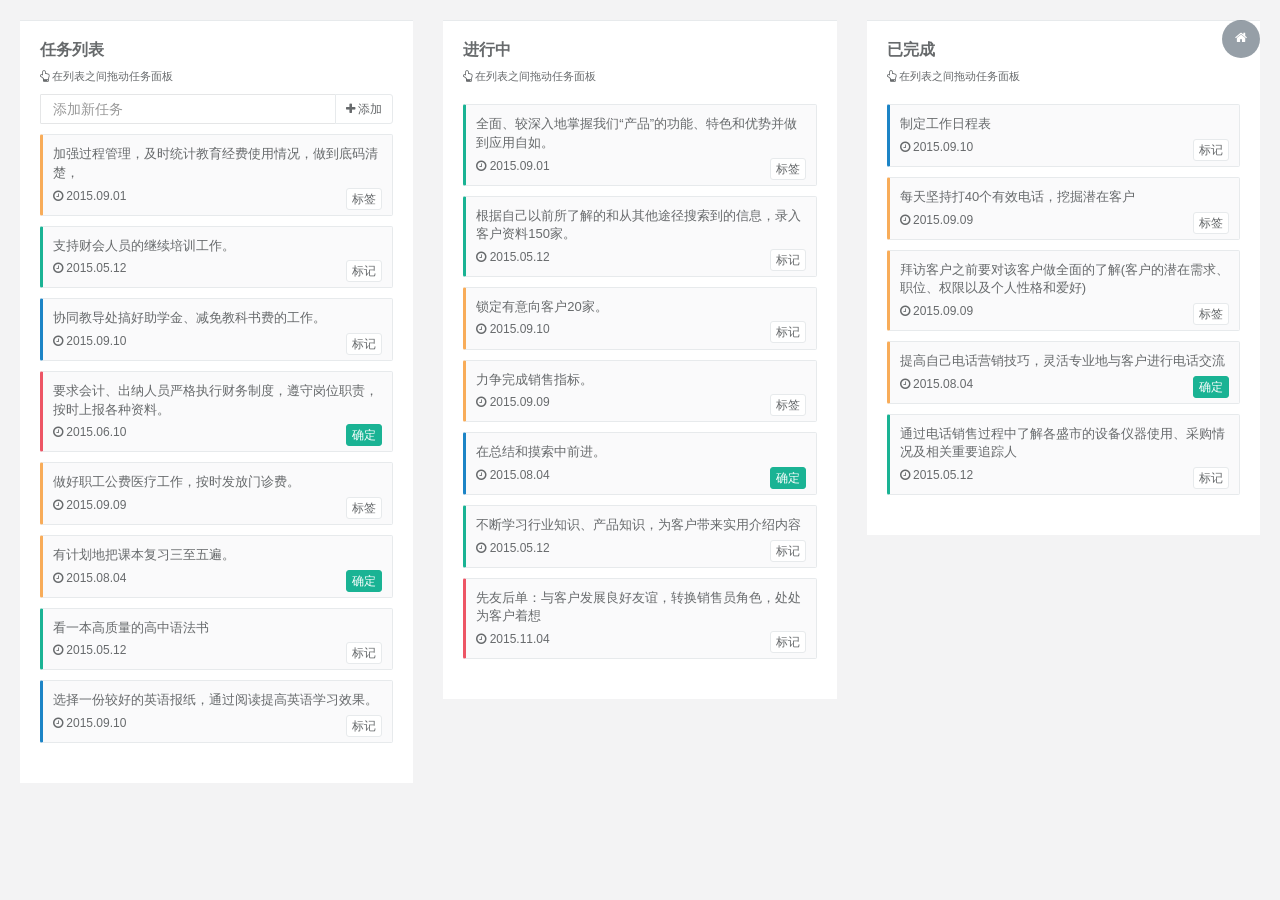
<file: agile_board.html>
<!DOCTYPE html>
<html>

<head>

    <meta charset="utf-8">
    <meta name="viewport" content="width=device-width, initial-scale=1.0">
    

    <title>H+ 后台主题UI框架 - 任务清单</title>
    <meta name="keywords" content="H+后台主题,后台bootstrap框架,会员中心主题,后台HTML,响应式后台">
    <meta name="description" content="H+是一个完全响应式，基于Bootstrap3最新版本开发的扁平化主题，她采用了主流的左右两栏式布局，使用了Html5+CSS3等现代技术">

    <link rel="shortcut icon" href="favicon.ico"> <link href="css/bootstrap.min.css?v=3.3.5" rel="stylesheet">
    <link href="css/font-awesome.min.css?v=4.4.0" rel="stylesheet">

    <link href="css/animate.min.css" rel="stylesheet">
    <link href="css/style.min.css?v=4.0.0" rel="stylesheet"><base target="_blank">

</head>

<body class="gray-bg">
    <div class="wrapper wrapper-content  animated fadeInRight">
        <div class="row">
            <div class="col-sm-4">
                <div class="ibox">
                    <div class="ibox-content">
                        <h3>任务列表</h3>
                        <p class="small"><i class="fa fa-hand-o-up"></i> 在列表之间拖动任务面板</p>

                        <div class="input-group">
                            <input type="text" placeholder="添加新任务" class="input input-sm form-control">
                            <span class="input-group-btn">
                                        <button type="button" class="btn btn-sm btn-white"> <i class="fa fa-plus"></i> 添加</button>
                                </span>
                        </div>

                        <ul class="sortable-list connectList agile-list">
                            <li class="warning-element">
                                加强过程管理，及时统计教育经费使用情况，做到底码清楚，
                                <div class="agile-detail">
                                    <a href="#" class="pull-right btn btn-xs btn-white">标签</a>
                                    <i class="fa fa-clock-o"></i> 2015.09.01
                                </div>
                            </li>
                            <li class="success-element">
                                支持财会人员的继续培训工作。
                                <div class="agile-detail">
                                    <a href="#" class="pull-right btn btn-xs btn-white">标记</a>
                                    <i class="fa fa-clock-o"></i> 2015.05.12
                                </div>
                            </li>
                            <li class="info-element">
                                协同教导处搞好助学金、减免教科书费的工作。
                                <div class="agile-detail">
                                    <a href="#" class="pull-right btn btn-xs btn-white">标记</a>
                                    <i class="fa fa-clock-o"></i> 2015.09.10
                                </div>
                            </li>
                            <li class="danger-element">
                                要求会计、出纳人员严格执行财务制度，遵守岗位职责，按时上报各种资料。
                                <div class="agile-detail">
                                    <a href="#" class="pull-right btn btn-xs btn-primary">确定</a>
                                    <i class="fa fa-clock-o"></i> 2015.06.10
                                </div>
                            </li>
                            <li class="warning-element">
                                做好职工公费医疗工作，按时发放门诊费。
                                <div class="agile-detail">
                                    <a href="#" class="pull-right btn btn-xs btn-white">标签</a>
                                    <i class="fa fa-clock-o"></i> 2015.09.09
                                </div>
                            </li>
                            <li class="warning-element">
                                有计划地把课本复习三至五遍。
                                <div class="agile-detail">
                                    <a href="#" class="pull-right btn btn-xs btn-primary">确定</a>
                                    <i class="fa fa-clock-o"></i> 2015.08.04
                                </div>
                            </li>
                            <li class="success-element">
                                看一本高质量的高中语法书
                                <div class="agile-detail">
                                    <a href="#" class="pull-right btn btn-xs btn-white">标记</a>
                                    <i class="fa fa-clock-o"></i> 2015.05.12
                                </div>
                            </li>
                            <li class="info-element">
                                选择一份较好的英语报纸，通过阅读提高英语学习效果。
                                <div class="agile-detail">
                                    <a href="#" class="pull-right btn btn-xs btn-white">标记</a>
                                    <i class="fa fa-clock-o"></i> 2015.09.10
                                </div>
                            </li>
                        </ul>
                    </div>
                </div>
            </div>
            <div class="col-sm-4">
                <div class="ibox">
                    <div class="ibox-content">
                        <h3>进行中</h3>
                        <p class="small"><i class="fa fa-hand-o-up"></i> 在列表之间拖动任务面板</p>
                        <ul class="sortable-list connectList agile-list">
                            <li class="success-element">
                                全面、较深入地掌握我们“产品”的功能、特色和优势并做到应用自如。
                                <div class="agile-detail">
                                    <a href="#" class="pull-right btn btn-xs btn-white">标签</a>
                                    <i class="fa fa-clock-o"></i> 2015.09.01
                                </div>
                            </li>
                            <li class="success-element">
                                根据自己以前所了解的和从其他途径搜索到的信息，录入客户资料150家。
                                <div class="agile-detail">
                                    <a href="#" class="pull-right btn btn-xs btn-white">标记</a>
                                    <i class="fa fa-clock-o"></i> 2015.05.12
                                </div>
                            </li>
                            <li class="warning-element">
                                锁定有意向客户20家。
                                <div class="agile-detail">
                                    <a href="#" class="pull-right btn btn-xs btn-white">标记</a>
                                    <i class="fa fa-clock-o"></i> 2015.09.10
                                </div>
                            </li>
                            <li class="warning-element">
                                力争完成销售指标。
                                <div class="agile-detail">
                                    <a href="#" class="pull-right btn btn-xs btn-white">标签</a>
                                    <i class="fa fa-clock-o"></i> 2015.09.09
                                </div>
                            </li>
                            <li class="info-element">
                                在总结和摸索中前进。
                                <div class="agile-detail">
                                    <a href="#" class="pull-right btn btn-xs btn-primary">确定</a>
                                    <i class="fa fa-clock-o"></i> 2015.08.04
                                </div>
                            </li>
                            <li class="success-element">
                                不断学习行业知识、产品知识，为客户带来实用介绍内容
                                <div class="agile-detail">
                                    <a href="#" class="pull-right btn btn-xs btn-white">标记</a>
                                    <i class="fa fa-clock-o"></i> 2015.05.12
                                </div>
                            </li>
                            <li class="danger-element">
                                先友后单：与客户发展良好友谊，转换销售员角色，处处为客户着想
                                <div class="agile-detail">
                                    <a href="#" class="pull-right btn btn-xs btn-white">标记</a>
                                    <i class="fa fa-clock-o"></i> 2015.11.04
                                </div>
                            </li>
                        </ul>
                    </div>
                </div>
            </div>
            <div class="col-sm-4">
                <div class="ibox">
                    <div class="ibox-content">
                        <h3>已完成</h3>
                        <p class="small"><i class="fa fa-hand-o-up"></i> 在列表之间拖动任务面板</p>
                        <ul class="sortable-list connectList agile-list">
                            <li class="info-element">
                                制定工作日程表
                                <div class="agile-detail">
                                    <a href="#" class="pull-right btn btn-xs btn-white">标记</a>
                                    <i class="fa fa-clock-o"></i> 2015.09.10
                                </div>
                            </li>
                            <li class="warning-element">
                                每天坚持打40个有效电话，挖掘潜在客户
                                <div class="agile-detail">
                                    <a href="#" class="pull-right btn btn-xs btn-white">标签</a>
                                    <i class="fa fa-clock-o"></i> 2015.09.09
                                </div>
                            </li>
                            <li class="warning-element">
                                拜访客户之前要对该客户做全面的了解(客户的潜在需求、职位、权限以及个人性格和爱好)
                                <div class="agile-detail">
                                    <a href="#" class="pull-right btn btn-xs btn-white">标签</a>
                                    <i class="fa fa-clock-o"></i> 2015.09.09
                                </div>
                            </li>
                            <li class="warning-element">
                                提高自己电话营销技巧，灵活专业地与客户进行电话交流
                                <div class="agile-detail">
                                    <a href="#" class="pull-right btn btn-xs btn-primary">确定</a>
                                    <i class="fa fa-clock-o"></i> 2015.08.04
                                </div>
                            </li>
                            <li class="success-element">
                                通过电话销售过程中了解各盛市的设备仪器使用、采购情况及相关重要追踪人
                                <div class="agile-detail">
                                    <a href="#" class="pull-right btn btn-xs btn-white">标记</a>
                                    <i class="fa fa-clock-o"></i> 2015.05.12
                                </div>
                            </li>

                        </ul>
                    </div>
                </div>
            </div>

        </div>


    </div>
    <script src="js/jquery.min.js?v=2.1.4"></script>
    <script src="js/bootstrap.min.js?v=3.3.5"></script>
    <script src="js/jquery-ui-1.10.4.min.js"></script>
    <script src="js/content.min.js?v=1.0.0"></script>
    <script>
        $(document).ready(function(){$(".sortable-list").sortable({connectWith:".connectList"}).disableSelection()});
    </script>

    <script type="text/javascript" src="http://tajs.qq.com/stats?sId=9051096" charset="UTF-8"></script>
</body>

</html>
</file>
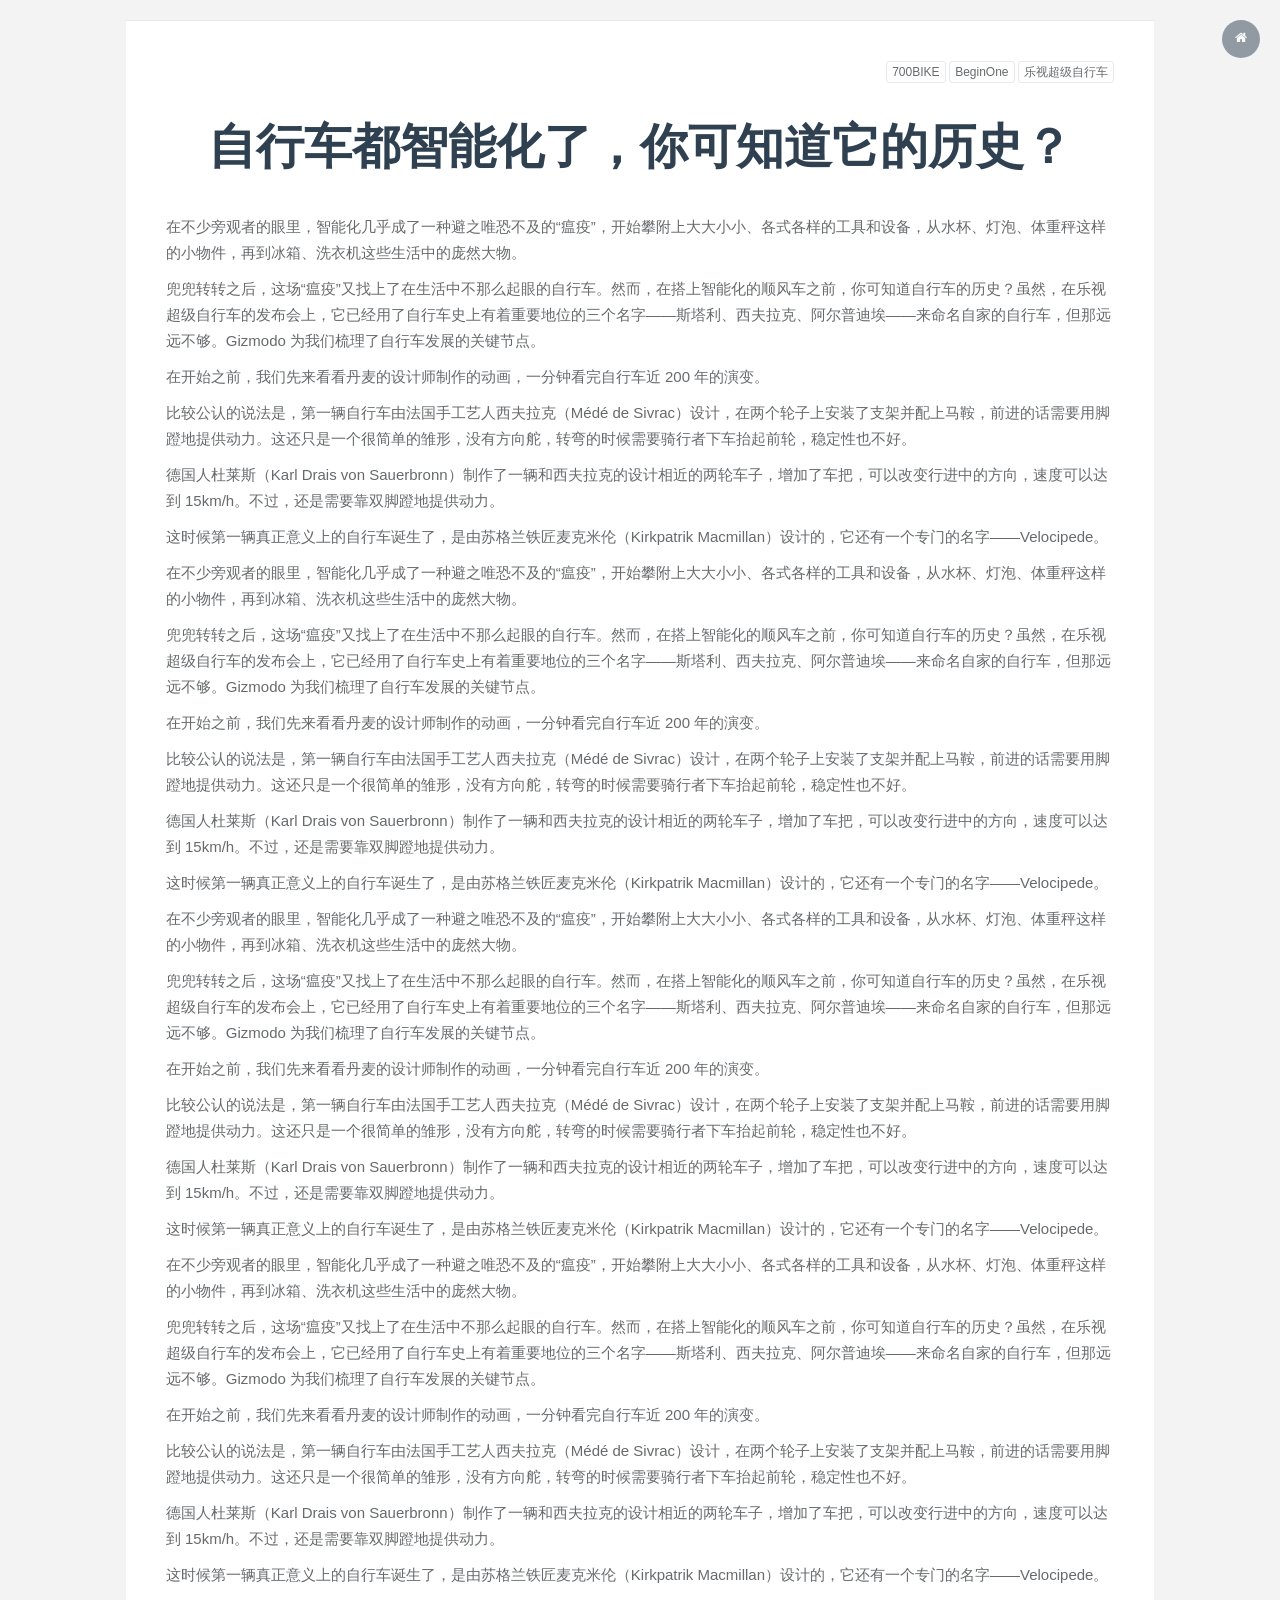
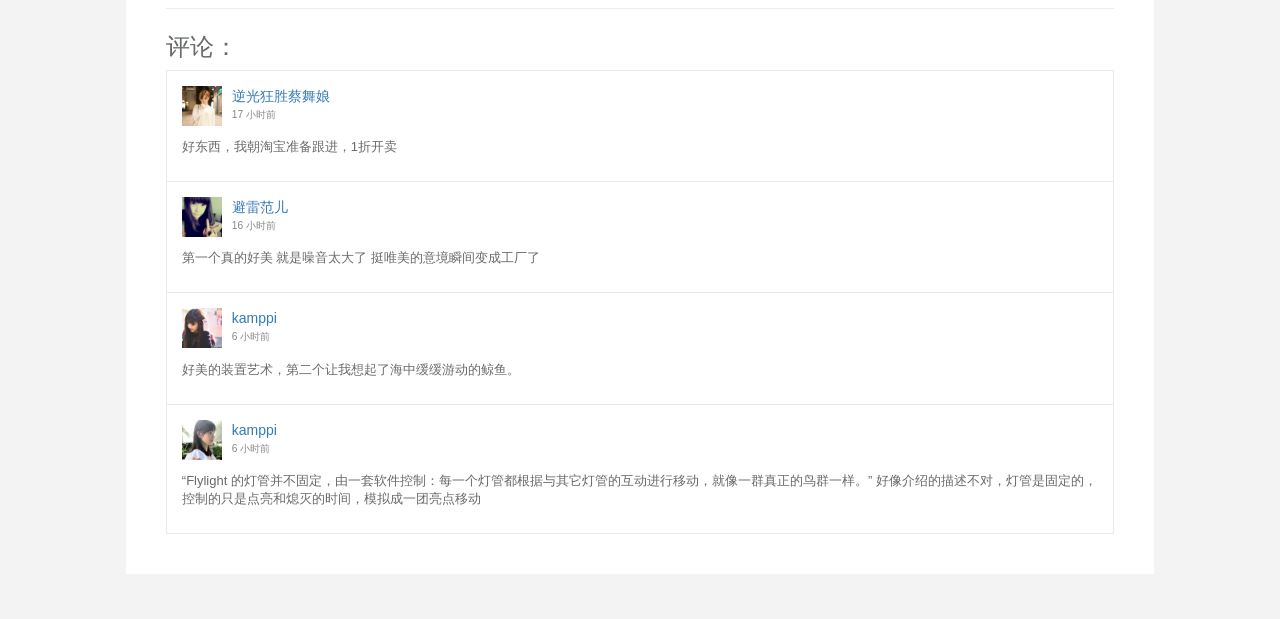
<file: article.html>
<!DOCTYPE html>
<html>

<head>

    <meta charset="utf-8">
    <meta name="viewport" content="width=device-width, initial-scale=1.0">
    

    <title>H+ 后台主题UI框架 - 文章页面</title>
    <meta name="keywords" content="H+后台主题,后台bootstrap框架,会员中心主题,后台HTML,响应式后台">
    <meta name="description" content="H+是一个完全响应式，基于Bootstrap3最新版本开发的扁平化主题，她采用了主流的左右两栏式布局，使用了Html5+CSS3等现代技术">

    <link rel="shortcut icon" href="favicon.ico"> <link href="css/bootstrap.min.css?v=3.3.5" rel="stylesheet">
    <link href="css/font-awesome.min.css?v=4.4.0" rel="stylesheet">

    <link href="css/animate.min.css" rel="stylesheet">
    <link href="css/style.min.css?v=4.0.0" rel="stylesheet"><base target="_blank">

</head>

<body class="gray-bg">
    <div class="wrapper wrapper-content  animated fadeInRight article">
        <div class="row">
            <div class="col-lg-10 col-lg-offset-1">
                <div class="ibox">
                    <div class="ibox-content">
                        <div class="pull-right">
                            <button class="btn btn-white btn-xs" type="button">700BIKE</button>
                            <button class="btn btn-white btn-xs" type="button">BeginOne</button>
                            <button class="btn btn-white btn-xs" type="button">乐视超级自行车</button>
                        </div>
                        <div class="text-center article-title">
                            <h1>
                                    自行车都智能化了，你可知道它的历史？
                                </h1>
                        </div>
                        <p>
                            在不少旁观者的眼里，智能化几乎成了一种避之唯恐不及的“瘟疫”，开始攀附上大大小小、各式各样的工具和设备，从水杯、灯泡、体重秤这样的小物件，再到冰箱、洗衣机这些生活中的庞然大物。
                        </p>
                        <p>
                            兜兜转转之后，这场“瘟疫”又找上了在生活中不那么起眼的自行车。然而，在搭上智能化的顺风车之前，你可知道自行车的历史？虽然，在乐视超级自行车的发布会上，它已经用了自行车史上有着重要地位的三个名字——斯塔利、西夫拉克、阿尔普迪埃——来命名自家的自行车，但那远远不够。Gizmodo 为我们梳理了自行车发展的关键节点。
                        </p>
                        <p>
                            在开始之前，我们先来看看丹麦的设计师制作的动画，一分钟看完自行车近 200 年的演变。
                        </p>
                        <p>
                            比较公认的说法是，第一辆自行车由法国手工艺人西夫拉克（Médé de Sivrac）设计，在两个轮子上安装了支架并配上马鞍，前进的话需要用脚蹬地提供动力。这还只是一个很简单的雏形，没有方向舵，转弯的时候需要骑行者下车抬起前轮，稳定性也不好。
                        </p>
                        <p>
                            德国人杜莱斯（Karl Drais von Sauerbronn）制作了一辆和西夫拉克的设计相近的两轮车子，增加了车把，可以改变行进中的方向，速度可以达到 15km/h。不过，还是需要靠双脚蹬地提供动力。
                        </p>
                        <p>
                            这时候第一辆真正意义上的自行车诞生了，是由苏格兰铁匠麦克米伦（Kirkpatrik Macmillan）设计的，它还有一个专门的名字——Velocipede。
                        </p>
                        <p>
                            在不少旁观者的眼里，智能化几乎成了一种避之唯恐不及的“瘟疫”，开始攀附上大大小小、各式各样的工具和设备，从水杯、灯泡、体重秤这样的小物件，再到冰箱、洗衣机这些生活中的庞然大物。
                        </p>
                        <p>
                            兜兜转转之后，这场“瘟疫”又找上了在生活中不那么起眼的自行车。然而，在搭上智能化的顺风车之前，你可知道自行车的历史？虽然，在乐视超级自行车的发布会上，它已经用了自行车史上有着重要地位的三个名字——斯塔利、西夫拉克、阿尔普迪埃——来命名自家的自行车，但那远远不够。Gizmodo 为我们梳理了自行车发展的关键节点。
                        </p>
                        <p>
                            在开始之前，我们先来看看丹麦的设计师制作的动画，一分钟看完自行车近 200 年的演变。
                        </p>
                        <p>
                            比较公认的说法是，第一辆自行车由法国手工艺人西夫拉克（Médé de Sivrac）设计，在两个轮子上安装了支架并配上马鞍，前进的话需要用脚蹬地提供动力。这还只是一个很简单的雏形，没有方向舵，转弯的时候需要骑行者下车抬起前轮，稳定性也不好。
                        </p>
                        <p>
                            德国人杜莱斯（Karl Drais von Sauerbronn）制作了一辆和西夫拉克的设计相近的两轮车子，增加了车把，可以改变行进中的方向，速度可以达到 15km/h。不过，还是需要靠双脚蹬地提供动力。
                        </p>
                        <p>
                            这时候第一辆真正意义上的自行车诞生了，是由苏格兰铁匠麦克米伦（Kirkpatrik Macmillan）设计的，它还有一个专门的名字——Velocipede。
                        </p>
                        <p>
                            在不少旁观者的眼里，智能化几乎成了一种避之唯恐不及的“瘟疫”，开始攀附上大大小小、各式各样的工具和设备，从水杯、灯泡、体重秤这样的小物件，再到冰箱、洗衣机这些生活中的庞然大物。
                        </p>
                        <p>
                            兜兜转转之后，这场“瘟疫”又找上了在生活中不那么起眼的自行车。然而，在搭上智能化的顺风车之前，你可知道自行车的历史？虽然，在乐视超级自行车的发布会上，它已经用了自行车史上有着重要地位的三个名字——斯塔利、西夫拉克、阿尔普迪埃——来命名自家的自行车，但那远远不够。Gizmodo 为我们梳理了自行车发展的关键节点。
                        </p>
                        <p>
                            在开始之前，我们先来看看丹麦的设计师制作的动画，一分钟看完自行车近 200 年的演变。
                        </p>
                        <p>
                            比较公认的说法是，第一辆自行车由法国手工艺人西夫拉克（Médé de Sivrac）设计，在两个轮子上安装了支架并配上马鞍，前进的话需要用脚蹬地提供动力。这还只是一个很简单的雏形，没有方向舵，转弯的时候需要骑行者下车抬起前轮，稳定性也不好。
                        </p>
                        <p>
                            德国人杜莱斯（Karl Drais von Sauerbronn）制作了一辆和西夫拉克的设计相近的两轮车子，增加了车把，可以改变行进中的方向，速度可以达到 15km/h。不过，还是需要靠双脚蹬地提供动力。
                        </p>
                        <p>
                            这时候第一辆真正意义上的自行车诞生了，是由苏格兰铁匠麦克米伦（Kirkpatrik Macmillan）设计的，它还有一个专门的名字——Velocipede。
                        </p>
                        <p>
                            在不少旁观者的眼里，智能化几乎成了一种避之唯恐不及的“瘟疫”，开始攀附上大大小小、各式各样的工具和设备，从水杯、灯泡、体重秤这样的小物件，再到冰箱、洗衣机这些生活中的庞然大物。
                        </p>
                        <p>
                            兜兜转转之后，这场“瘟疫”又找上了在生活中不那么起眼的自行车。然而，在搭上智能化的顺风车之前，你可知道自行车的历史？虽然，在乐视超级自行车的发布会上，它已经用了自行车史上有着重要地位的三个名字——斯塔利、西夫拉克、阿尔普迪埃——来命名自家的自行车，但那远远不够。Gizmodo 为我们梳理了自行车发展的关键节点。
                        </p>
                        <p>
                            在开始之前，我们先来看看丹麦的设计师制作的动画，一分钟看完自行车近 200 年的演变。
                        </p>
                        <p>
                            比较公认的说法是，第一辆自行车由法国手工艺人西夫拉克（Médé de Sivrac）设计，在两个轮子上安装了支架并配上马鞍，前进的话需要用脚蹬地提供动力。这还只是一个很简单的雏形，没有方向舵，转弯的时候需要骑行者下车抬起前轮，稳定性也不好。
                        </p>
                        <p>
                            德国人杜莱斯（Karl Drais von Sauerbronn）制作了一辆和西夫拉克的设计相近的两轮车子，增加了车把，可以改变行进中的方向，速度可以达到 15km/h。不过，还是需要靠双脚蹬地提供动力。
                        </p>
                        <p>
                            这时候第一辆真正意义上的自行车诞生了，是由苏格兰铁匠麦克米伦（Kirkpatrik Macmillan）设计的，它还有一个专门的名字——Velocipede。
                        </p>
                        <hr>

                        <div class="row">
                            <div class="col-lg-12">

                                <h2>评论：</h2>
                                <div class="social-feed-box">
                                    <div class="social-avatar">
                                        <a href="" class="pull-left">
                                            <img alt="image" src="img/a1.jpg">
                                        </a>
                                        <div class="media-body">
                                            <a href="#">
                                                    逆光狂胜蔡舞娘
                                                </a>
                                            <small class="text-muted">17 小时前</small>
                                        </div>
                                    </div>
                                    <div class="social-body">
                                        <p>
                                            好东西，我朝淘宝准备跟进，1折开卖
                                        </p>
                                    </div>
                                </div>
                                <div class="social-feed-box">
                                    <div class="social-avatar">
                                        <a href="" class="pull-left">
                                            <img alt="image" src="img/a2.jpg">
                                        </a>
                                        <div class="media-body">
                                            <a href="#">
                                                    避雷范儿
                                                </a>
                                            <small class="text-muted"> 16 小时前</small>
                                        </div>
                                    </div>
                                    <div class="social-body">
                                        <p>
                                            第一个真的好美 就是噪音太大了 挺唯美的意境瞬间变成工厂了
                                        </p>
                                    </div>
                                </div>
                                <div class="social-feed-box">
                                    <div class="social-avatar">
                                        <a href="" class="pull-left">
                                            <img alt="image" src="img/a3.jpg">
                                        </a>
                                        <div class="media-body">
                                            <a href="#">
                                                    kamppi
                                                </a>
                                            <small class="text-muted"> 6 小时前</small>
                                        </div>
                                    </div>
                                    <div class="social-body">
                                        <p>
                                            好美的装置艺术，第二个让我想起了海中缓缓游动的鲸鱼。
                                        </p>
                                    </div>
                                </div>
                                <div class="social-feed-box">
                                    <div class="social-avatar">
                                        <a href="" class="pull-left">
                                            <img alt="image" src="img/a5.jpg">
                                        </a>
                                        <div class="media-body">
                                            <a href="#">
                                                    kamppi
                                                </a>
                                            <small class="text-muted">6 小时前</small>
                                        </div>
                                    </div>
                                    <div class="social-body">
                                        <p>
                                            “Flylight 的灯管并不固定，由一套软件控制：每一个灯管都根据与其它灯管的互动进行移动，就像一群真正的鸟群一样。” 好像介绍的描述不对，灯管是固定的，控制的只是点亮和熄灭的时间，模拟成一团亮点移动
                                        </p>
                                    </div>
                                </div>


                            </div>
                        </div>


                    </div>
                </div>
            </div>
        </div>

    </div>
    <script src="js/jquery.min.js?v=2.1.4"></script>
    <script src="js/bootstrap.min.js?v=3.3.5"></script>
    <script src="js/content.min.js?v=1.0.0"></script>
    <script type="text/javascript" src="http://tajs.qq.com/stats?sId=9051096" charset="UTF-8"></script>
</body>

</html>
</file>
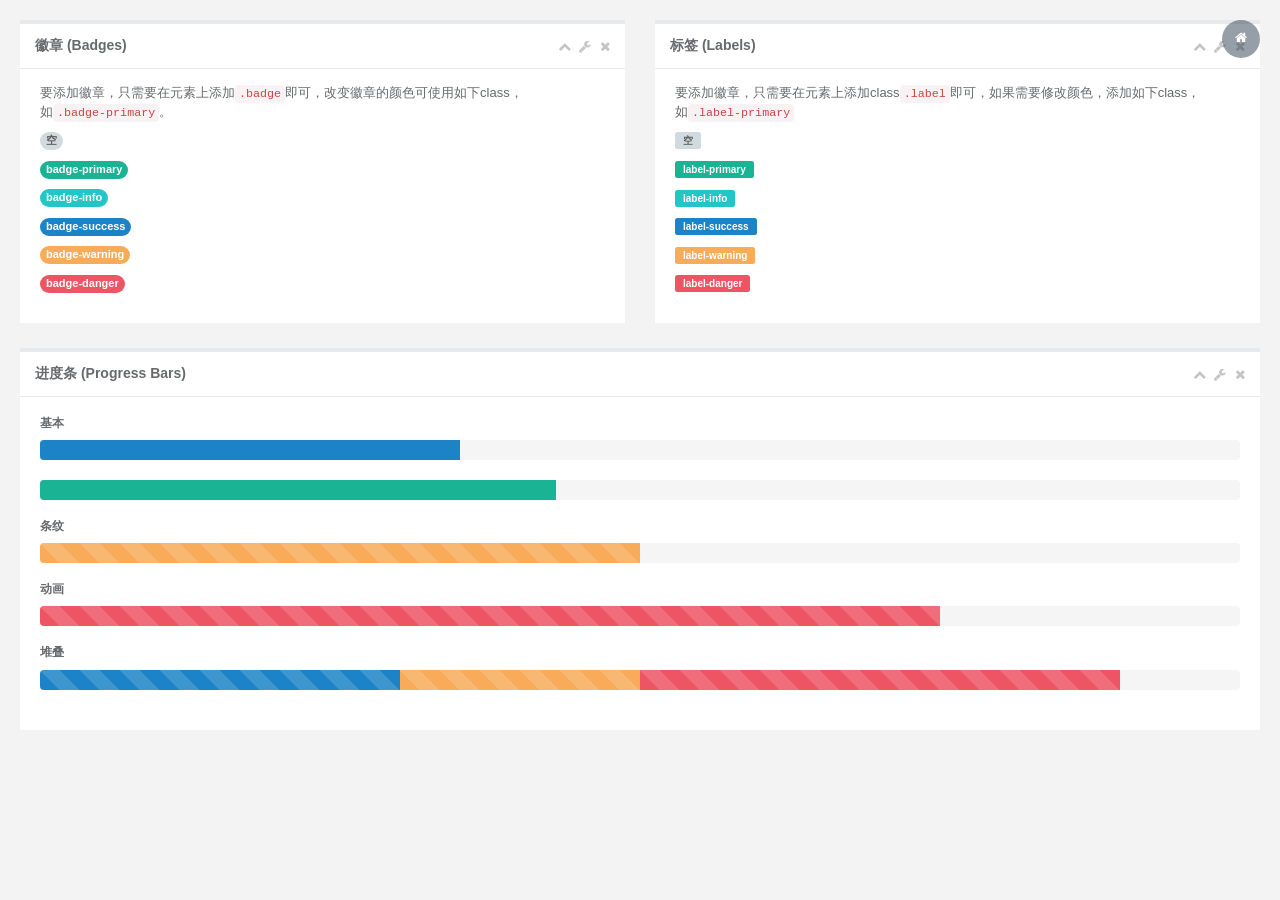
<file: badges_labels.html>
<!DOCTYPE html>
<html>

<head>

    <meta charset="utf-8">
    <meta name="viewport" content="width=device-width, initial-scale=1.0">
    

    <title>H+ 后台主题UI框架 - 徽章，标签，进度条</title>
    <meta name="keywords" content="H+后台主题,后台bootstrap框架,会员中心主题,后台HTML,响应式后台">
    <meta name="description" content="H+是一个完全响应式，基于Bootstrap3最新版本开发的扁平化主题，她采用了主流的左右两栏式布局，使用了Html5+CSS3等现代技术">

    <link rel="shortcut icon" href="favicon.ico"> <link href="css/bootstrap.min.css?v=3.3.5" rel="stylesheet">
    <link href="css/font-awesome.min.css?v=4.4.0" rel="stylesheet">

    <link href="css/animate.min.css" rel="stylesheet">
    <link href="css/style.min.css?v=4.0.0" rel="stylesheet"><base target="_blank">

</head>

<body class="gray-bg">
    <div class="wrapper wrapper-content animated fadeInRight">
        <div class="row">
            <div class="col-sm-6">
                <div class="ibox float-e-margins">
                    <div class="ibox-title">
                        <h5>徽章 (Badges)</h5>
                        <div class="ibox-tools">
                            <a class="collapse-link">
                                <i class="fa fa-chevron-up"></i>
                            </a>
                            <a class="dropdown-toggle" data-toggle="dropdown" href="badges_labels.html#">
                                <i class="fa fa-wrench"></i>
                            </a>
                            <ul class="dropdown-menu dropdown-user">
                                <li><a href="badges_labels.html#">选项1</a>
                                </li>
                                <li><a href="badges_labels.html#">选项2</a>
                                </li>
                            </ul>
                            <a class="close-link">
                                <i class="fa fa-times"></i>
                            </a>
                        </div>
                    </div>
                    <div class="ibox-content">
                        <p>
                            要添加徽章，只需要在元素上添加<code>.badge</code>即可，改变徽章的颜色可使用如下class，如<code>.badge-primary</code>。
                        </p>
                        <p><span class="badge">空</span>
                        </p>
                        <p><span class="badge badge-primary">badge-primary</span>
                        </p>
                        <p><span class="badge badge-info">badge-info</span>
                        </p>
                        <p><span class="badge badge-success">badge-success</span>
                        </p>
                        <p><span class="badge badge-warning">badge-warning</span>
                        </p>
                        <p><span class="badge badge-danger">badge-danger</span>
                        </p>
                    </div>
                </div>
            </div>

            <div class="col-sm-6">
                <div class="ibox float-e-margins">
                    <div class="ibox-title">
                        <h5>标签 (Labels)</h5>
                        <div class="ibox-tools">
                            <a class="collapse-link">
                                <i class="fa fa-chevron-up"></i>
                            </a>
                            <a class="dropdown-toggle" data-toggle="dropdown" href="badges_labels.html#">
                                <i class="fa fa-wrench"></i>
                            </a>
                            <ul class="dropdown-menu dropdown-user">
                                <li><a href="badges_labels.html#">选项1</a>
                                </li>
                                <li><a href="badges_labels.html#">选项2</a>
                                </li>
                            </ul>
                            <a class="close-link">
                                <i class="fa fa-times"></i>
                            </a>
                        </div>
                    </div>
                    <div class="ibox-content">
                        <p>
                            要添加徽章，只需要在元素上添加class<code>.label</code>即可，如果需要修改颜色，添加如下class，如<code>.label-primary</code>
                        </p>
                        <p><span class="label">空</span>
                        </p>
                        <p><span class="label label-primary">label-primary</span>
                        </p>
                        <p><span class="label label-info">label-info</span>
                        </p>
                        <p><span class="label label-success">label-success</span>
                        </p>
                        <p><span class="label label-warning">label-warning</span>
                        </p>
                        <p><span class="label label-danger">label-danger</span>
                        </p>
                    </div>
                </div>
            </div>

        </div>
        <div class="row">
            <div class="col-sm-12">
                <div class="ibox float-e-margins">
                    <div class="ibox-title">
                        <h5>进度条 (Progress Bars)</h5>
                        <div class="ibox-tools">
                            <a class="collapse-link">
                                <i class="fa fa-chevron-up"></i>
                            </a>
                            <a class="dropdown-toggle" data-toggle="dropdown" href="badges_labels.html#">
                                <i class="fa fa-wrench"></i>
                            </a>
                            <ul class="dropdown-menu dropdown-user">
                                <li><a href="badges_labels.html#">选项1</a>
                                </li>
                                <li><a href="badges_labels.html#">选项2</a>
                                </li>
                            </ul>
                            <a class="close-link">
                                <i class="fa fa-times"></i>
                            </a>
                        </div>
                    </div>
                    <div class="ibox-content">
                        <h5>基本</h5>
                        <div class="progress">
                            <div style="width: 35%" aria-valuemax="100" aria-valuemin="0" aria-valuenow="35" role="progressbar" class="progress-bar progress-bar-success">
                                <span class="sr-only">35% Complete (success)</span>
                            </div>
                        </div>

                        <div class="progress progress-bar-default">
                            <div style="width: 43%" aria-valuemax="100" aria-valuemin="0" aria-valuenow="43" role="progressbar" class="progress-bar">
                                <span class="sr-only">43% Complete (success)</span>
                            </div>
                        </div>

                        <h5>条纹</h5>

                        <div class="progress progress-striped">
                            <div style="width: 50%" aria-valuemax="100" aria-valuemin="0" aria-valuenow="50" role="progressbar" class="progress-bar progress-bar-warning">
                                <span class="sr-only">40% Complete (success)</span>
                            </div>
                        </div>

                        <h5>动画</h5>

                        <div class="progress progress-striped active">
                            <div style="width: 75%" aria-valuemax="100" aria-valuemin="0" aria-valuenow="75" role="progressbar" class="progress-bar progress-bar-danger">
                                <span class="sr-only">40% Complete (success)</span>
                            </div>
                        </div>

                        <h5>堆叠</h5>

                        <div class="progress progress-striped active">
                            <div style="width: 30%" class="progress-bar progress-bar-success">
                                <span class="sr-only">30% Complete (success)</span>
                            </div>
                            <div style="width: 20%" class="progress-bar progress-bar-warning">
                                <span class="sr-only">15% Complete (warning)</span>
                            </div>
                            <div style="width: 40%" class="progress-bar progress-bar-danger">
                                <span class="sr-only">40% Complete (danger)</span>
                            </div>
                        </div>

                    </div>
                </div>
            </div>
        </div>
    </div>
    <script src="js/jquery.min.js?v=2.1.4"></script>
    <script src="js/bootstrap.min.js?v=3.3.5"></script>
    <script src="js/content.min.js?v=1.0.0"></script>
    <script type="text/javascript" src="http://tajs.qq.com/stats?sId=9051096" charset="UTF-8"></script>

</body>

</html>
</file>
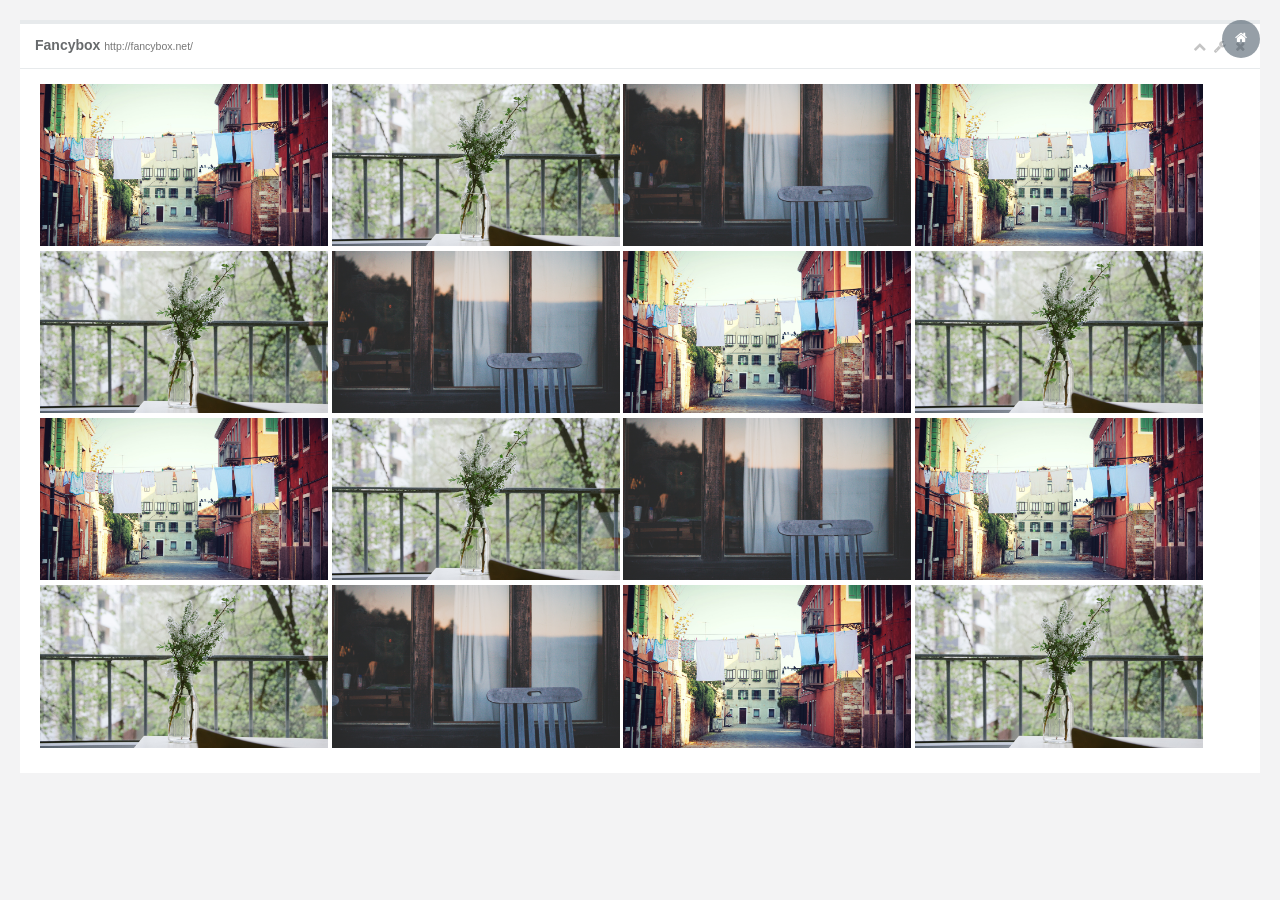
<file: basic_gallery.html>
<!DOCTYPE html>
<html>

<head>

    <meta charset="utf-8">
    <meta name="viewport" content="width=device-width, initial-scale=1.0">
    

    <title>H+ 后台主题UI框架 - 基本图库</title>
    <meta name="keywords" content="H+后台主题,后台bootstrap框架,会员中心主题,后台HTML,响应式后台">
    <meta name="description" content="H+是一个完全响应式，基于Bootstrap3最新版本开发的扁平化主题，她采用了主流的左右两栏式布局，使用了Html5+CSS3等现代技术">

    <link rel="shortcut icon" href="favicon.ico"> <link href="css/bootstrap.min.css?v=3.3.5" rel="stylesheet">
    <link href="css/font-awesome.min.css?v=4.4.0" rel="stylesheet">
    <link href="js/plugins/fancybox/jquery.fancybox.css" rel="stylesheet">
    <link href="css/animate.min.css" rel="stylesheet">
    <link href="css/style.min.css?v=4.0.0" rel="stylesheet"><base target="_blank">

</head>

<body class="gray-bg">
    <div class="wrapper wrapper-content">
        <div class="row">
            <div class="col-sm-12">
                <div class="ibox float-e-margins">
                    <div class="ibox-title">
                        <h5>Fancybox <small>http://fancybox.net/</small></h5>
                        <div class="ibox-tools">
                            <a class="collapse-link">
                                <i class="fa fa-chevron-up"></i>
                            </a>
                            <a class="dropdown-toggle" data-toggle="dropdown" href="basic_gallery.html#">
                                <i class="fa fa-wrench"></i>
                            </a>
                            <ul class="dropdown-menu dropdown-user">
                                <li><a href="basic_gallery.html#">选项1</a>
                                </li>
                                <li><a href="basic_gallery.html#">选项2</a>
                                </li>
                            </ul>
                            <a class="close-link">
                                <i class="fa fa-times"></i>
                            </a>
                        </div>
                    </div>
                    <div class="ibox-content">

                        <a class="fancybox" href="img/p1.jpg" title="图片1">
                            <img alt="image" src="img/p_big1.jpg" />
                        </a>
                        <a class="fancybox" href="img/p2.jpg" title="图片2">
                            <img alt="image" src="img/p_big2.jpg" />
                        </a>
                        <a class="fancybox" href="img/p3.jpg" title="图片3">
                            <img alt="image" src="img/p_big3.jpg" />
                        </a>
                        <a class="fancybox" href="img/p1.jpg" title="图片4">
                            <img alt="image" src="img/p_big1.jpg" />
                        </a>
                        <a class="fancybox" href="img/p2.jpg" title="图片5">
                            <img alt="image" src="img/p_big2.jpg" />
                        </a>
                        <a class="fancybox" href="img/p3.jpg" title="图片6">
                            <img alt="image" src="img/p_big3.jpg" />
                        </a>
                        <a class="fancybox" href="img/p1.jpg" title="图片7">
                            <img alt="image" src="img/p_big1.jpg" />
                        </a>
                        <a class="fancybox" href="img/p2.jpg" title="图片8">
                            <img alt="image" src="img/p_big2.jpg" />
                        </a>
                        <a class="fancybox" href="img/p1.jpg" title="图片9">
                            <img alt="image" src="img/p_big1.jpg" />
                        </a>
                        <a class="fancybox" href="img/p2.jpg" title="图片10">
                            <img alt="image" src="img/p_big2.jpg" />
                        </a>
                        <a class="fancybox" href="img/p3.jpg" title="图片11">
                            <img alt="image" src="img/p_big3.jpg" />
                        </a>
                        <a class="fancybox" href="img/p1.jpg" title="图片12">
                            <img alt="image" src="img/p_big1.jpg" />
                        </a>
                        <a class="fancybox" href="img/p2.jpg" title="图片13">
                            <img alt="image" src="img/p_big2.jpg" />
                        </a>
                        <a class="fancybox" href="img/p3.jpg" title="图片14">
                            <img alt="image" src="img/p_big3.jpg" />
                        </a>
                        <a class="fancybox" href="img/p1.jpg" title="图片15">
                            <img alt="image" src="img/p_big1.jpg" />
                        </a>
                        <a class="fancybox" href="img/p2.jpg" title="图片16">
                            <img alt="image" src="img/p_big2.jpg" />
                        </a>


                    </div>
                </div>
            </div>

        </div>
    </div>
    <script src="js/jquery.min.js?v=2.1.4"></script>
    <script src="js/bootstrap.min.js?v=3.3.5"></script>
    <script src="js/plugins/peity/jquery.peity.min.js"></script>
    <script src="js/content.min.js?v=1.0.0"></script>
    <script src="js/plugins/fancybox/jquery.fancybox.js"></script>
    <script>
        $(document).ready(function(){$(".fancybox").fancybox({openEffect:"none",closeEffect:"none"})});
    </script>

    <script type="text/javascript" src="http://tajs.qq.com/stats?sId=9051096" charset="UTF-8"></script>
</body>

</html>
</file>
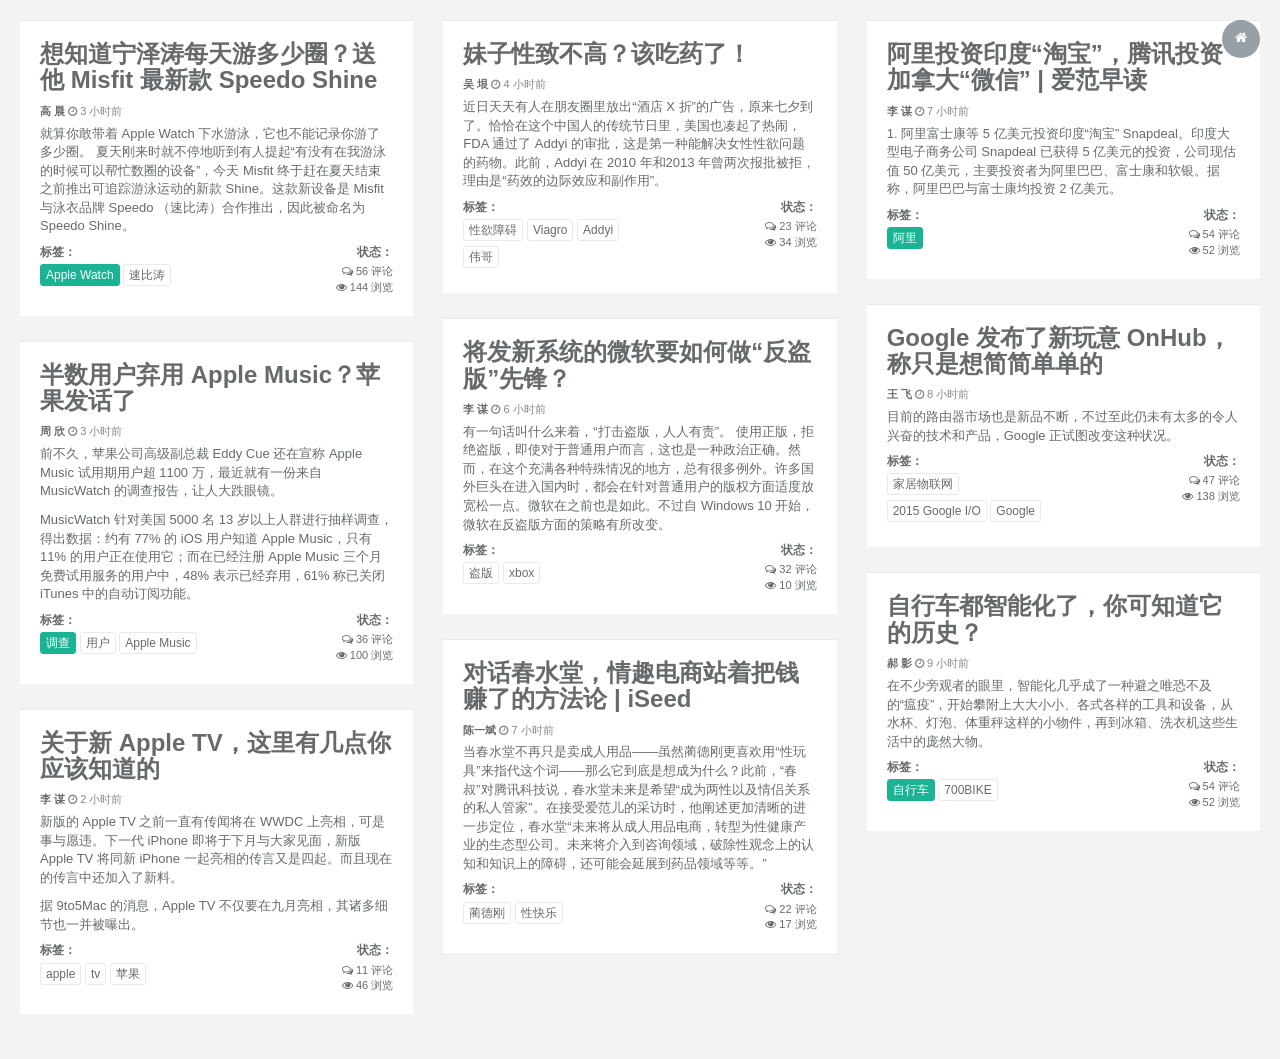
<file: blog.html>
<!DOCTYPE html>
<html>

<head>

    <meta charset="utf-8">
    <meta name="viewport" content="width=device-width, initial-scale=1.0">
    

    <title>H+ 后台主题UI框架 - 文章列表</title>
    <meta name="keywords" content="H+后台主题,后台bootstrap框架,会员中心主题,后台HTML,响应式后台">
    <meta name="description" content="H+是一个完全响应式，基于Bootstrap3最新版本开发的扁平化主题，她采用了主流的左右两栏式布局，使用了Html5+CSS3等现代技术">

    <link rel="shortcut icon" href="favicon.ico"> <link href="css/bootstrap.min.css?v=3.3.5" rel="stylesheet">
    <link href="css/font-awesome.min.css?v=4.4.0" rel="stylesheet">

    <link href="css/animate.min.css" rel="stylesheet">
    <link href="css/style.min.css?v=4.0.0" rel="stylesheet"><base target="_blank">

</head>

<body class="gray-bg">
    <div class="wrapper wrapper-content  animated fadeInRight blog">
        <div class="row">
            <div class="col-lg-4">
                <div class="ibox">
                    <div class="ibox-content">
                        <a href="article.html" class="btn-link">
                            <h2>
                                    想知道宁泽涛每天游多少圈？送他 Misfit 最新款 Speedo Shine
                                </h2>
                        </a>
                        <div class="small m-b-xs">
                            <strong>高 晨</strong> <span class="text-muted"><i class="fa fa-clock-o"></i> 3 小时前</span>
                        </div>
                        <p>
                            就算你敢带着 Apple Watch 下水游泳，它也不能记录你游了多少圈。 夏天刚来时就不停地听到有人提起“有没有在我游泳的时候可以帮忙数圈的设备”，今天 Misfit 终于赶在夏天结束之前推出可追踪游泳运动的新款 Shine。这款新设备是 Misfit 与泳衣品牌 Speedo （速比涛）合作推出，因此被命名为 Speedo Shine。
                        </p>
                        <div class="row">
                            <div class="col-md-6">
                                <h5>标签：</h5>
                                <button class="btn btn-primary btn-xs" type="button">Apple Watch</button>
                                <button class="btn btn-white btn-xs" type="button">速比涛</button>
                            </div>
                            <div class="col-md-6">
                                <div class="small text-right">
                                    <h5>状态：</h5>
                                    <div> <i class="fa fa-comments-o"> </i> 56 评论 </div>
                                    <i class="fa fa-eye"> </i> 144 浏览
                                </div>
                            </div>
                        </div>
                    </div>
                </div>
                <div class="ibox">
                    <div class="ibox-content">
                        <a href="article.html" class="btn-link">
                            <h2>
                                    半数用户弃用 Apple Music？苹果发话了
                                </h2>
                        </a>
                        <div class="small m-b-xs">
                            <strong>周 欣</strong> <span class="text-muted"><i class="fa fa-clock-o"></i> 3 小时前</span>
                        </div>
                        <p>
                            前不久，苹果公司高级副总裁 Eddy Cue 还在宣称 Apple Music 试用期用户超 1100 万，最近就有一份来自 MusicWatch 的调查报告，让人大跌眼镜。


                        </p>
                        <p>
                            MusicWatch 针对美国 5000 名 13 岁以上人群进行抽样调查，得出数据：约有 77% 的 iOS 用户知道 Apple Music，只有 11% 的用户正在使用它；而在已经注册 Apple Music 三个月免费试用服务的用户中，48% 表示已经弃用，61% 称已关闭 iTunes 中的自动订阅功能。
                        </p>
                        <div class="row">
                            <div class="col-md-6">
                                <h5>标签：</h5>
                                <button class="btn btn-primary btn-xs" type="button">调查</button>
                                <button class="btn btn-white btn-xs" type="button">用户</button>
                                <button class="btn btn-white btn-xs" type="button">Apple Music</button>
                            </div>
                            <div class="col-md-6">
                                <div class="small text-right">
                                    <h5>状态：</h5>
                                    <div> <i class="fa fa-comments-o"> </i> 36 评论 </div>
                                    <i class="fa fa-eye"> </i> 100 浏览
                                </div>
                            </div>
                        </div>
                    </div>
                </div>
                <div class="ibox">
                    <div class="ibox-content">
                        <a href="article.html" class="btn-link">
                            <h2>
                                    关于新 Apple TV，这里有几点你应该知道的
                                </h2>
                        </a>
                        <div class="small m-b-xs">
                            <strong>李 谋</strong> <span class="text-muted"><i class="fa fa-clock-o"></i> 2 小时前</span>
                        </div>
                        <p>
                            新版的 Apple TV 之前一直有传闻将在 WWDC 上亮相，可是事与愿违。下一代 iPhone 即将于下月与大家见面，新版 Apple TV 将同新 iPhone 一起亮相的传言又是四起。而且现在的传言中还加入了新料。</p>
                        <p>

                            据 9to5Mac 的消息，Apple TV 不仅要在九月亮相，其诸多细节也一并被曝出。
                        </p>
                        <div class="row">
                            <div class="col-md-6">
                                <h5>标签：</h5>
                                <button class="btn btn-white btn-xs" type="button">apple</button>
                                <button class="btn btn-white btn-xs" type="button">tv</button>
                                <button class="btn btn-white btn-xs" type="button">苹果</button>
                            </div>
                            <div class="col-md-6">
                                <div class="small text-right">
                                    <h5>状态：</h5>
                                    <div> <i class="fa fa-comments-o"> </i> 11 评论 </div>
                                    <i class="fa fa-eye"> </i> 46 浏览
                                </div>
                            </div>
                        </div>
                    </div>
                </div>
            </div>
            <div class="col-lg-4">
                <div class="ibox">
                    <div class="ibox-content">
                        <a href="article.html" class="btn-link">
                            <h2>
                                    妹子性致不高？该吃药了！
                                </h2>
                        </a>
                        <div class="small m-b-xs">
                            <strong>吴 垠</strong> <span class="text-muted"><i class="fa fa-clock-o"></i> 4 小时前</span>
                        </div>
                        <p>
                            近日天天有人在朋友圈里放出“酒店 X 折”的广告，原来七夕到了。恰恰在这个中国人的传统节日里，美国也凑起了热闹，FDA 通过了 Addyi 的审批，这是第一种能解决女性性欲问题的药物。此前，Addyi 在 2010 年和2013 年曾两次报批被拒，理由是“药效的边际效应和副作用”。</p>
                        <div class="row">
                            <div class="col-md-6">
                                <h5>标签：</h5>
                                <button class="btn btn-white btn-xs" type="button">性欲障碍</button>
                                <button class="btn btn-white btn-xs" type="button">Viagro</button>
                                <button class="btn btn-white btn-xs" type="button">Addyi</button>
                                <button class="btn btn-white btn-xs" type="button">伟哥</button>
                            </div>
                            <div class="col-md-6">
                                <div class="small text-right">
                                    <h5>状态：</h5>
                                    <div> <i class="fa fa-comments-o"> </i> 23 评论 </div>
                                    <i class="fa fa-eye"> </i> 34 浏览
                                </div>
                            </div>
                        </div>
                    </div>
                </div>
                <div class="ibox">
                    <div class="ibox-content">
                        <a href="article.html" class="btn-link">
                            <h2>
                                    
将发新系统的微软要如何做“反盗版”先锋？
                                </h2>
                        </a>
                        <div class="small m-b-xs">
                            <strong>李 谋</strong> <span class="text-muted"><i class="fa fa-clock-o"></i> 6 小时前</span>
                        </div>
                        <p>
                            有一句话叫什么来着，“打击盗版，人人有责”。 使用正版，拒绝盗版，即使对于普通用户而言，这也是一种政治正确。然而，在这个充满各种特殊情况的地方，总有很多例外。许多国外巨头在进入国内时，都会在针对普通用户的版权方面适度放宽松一点。微软在之前也是如此。不过自 Windows 10 开始，微软在反盗版方面的策略有所改变。
                        </p>
                        <div class="row">
                            <div class="col-md-6">
                                <h5>标签：</h5>
                                <button class="btn btn-white btn-xs" type="button">盗版</button>
                                <button class="btn btn-white btn-xs" type="button">xbox</button>
                            </div>
                            <div class="col-md-6">
                                <div class="small text-right">
                                    <h5>状态：</h5>
                                    <div> <i class="fa fa-comments-o"> </i> 32 评论 </div>
                                    <i class="fa fa-eye"> </i> 10 浏览
                                </div>
                            </div>
                        </div>
                    </div>
                </div>
                <div class="ibox">
                    <div class="ibox-content">
                        <a href="article.html" class="btn-link">
                            <h2>
                                    对话春水堂，情趣电商站着把钱赚了的方法论 | iSeed
                                </h2>
                        </a>
                        <div class="small m-b-xs">
                            <strong>陈一斌</strong> <span class="text-muted"><i class="fa fa-clock-o"></i> 7 小时前</span>
                        </div>
                        <p>
                            当春水堂不再只是卖成人用品——虽然蔺德刚更喜欢用“性玩具”来指代这个词——那么它到底是想成为什么？此前，“春叔”对腾讯科技说，春水堂未来是希望“成为两性以及情侣关系的私人管家”。在接受爱范儿的采访时，他阐述更加清晰的进一步定位，春水堂“未来将从成人用品电商，转型为性健康产业的生态型公司。未来将介入到咨询领域，破除性观念上的认知和知识上的障碍，还可能会延展到药品领域等等。”
                        </p>
                        <div class="row">
                            <div class="col-md-6">
                                <h5>标签：</h5>
                                <button class="btn btn-white btn-xs" type="button">蔺德刚</button>
                                <button class="btn btn-white btn-xs" type="button">性快乐</button>

                            </div>
                            <div class="col-md-6">
                                <div class="small text-right">
                                    <h5>状态：</h5>
                                    <div> <i class="fa fa-comments-o"> </i> 22 评论 </div>
                                    <i class="fa fa-eye"> </i> 17 浏览
                                </div>
                            </div>
                        </div>
                    </div>
                </div>
            </div>
            <div class="col-lg-4">
                <div class="ibox">
                    <div class="ibox-content">
                        <a href="article.html" class="btn-link">
                            <h2>
                                    阿里投资印度“淘宝”，腾讯投资加拿大“微信” | 爱范早读
                                </h2>
                        </a>
                        <div class="small m-b-xs">
                            <strong>李 谋</strong> <span class="text-muted"><i class="fa fa-clock-o"></i>  7 小时前</span>
                        </div>
                        <p>
                            1. 阿里富士康等 5 亿美元投资印度“淘宝” Snapdeal。印度大型电子商务公司 Snapdeal 已获得 5 亿美元的投资，公司现估值 50 亿美元，主要投资者为阿里巴巴、富士康和软银。据称，阿里巴巴与富士康均投资 2 亿美元。
                        </p>
                        <div class="row">
                            <div class="col-md-6">
                                <h5>标签：</h5>
                                <button class="btn btn-primary btn-xs" type="button">阿里</button>
                            </div>
                            <div class="col-md-6">
                                <div class="small text-right">
                                    <h5>状态：</h5>
                                    <div> <i class="fa fa-comments-o"> </i> 54 评论 </div>
                                    <i class="fa fa-eye"> </i> 52 浏览
                                </div>
                            </div>
                        </div>
                    </div>
                </div>
                <div class="ibox">
                    <div class="ibox-content">
                        <a href="article.html" class="btn-link">
                            <h2>
                                    Google 发布了新玩意 OnHub，称只是想简简单单的
                                </h2>
                        </a>
                        <div class="small m-b-xs">
                            <strong>王 飞</strong> <span class="text-muted"><i class="fa fa-clock-o"></i> 8 小时前</span>
                        </div>
                        <p>
                            目前的路由器市场也是新品不断，不过至此仍未有太多的令人兴奋的技术和产品，Google 正试图改变这种状况。
                        </p>
                        <div class="row">
                            <div class="col-md-6">
                                <h5>标签：</h5>
                                <button class="btn btn-white btn-xs" type="button">家居物联网</button>
                                <button class="btn btn-white btn-xs" type="button">2015 Google I/O</button>
                                <button class="btn btn-white btn-xs" type="button">Google</button>
                            </div>
                            <div class="col-md-6">
                                <div class="small text-right">
                                    <h5>状态：</h5>
                                    <div> <i class="fa fa-comments-o"> </i> 47 评论 </div>
                                    <i class="fa fa-eye"> </i> 138 浏览
                                </div>
                            </div>
                        </div>
                    </div>
                </div>
                <div class="ibox">
                    <div class="ibox-content">
                        <a href="article.html" class="btn-link">
                            <h2>
                                    自行车都智能化了，你可知道它的历史？
                                </h2>
                        </a>
                        <div class="small m-b-xs">
                            <strong>郝 影</strong> <span class="text-muted"><i class="fa fa-clock-o"></i> 9 小时前</span>
                        </div>
                        <p>
                            在不少旁观者的眼里，智能化几乎成了一种避之唯恐不及的“瘟疫”，开始攀附上大大小小、各式各样的工具和设备，从水杯、灯泡、体重秤这样的小物件，再到冰箱、洗衣机这些生活中的庞然大物。
                        </p>
                        <div class="row">
                            <div class="col-md-6">
                                <h5>标签：</h5>
                                <button class="btn btn-primary btn-xs" type="button">自行车</button>
                                <button class="btn btn-white btn-xs" type="button">700BIKE</button>
                            </div>
                            <div class="col-md-6">
                                <div class="small text-right">
                                    <h5>状态：</h5>
                                    <div> <i class="fa fa-comments-o"> </i> 54 评论 </div>
                                    <i class="fa fa-eye"> </i> 52 浏览
                                </div>
                            </div>
                        </div>
                    </div>
                </div>
            </div>
        </div>
    </div>
    <script src="js/jquery.min.js?v=2.1.4"></script>
    <script src="js/bootstrap.min.js?v=3.3.5"></script>
    <script src="js/content.min.js?v=1.0.0"></script>
    <script type="text/javascript" src="http://tajs.qq.com/stats?sId=9051096" charset="UTF-8"></script>
</body>

</html>
</file>
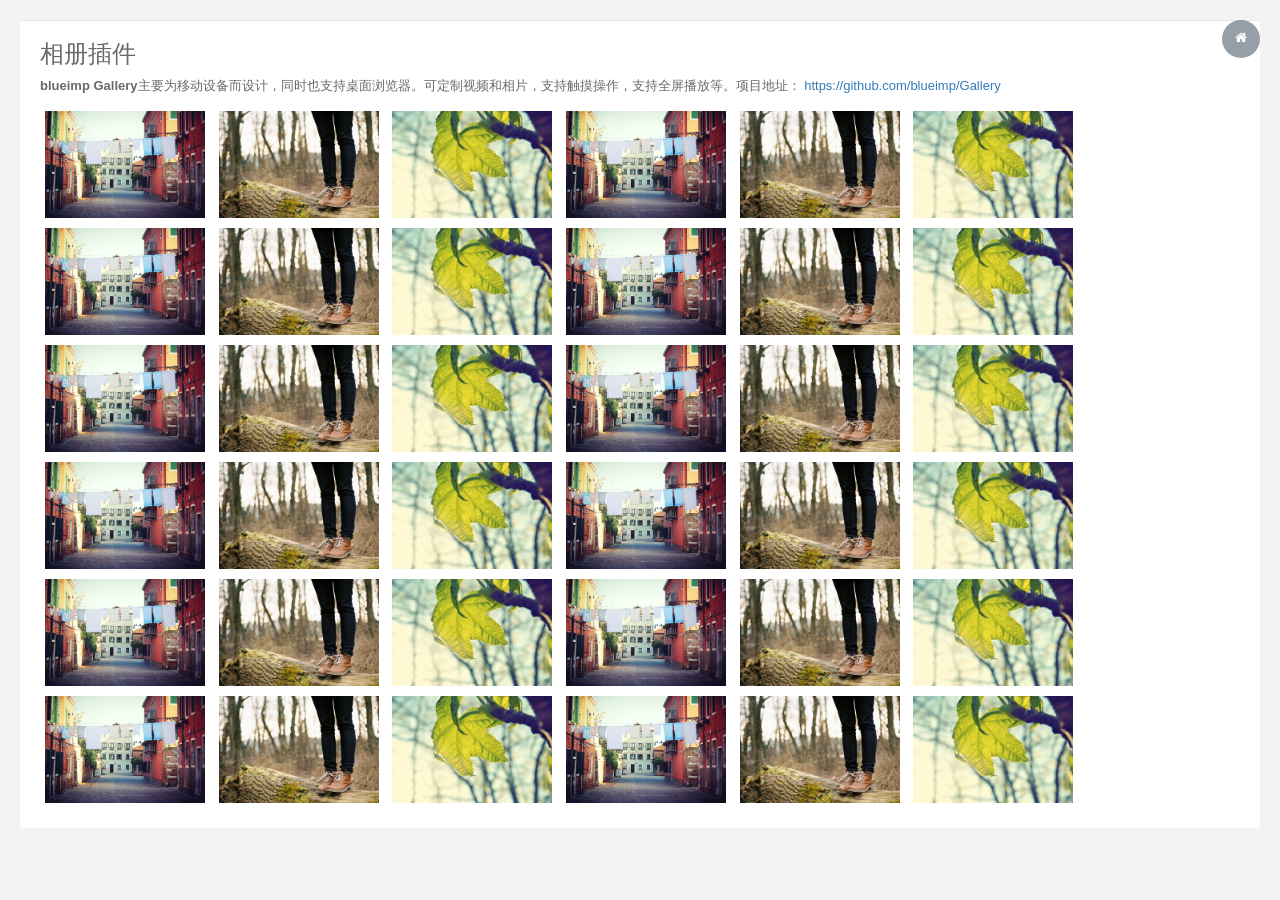
<file: blueimp.html>
<!DOCTYPE html>
<html>

<head>

    <meta charset="utf-8">
    <meta name="viewport" content="width=device-width, initial-scale=1.0">
    

    <title>H+ 后台主题UI框架 - Blueimp相册</title>
    <meta name="keywords" content="H+后台主题,后台bootstrap框架,会员中心主题,后台HTML,响应式后台">
    <meta name="description" content="H+是一个完全响应式，基于Bootstrap3最新版本开发的扁平化主题，她采用了主流的左右两栏式布局，使用了Html5+CSS3等现代技术">

    <link rel="shortcut icon" href="favicon.ico"> <link href="css/bootstrap.min.css?v=3.3.5" rel="stylesheet">
    <link href="css/font-awesome.min.css?v=4.4.0" rel="stylesheet">
    <link href="css/plugins/blueimp/css/blueimp-gallery.min.css" rel="stylesheet">

    <link href="css/animate.min.css" rel="stylesheet">
    <link href="css/style.min.css?v=4.0.0" rel="stylesheet"><base target="_blank">

    <style>
        .lightBoxGallery img {
            margin: 5px;
            width: 160px;
        }
    </style>

</head>

<body class="gray-bg">
    <div class="wrapper wrapper-content">
        <div class="row">
            <div class="col-lg-12">
                <div class="ibox float-e-margins">

                    <div class="ibox-content">

                        <h2>相册插件</h2>
                        <p>
                            <strong>blueimp Gallery</strong>主要为移动设备而设计，同时也支持桌面浏览器。可定制视频和相片，支持触摸操作，支持全屏播放等。项目地址： <a href="https://github.com/blueimp/Gallery" target="_blank">https://github.com/blueimp/Gallery</a>
                        </p>

                        <div class="lightBoxGallery">
                            <a href="img/p_big1.jpg" title="图片" data-gallery=""><img src="img/p1.jpg"></a>
                            <a href="img/p_big2.jpg" title="图片" data-gallery=""><img src="img/p2.jpg"></a>
                            <a href="img/p_big3.jpg" title="图片" data-gallery=""><img src="img/p3.jpg"></a>
                            <a href="img/p_big1.jpg" title="图片" data-gallery=""><img src="img/p1.jpg"></a>
                            <a href="img/p_big2.jpg" title="图片" data-gallery=""><img src="img/p2.jpg"></a>
                            <a href="img/p_big3.jpg" title="图片" data-gallery=""><img src="img/p3.jpg"></a>
                            <a href="img/p_big1.jpg" title="图片" data-gallery=""><img src="img/p1.jpg"></a>
                            <a href="img/p_big2.jpg" title="图片" data-gallery=""><img src="img/p2.jpg"></a>
                            <a href="img/p_big3.jpg" title="图片" data-gallery=""><img src="img/p3.jpg"></a>
                            <a href="img/p_big1.jpg" title="图片" data-gallery=""><img src="img/p1.jpg"></a>
                            <a href="img/p_big2.jpg" title="图片" data-gallery=""><img src="img/p2.jpg"></a>
                            <a href="img/p_big3.jpg" title="图片" data-gallery=""><img src="img/p3.jpg"></a>
                            <a href="img/p_big1.jpg" title="图片" data-gallery=""><img src="img/p1.jpg"></a>
                            <a href="img/p_big2.jpg" title="图片" data-gallery=""><img src="img/p2.jpg"></a>
                            <a href="img/p_big3.jpg" title="图片" data-gallery=""><img src="img/p3.jpg"></a>
                            <a href="img/p_big1.jpg" title="图片" data-gallery=""><img src="img/p1.jpg"></a>
                            <a href="img/p_big2.jpg" title="图片" data-gallery=""><img src="img/p2.jpg"></a>
                            <a href="img/p_big3.jpg" title="图片" data-gallery=""><img src="img/p3.jpg"></a>
                            <a href="img/p_big1.jpg" title="图片" data-gallery=""><img src="img/p1.jpg"></a>
                            <a href="img/p_big2.jpg" title="图片" data-gallery=""><img src="img/p2.jpg"></a>
                            <a href="img/p_big3.jpg" title="图片" data-gallery=""><img src="img/p3.jpg"></a>
                            <a href="img/p_big1.jpg" title="图片" data-gallery=""><img src="img/p1.jpg"></a>
                            <a href="img/p_big2.jpg" title="图片" data-gallery=""><img src="img/p2.jpg"></a>
                            <a href="img/p_big3.jpg" title="图片" data-gallery=""><img src="img/p3.jpg"></a>
                            <a href="img/p_big1.jpg" title="图片" data-gallery=""><img src="img/p1.jpg"></a>
                            <a href="img/p_big2.jpg" title="图片" data-gallery=""><img src="img/p2.jpg"></a>
                            <a href="img/p_big3.jpg" title="图片" data-gallery=""><img src="img/p3.jpg"></a>
                            <a href="img/p_big1.jpg" title="图片" data-gallery=""><img src="img/p1.jpg"></a>
                            <a href="img/p_big2.jpg" title="图片" data-gallery=""><img src="img/p2.jpg"></a>
                            <a href="img/p_big3.jpg" title="图片" data-gallery=""><img src="img/p3.jpg"></a>
                            <a href="img/p_big1.jpg" title="图片" data-gallery=""><img src="img/p1.jpg"></a>
                            <a href="img/p_big2.jpg" title="图片" data-gallery=""><img src="img/p2.jpg"></a>
                            <a href="img/p_big3.jpg" title="图片" data-gallery=""><img src="img/p3.jpg"></a>
                            <a href="img/p_big1.jpg" title="图片" data-gallery=""><img src="img/p1.jpg"></a>
                            <a href="img/p_big2.jpg" title="图片" data-gallery=""><img src="img/p2.jpg"></a>
                            <a href="img/p_big3.jpg" title="图片" data-gallery=""><img src="img/p3.jpg"></a>

                            <div id="blueimp-gallery" class="blueimp-gallery">
                                <div class="slides"></div>
                                <h3 class="title"></h3>
                                <a class="prev">‹</a>
                                <a class="next">›</a>
                                <a class="close">×</a>
                                <a class="play-pause"></a>
                                <ol class="indicator"></ol>
                            </div>
                        </div>
                    </div>
                </div>
            </div>
        </div>
    </div>
    <script src="js/jquery.min.js?v=2.1.4"></script>
    <script src="js/bootstrap.min.js?v=3.3.5"></script>
    <script src="js/content.min.js?v=1.0.0"></script>
    <script src="js/plugins/blueimp/jquery.blueimp-gallery.min.js"></script>
    <script type="text/javascript" src="http://tajs.qq.com/stats?sId=9051096" charset="UTF-8"></script>
</body>

</html>
</file>
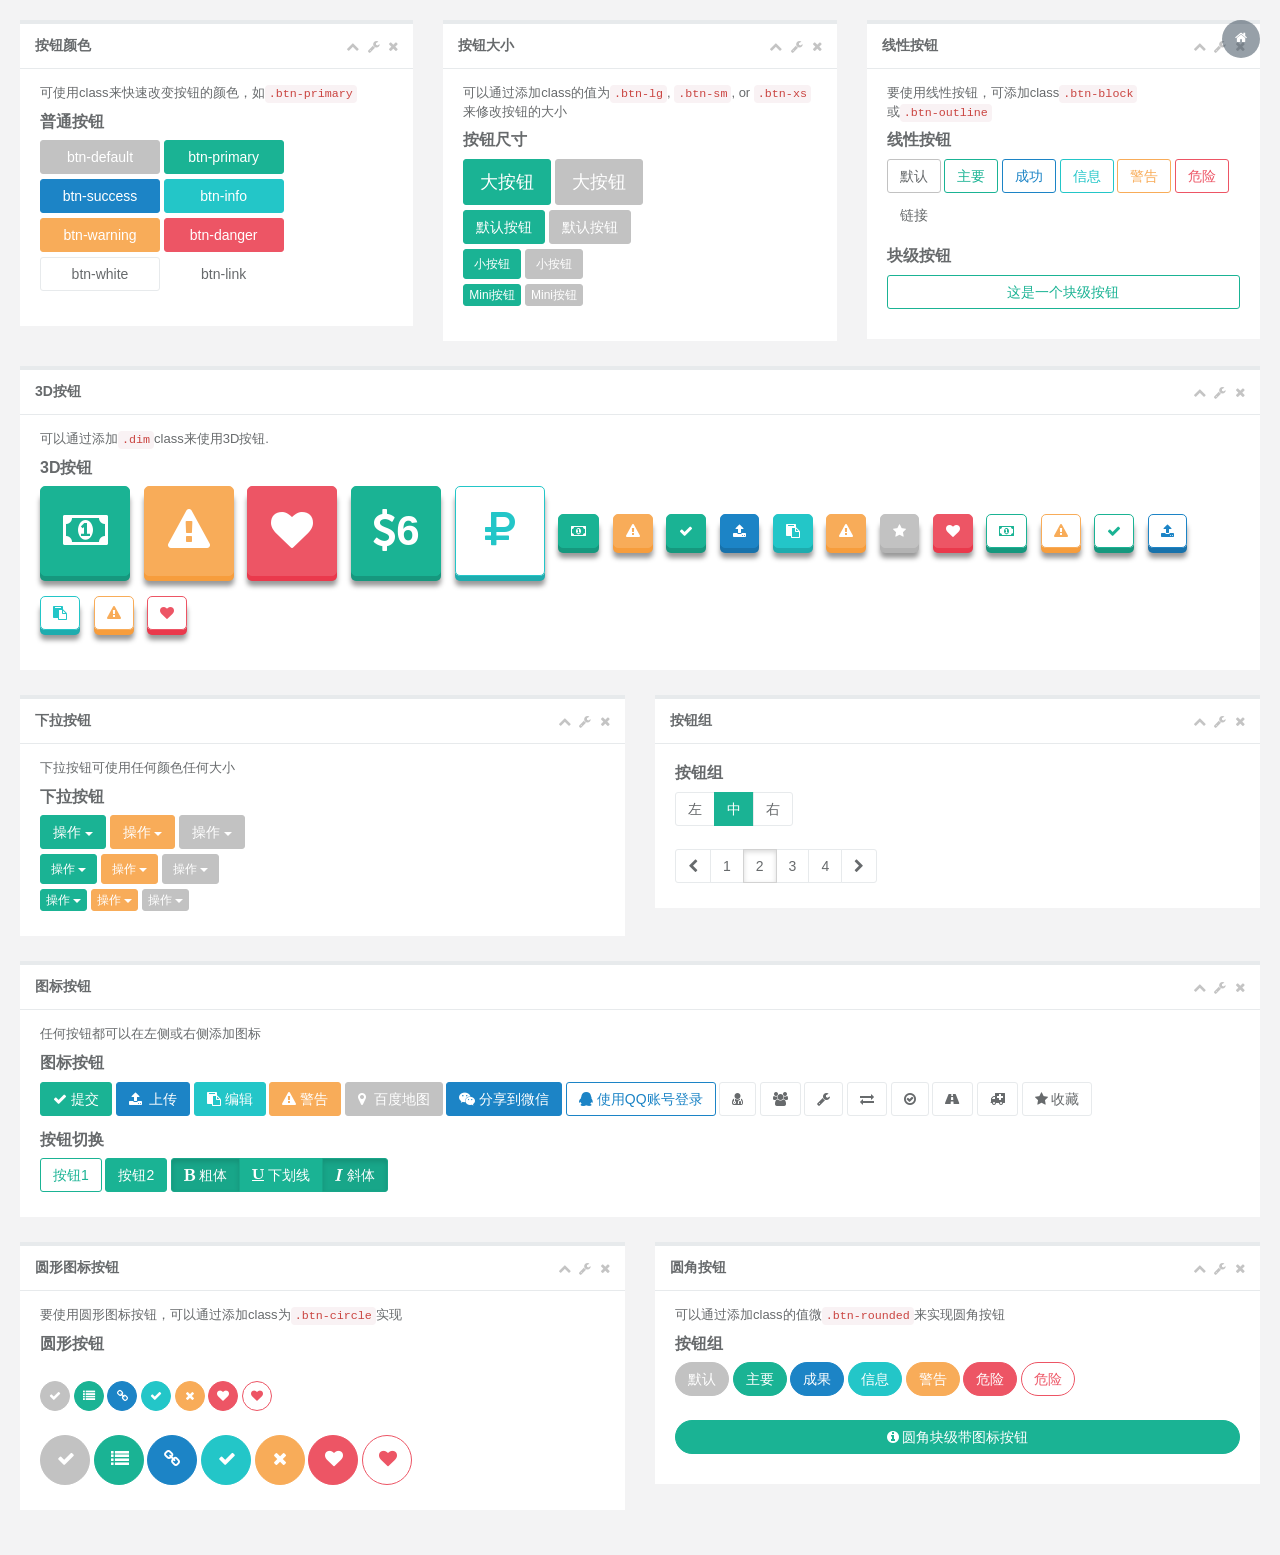
<file: buttons.html>
<!DOCTYPE html>
<html>

<head>

    <meta charset="utf-8">
    <meta name="viewport" content="width=device-width, initial-scale=1.0">
    

    <title>H+ 后台主题UI框架 - 按钮</title>
    <meta name="keywords" content="H+后台主题,后台bootstrap框架,会员中心主题,后台HTML,响应式后台">
    <meta name="description" content="H+是一个完全响应式，基于Bootstrap3最新版本开发的扁平化主题，她采用了主流的左右两栏式布局，使用了Html5+CSS3等现代技术">

    <link rel="shortcut icon" href="favicon.ico"> <link href="css/bootstrap.min.css?v=3.3.5" rel="stylesheet">
    <link href="css/font-awesome.min.css?v=4.4.0" rel="stylesheet">

    <link href="css/animate.min.css" rel="stylesheet">
    <link href="css/style.min.css?v=4.0.0" rel="stylesheet"><base target="_blank">

</head>

<body class="gray-bg">
    <div class="row wrapper wrapper-content animated fadeInRight">
        <div class="col-sm-4">
            <div class="ibox float-e-margins">
                <div class="ibox-title">
                    <h5>按钮颜色</h5>
                    <div class="ibox-tools">
                        <a class="collapse-link">
                            <i class="fa fa-chevron-up"></i>
                        </a>
                        <a class="dropdown-toggle" data-toggle="dropdown" href="buttons.html#">
                            <i class="fa fa-wrench"></i>
                        </a>
                        <ul class="dropdown-menu dropdown-user">
                            <li><a href="buttons.html#">选项1</a>
                            </li>
                            <li><a href="buttons.html#">选项2</a>
                            </li>
                        </ul>
                        <a class="close-link">
                            <i class="fa fa-times"></i>
                        </a>
                    </div>
                </div>
                <div class="ibox-content">
                    <p>
                        可使用class来快速改变按钮的颜色，如<code>.btn-primary</code>
                    </p>

                    <h3 class="font-bold">
                            普通按钮
                        </h3>
                    <p>
                        <button type="button" class="btn btn-w-m btn-default">btn-default</button>
                        <button type="button" class="btn btn-w-m btn-primary">btn-primary</button>
                        <button type="button" class="btn btn-w-m btn-success">btn-success</button>
                        <button type="button" class="btn btn-w-m btn-info">btn-info</button>
                        <button type="button" class="btn btn-w-m btn-warning">btn-warning</button>
                        <button type="button" class="btn btn-w-m btn-danger">btn-danger</button>
                        <button type="button" class="btn btn-w-m btn-white">btn-white</button>
                        <button type="button" class="btn btn-w-m btn-link">btn-link</button>
                    </p>
                </div>
            </div>
        </div>
        <div class="col-sm-4">
            <div class="ibox float-e-margins">
                <div class="ibox-title">
                    <h5>按钮大小</h5>
                    <div class="ibox-tools">
                        <a class="collapse-link">
                            <i class="fa fa-chevron-up"></i>
                        </a>
                        <a class="dropdown-toggle" data-toggle="dropdown" href="buttons.html#">
                            <i class="fa fa-wrench"></i>
                        </a>
                        <ul class="dropdown-menu dropdown-user">
                            <li><a href="buttons.html#">选项1</a>
                            </li>
                            <li><a href="buttons.html#">选项2</a>
                            </li>
                        </ul>
                        <a class="close-link">
                            <i class="fa fa-times"></i>
                        </a>
                    </div>
                </div>
                <div class="ibox-content">
                    <p>
                        可以通过添加class的值为<code>.btn-lg</code>, <code>.btn-sm</code>, or <code>.btn-xs</code>来修改按钮的大小
                    </p>
                    <h3 class="font-bold">按钮尺寸</h3>
                    <p>
                        <button type="button" class="btn btn-primary btn-lg">大按钮</button>
                        <button type="button" class="btn btn-default btn-lg">大按钮</button>
                        <br/>
                        <button type="button" class="btn btn-primary">默认按钮</button>
                        <button type="button" class="btn btn-default">默认按钮</button>
                        <br/>
                        <button type="button" class="btn btn-primary btn-sm">小按钮</button>
                        <button type="button" class="btn btn-default btn-sm">小按钮</button>
                        <br/>
                        <button type="button" class="btn btn-primary btn-xs">Mini按钮</button>
                        <button type="button" class="btn btn-default btn-xs">Mini按钮</button>
                    </p>
                </div>
            </div>
        </div>
        <div class="col-sm-4">
            <div class="ibox float-e-margins">
                <div class="ibox-title">
                    <h5>线性按钮</h5>
                    <div class="ibox-tools">
                        <a class="collapse-link">
                            <i class="fa fa-chevron-up"></i>
                        </a>
                        <a class="dropdown-toggle" data-toggle="dropdown" href="buttons.html#">
                            <i class="fa fa-wrench"></i>
                        </a>
                        <ul class="dropdown-menu dropdown-user">
                            <li><a href="buttons.html#">选项1</a>
                            </li>
                            <li><a href="buttons.html#">选项2</a>
                            </li>
                        </ul>
                        <a class="close-link">
                            <i class="fa fa-times"></i>
                        </a>
                    </div>
                </div>
                <div class="ibox-content">
                    <p>
                        要使用线性按钮，可添加class<code>.btn-block</code>或<code>.btn-outline</code>
                    </p>

                    <h3 class="font-bold">线性按钮</h3>
                    <p>
                        <button type="button" class="btn btn-outline btn-default">默认</button>
                        <button type="button" class="btn btn-outline btn-primary">主要</button>
                        <button type="button" class="btn btn-outline btn-success">成功</button>
                        <button type="button" class="btn btn-outline btn-info">信息</button>
                        <button type="button" class="btn btn-outline btn-warning">警告</button>
                        <button type="button" class="btn btn-outline btn-danger">危险</button>
                        <button type="button" class="btn btn-outline btn-link">链接</button>
                    </p>
                    <h3 class="font-bold">块级按钮</h3>
                    <p>
                        <button type="button" class="btn btn-block btn-outline btn-primary">这是一个块级按钮</button>
                    </p>
                </div>
            </div>
        </div>
        <div class="col-sm-12">
            <div class="ibox float-e-margins">
                <div class="ibox-title">
                    <h5>3D按钮</h5>
                    <div class="ibox-tools">
                        <a class="collapse-link">
                            <i class="fa fa-chevron-up"></i>
                        </a>
                        <a class="dropdown-toggle" data-toggle="dropdown" href="buttons.html#">
                            <i class="fa fa-wrench"></i>
                        </a>
                        <ul class="dropdown-menu dropdown-user">
                            <li><a href="buttons.html#">选项1</a>
                            </li>
                            <li><a href="buttons.html#">选项2</a>
                            </li>
                        </ul>
                        <a class="close-link">
                            <i class="fa fa-times"></i>
                        </a>
                    </div>
                </div>
                <div class="ibox-content">
                    <p>
                        可以通过添加<code>.dim</code>class来使用3D按钮.
                    </p>
                    <h3 class="font-bold">3D按钮</h3>

                    <button class="btn btn-primary dim btn-large-dim" type="button"><i class="fa fa-money"></i>
                    </button>
                    <button class="btn btn-warning dim btn-large-dim" type="button"><i class="fa fa-warning"></i>
                    </button>
                    <button class="btn btn-danger  dim btn-large-dim" type="button"><i class="fa fa-heart"></i>
                    </button>
                    <button class="btn btn-primary  dim btn-large-dim" type="button"><i class="fa fa-dollar"></i>6</button>
                    <button class="btn btn-info  dim btn-large-dim btn-outline" type="button"><i class="fa fa-ruble"></i>
                    </button>
                    <button class="btn btn-primary dim" type="button"><i class="fa fa-money"></i>
                    </button>
                    <button class="btn btn-warning dim" type="button"><i class="fa fa-warning"></i>
                    </button>
                    <button class="btn btn-primary dim" type="button"><i class="fa fa-check"></i>
                    </button>
                    <button class="btn btn-success  dim" type="button"><i class="fa fa-upload"></i>
                    </button>
                    <button class="btn btn-info  dim" type="button"><i class="fa fa-paste"></i>
                    </button>
                    <button class="btn btn-warning  dim" type="button"><i class="fa fa-warning"></i>
                    </button>
                    <button class="btn btn-default  dim " type="button"><i class="fa fa-star"></i>
                    </button>
                    <button class="btn btn-danger  dim " type="button"><i class="fa fa-heart"></i>
                    </button>

                    <button class="btn btn-outline btn-primary dim" type="button"><i class="fa fa-money"></i>
                    </button>
                    <button class="btn btn-outline btn-warning dim" type="button"><i class="fa fa-warning"></i>
                    </button>
                    <button class="btn btn-outline btn-primary dim" type="button"><i class="fa fa-check"></i>
                    </button>
                    <button class="btn btn-outline btn-success  dim" type="button"><i class="fa fa-upload"></i>
                    </button>
                    <button class="btn btn-outline btn-info  dim" type="button"><i class="fa fa-paste"></i>
                    </button>
                    <button class="btn btn-outline btn-warning  dim" type="button"><i class="fa fa-warning"></i>
                    </button>
                    <button class="btn btn-outline btn-danger  dim " type="button"><i class="fa fa-heart"></i>
                    </button>

                </div>
            </div>
        </div>
        <div class="col-sm-12">
            <div class="row">
                <div class="col-sm-6">
                    <div class="ibox float-e-margins">
                        <div class="ibox-title">
                            <h5>下拉按钮</h5>
                            <div class="ibox-tools">
                                <a class="collapse-link">
                                    <i class="fa fa-chevron-up"></i>
                                </a>
                                <a class="dropdown-toggle" data-toggle="dropdown" href="buttons.html#">
                                    <i class="fa fa-wrench"></i>
                                </a>
                                <ul class="dropdown-menu dropdown-user">
                                    <li><a href="buttons.html#">选项1</a>
                                    </li>
                                    <li><a href="buttons.html#">选项2</a>
                                    </li>
                                </ul>
                                <a class="close-link">
                                    <i class="fa fa-times"></i>
                                </a>
                            </div>
                        </div>
                        <div class="ibox-content">
                            <p>
                                下拉按钮可使用任何颜色任何大小
                            </p>

                            <h3 class="font-bold">下拉按钮</h3>
                            <div class="btn-group">
                                <button data-toggle="dropdown" class="btn btn-primary dropdown-toggle">操作 <span class="caret"></span>
                                </button>
                                <ul class="dropdown-menu">
                                    <li><a href="buttons.html#">置顶</a>
                                    </li>
                                    <li><a href="buttons.html#" class="font-bold">修改</a>
                                    </li>
                                    <li><a href="buttons.html#">禁用</a>
                                    </li>
                                    <li class="divider"></li>
                                    <li><a href="buttons.html#">删除</a>
                                    </li>
                                </ul>
                            </div>
                            <div class="btn-group">
                                <button data-toggle="dropdown" class="btn btn-warning dropdown-toggle">操作 <span class="caret"></span>
                                </button>
                                <ul class="dropdown-menu">
                                    <li><a href="buttons.html#">置顶</a>
                                    </li>
                                    <li><a href="buttons.html#">修改</a>
                                    </li>
                                    <li><a href="buttons.html#">禁用</a>
                                    </li>
                                    <li class="divider"></li>
                                    <li><a href="buttons.html#">删除</a>
                                    </li>
                                </ul>
                            </div>
                            <div class="btn-group">
                                <button data-toggle="dropdown" class="btn btn-default dropdown-toggle">操作 <span class="caret"></span>
                                </button>
                                <ul class="dropdown-menu">
                                    <li><a href="buttons.html#">置顶</a>
                                    </li>
                                    <li><a href="buttons.html#" class="font-bold">修改</a>
                                    </li>
                                    <li><a href="buttons.html#">禁用</a>
                                    </li>
                                    <li class="divider"></li>
                                    <li><a href="buttons.html#">删除</a>
                                    </li>
                                </ul>
                            </div>

                            <br/>
                            <div class="btn-group">
                                <button data-toggle="dropdown" class="btn btn-primary btn-sm dropdown-toggle">操作 <span class="caret"></span>
                                </button>
                                <ul class="dropdown-menu">
                                    <li><a href="buttons.html#">置顶</a>
                                    </li>
                                    <li><a href="buttons.html#" class="font-bold">修改</a>
                                    </li>
                                    <li><a href="buttons.html#">禁用</a>
                                    </li>
                                    <li class="divider"></li>
                                    <li><a href="buttons.html#">删除</a>
                                    </li>
                                </ul>
                            </div>
                            <div class="btn-group">
                                <button data-toggle="dropdown" class="btn btn-warning btn-sm dropdown-toggle">操作 <span class="caret"></span>
                                </button>
                                <ul class="dropdown-menu">
                                    <li><a href="buttons.html#">置顶</a>
                                    </li>
                                    <li><a href="buttons.html#" class="font-bold">修改</a>
                                    </li>
                                    <li><a href="buttons.html#">禁用</a>
                                    </li>
                                    <li class="divider"></li>
                                    <li><a href="buttons.html#">删除</a>
                                    </li>
                                </ul>
                            </div>
                            <div class="btn-group">
                                <button data-toggle="dropdown" class="btn btn-default btn-sm dropdown-toggle">操作 <span class="caret"></span>
                                </button>
                                <ul class="dropdown-menu">
                                    <li><a href="buttons.html#">置顶</a>
                                    </li>
                                    <li><a href="buttons.html#" class="font-bold">修改</a>
                                    </li>
                                    <li><a href="buttons.html#">禁用</a>
                                    </li>
                                    <li class="divider"></li>
                                    <li><a href="buttons.html#">删除</a>
                                    </li>
                                </ul>
                            </div>
                            <br/>
                            <div class="btn-group">
                                <button data-toggle="dropdown" class="btn btn-primary btn-xs dropdown-toggle">操作 <span class="caret"></span>
                                </button>
                                <ul class="dropdown-menu">
                                    <li><a href="buttons.html#">置顶</a>
                                    </li>
                                    <li><a href="buttons.html#" class="font-bold">修改</a>
                                    </li>
                                    <li><a href="buttons.html#">禁用</a>
                                    </li>
                                    <li class="divider"></li>
                                    <li><a href="buttons.html#">删除</a>
                                    </li>
                                </ul>
                            </div>
                            <div class="btn-group">
                                <button data-toggle="dropdown" class="btn btn-warning btn-xs dropdown-toggle">操作 <span class="caret"></span>
                                </button>
                                <ul class="dropdown-menu">
                                    <li><a href="buttons.html#">置顶</a>
                                    </li>
                                    <li><a href="buttons.html#" class="font-bold">修改</a>
                                    </li>
                                    <li><a href="buttons.html#">禁用</a>
                                    </li>
                                    <li class="divider"></li>
                                    <li><a href="buttons.html#">删除</a>
                                    </li>
                                </ul>
                            </div>
                            <div class="btn-group">
                                <button data-toggle="dropdown" class="btn btn-default btn-xs dropdown-toggle">操作 <span class="caret"></span>
                                </button>
                                <ul class="dropdown-menu">
                                    <li><a href="buttons.html#">置顶</a>
                                    </li>
                                    <li><a href="buttons.html#" class="font-bold">修改</a>
                                    </li>
                                    <li><a href="buttons.html#">禁用</a>
                                    </li>
                                    <li class="divider"></li>
                                    <li><a href="buttons.html#">删除</a>
                                    </li>
                                </ul>
                            </div>
                        </div>
                    </div>
                </div>
                <div class="col-sm-6">
                    <div class="ibox float-e-margins">
                        <div class="ibox-title">
                            <h5>按钮组</h5>
                            <div class="ibox-tools">
                                <a class="collapse-link">
                                    <i class="fa fa-chevron-up"></i>
                                </a>
                                <a class="dropdown-toggle" data-toggle="dropdown" href="buttons.html#">
                                    <i class="fa fa-wrench"></i>
                                </a>
                                <ul class="dropdown-menu dropdown-user">
                                    <li><a href="buttons.html#">选项1</a>
                                    </li>
                                    <li><a href="buttons.html#">选项2</a>
                                    </li>
                                </ul>
                                <a class="close-link">
                                    <i class="fa fa-times"></i>
                                </a>
                            </div>
                        </div>
                        <div class="ibox-content">

                            <h3 class="font-bold">按钮组</h3>
                            <div class="btn-group">
                                <button class="btn btn-white" type="button">左</button>
                                <button class="btn btn-primary" type="button">中</button>
                                <button class="btn btn-white" type="button">右</button>
                            </div>
                            <br/>
                            <br/>
                            <div class="btn-group">
                                <button type="button" class="btn btn-white"><i class="fa fa-chevron-left"></i>
                                </button>
                                <button class="btn btn-white">1</button>
                                <button class="btn btn-white  active">2</button>
                                <button class="btn btn-white">3</button>
                                <button class="btn btn-white">4</button>
                                <button type="button" class="btn btn-white"><i class="fa fa-chevron-right"></i>
                                </button>
                            </div>
                        </div>
                    </div>
                </div>
            </div>
            <div class="ibox float-e-margins">
                <div class="ibox-title">
                    <h5>图标按钮 </h5>
                    <div class="ibox-tools">
                        <a class="collapse-link">
                            <i class="fa fa-chevron-up"></i>
                        </a>
                        <a class="dropdown-toggle" data-toggle="dropdown" href="buttons.html#">
                            <i class="fa fa-wrench"></i>
                        </a>
                        <ul class="dropdown-menu dropdown-user">
                            <li><a href="buttons.html#">选项1</a>
                            </li>
                            <li><a href="buttons.html#">选项2</a>
                            </li>
                        </ul>
                        <a class="close-link">
                            <i class="fa fa-times"></i>
                        </a>
                    </div>
                </div>
                <div class="ibox-content">
                    <p>
                        任何按钮都可以在左侧或右侧添加图标
                    </p>

                    <h3 class="font-bold">图标按钮</h3>
                    <p>
                        <button class="btn btn-primary " type="button"><i class="fa fa-check"></i>&nbsp;提交</button>
                        <button class="btn btn-success " type="button"><i class="fa fa-upload"></i>&nbsp;&nbsp;<span class="bold">上传</span>
                        </button>
                        <button class="btn btn-info " type="button"><i class="fa fa-paste"></i> 编辑</button>
                        <button class="btn btn-warning " type="button"><i class="fa fa-warning"></i> <span class="bold">警告</span>
                        </button>
                        <button class="btn btn-default " type="button"><i class="fa fa-map-marker"></i>&nbsp;&nbsp;百度地图</button>

                        <a class="btn btn-success">
                            <i class="fa fa-weixin"> </i> 分享到微信
                        </a>
                        <a class="btn btn-success btn-outline">
                            <i class="fa fa-qq"> </i> 使用QQ账号登录
                        </a>
                        <a class="btn btn-white btn-bitbucket">
                            <i class="fa fa-user-md"></i>
                        </a>
                        <a class="btn btn-white btn-bitbucket">
                            <i class="fa fa-group"></i>
                        </a>
                        <a class="btn btn-white btn-bitbucket">
                            <i class="fa fa-wrench"></i>
                        </a>
                        <a class="btn btn-white btn-bitbucket">
                            <i class="fa fa-exchange"></i>
                        </a>
                        <a class="btn btn-white btn-bitbucket">
                            <i class="fa fa-check-circle-o"></i>
                        </a>
                        <a class="btn btn-white btn-bitbucket">
                            <i class="fa fa-road"></i>
                        </a>
                        <a class="btn btn-white btn-bitbucket">
                            <i class="fa fa-ambulance"></i>
                        </a>
                        <a class="btn btn-white btn-bitbucket">
                            <i class="fa fa-star"></i> 收藏
                        </a>
                    </p>

                    <h3 class="font-bold">按钮切换</h3>
                    <button data-toggle="button" class="btn btn-primary btn-outline" type="button">按钮1</button>
                    <button data-toggle="button" class="btn btn-primary" type="button">按钮2</button>
                    <div data-toggle="buttons-checkbox" class="btn-group">
                        <button class="btn btn-primary active" type="button"><i class="fa fa-bold"></i> 粗体</button>
                        <button class="btn btn-primary" type="button"><i class="fa fa-underline"></i> 下划线</button>
                        <button class="btn btn-primary active" type="button"><i class="fa fa-italic"></i> 斜体</button>
                    </div>
                </div>
            </div>
        </div>
        <div class="col-sm-12">
            <div class="row">
                <div class="col-sm-6">
                    <div class="ibox float-e-margins">
                        <div class="ibox-title">
                            <h5>圆形图标按钮</h5>
                            <div class="ibox-tools">
                                <a class="collapse-link">
                                    <i class="fa fa-chevron-up"></i>
                                </a>
                                <a class="dropdown-toggle" data-toggle="dropdown" href="buttons.html#">
                                    <i class="fa fa-wrench"></i>
                                </a>
                                <ul class="dropdown-menu dropdown-user">
                                    <li><a href="buttons.html#">选项1</a>
                                    </li>
                                    <li><a href="buttons.html#">选项2</a>
                                    </li>
                                </ul>
                                <a class="close-link">
                                    <i class="fa fa-times"></i>
                                </a>
                            </div>
                        </div>
                        <div class="ibox-content">
                            <p>
                                要使用圆形图标按钮，可以通过添加class为<code>.btn-circle</code>实现
                            </p>

                            <h3 class="font-bold">圆形按钮</h3>
                            <br/>
                            <button class="btn btn-default btn-circle" type="button"><i class="fa fa-check"></i>
                            </button>
                            <button class="btn btn-primary btn-circle" type="button"><i class="fa fa-list"></i>
                            </button>
                            <button class="btn btn-success btn-circle" type="button"><i class="fa fa-link"></i>
                            </button>
                            <button class="btn btn-info btn-circle" type="button"><i class="fa fa-check"></i>
                            </button>
                            <button class="btn btn-warning btn-circle" type="button"><i class="fa fa-times"></i>
                            </button>
                            <button class="btn btn-danger btn-circle" type="button"><i class="fa fa-heart"></i>
                            </button>
                            <button class="btn btn-danger btn-circle btn-outline" type="button"><i class="fa fa-heart"></i>
                            </button>
                            <br/>
                            <br/>
                            <button class="btn btn-default btn-circle btn-lg" type="button"><i class="fa fa-check"></i>
                            </button>
                            <button class="btn btn-primary btn-circle btn-lg" type="button"><i class="fa fa-list"></i>
                            </button>
                            <button class="btn btn-success btn-circle btn-lg" type="button"><i class="fa fa-link"></i>
                            </button>
                            <button class="btn btn-info btn-circle btn-lg" type="button"><i class="fa fa-check"></i>
                            </button>
                            <button class="btn btn-warning btn-circle btn-lg" type="button"><i class="fa fa-times"></i>
                            </button>
                            <button class="btn btn-danger btn-circle btn-lg" type="button"><i class="fa fa-heart"></i>
                            </button>
                            <button class="btn btn-danger btn-circle btn-lg btn-outline" type="button"><i class="fa fa-heart"></i>
                            </button>

                        </div>
                    </div>
                </div>
                <div class="col-sm-6">
                    <div class="ibox float-e-margins">
                        <div class="ibox-title">
                            <h5>圆角按钮</h5>
                            <div class="ibox-tools">
                                <a class="collapse-link">
                                    <i class="fa fa-chevron-up"></i>
                                </a>
                                <a class="dropdown-toggle" data-toggle="dropdown" href="buttons.html#">
                                    <i class="fa fa-wrench"></i>
                                </a>
                                <ul class="dropdown-menu dropdown-user">
                                    <li><a href="buttons.html#">选项1</a>
                                    </li>
                                    <li><a href="buttons.html#">选项2</a>
                                    </li>
                                </ul>
                                <a class="close-link">
                                    <i class="fa fa-times"></i>
                                </a>
                            </div>
                        </div>
                        <div class="ibox-content">
                            <p>
                                可以通过添加class的值微<code>.btn-rounded</code>来实现圆角按钮
                            </p>

                            <h3 class="font-bold">按钮组</h3>
                            <p>
                                <a class="btn btn-default btn-rounded" href="buttons.html#">默认</a>
                                <a class="btn btn-primary btn-rounded" href="buttons.html#">主要</a>
                                <a class="btn btn-success btn-rounded" href="buttons.html#">成果</a>
                                <a class="btn btn-info btn-rounded" href="buttons.html#">信息</a>
                                <a class="btn btn-warning btn-rounded" href="buttons.html#">警告</a>
                                <a class="btn btn-danger btn-rounded" href="buttons.html#">危险</a>
                                <a class="btn btn-danger btn-rounded btn-outline" href="buttons.html#">危险</a>
                                <br/>
                                <br/>
                                <a class="btn btn-primary btn-rounded btn-block" href="buttons.html#"><i class="fa fa-info-circle"></i> 圆角块级带图标按钮</a>
                            </p>
                        </div>
                    </div>
                </div>

            </div>
        </div>
    </div>
    <script src="js/jquery.min.js?v=2.1.4"></script>
    <script src="js/bootstrap.min.js?v=3.3.5"></script>
    <script src="js/content.min.js?v=1.0.0"></script>
    <script type="text/javascript" src="http://tajs.qq.com/stats?sId=9051096" charset="UTF-8"></script>
</body>

</html>
</file>
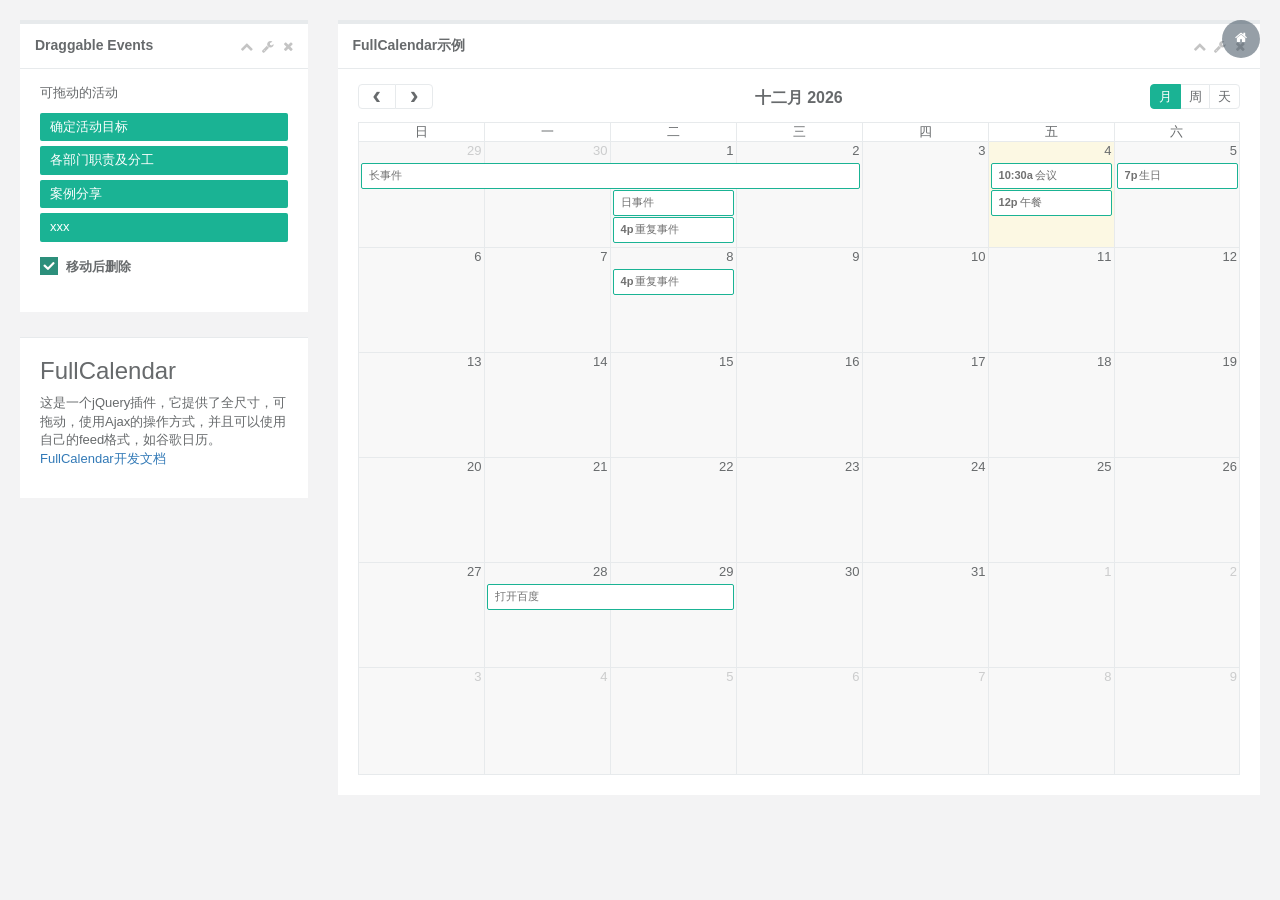
<file: calendar.html>
<!DOCTYPE html>
<html>

<head>

    <meta charset="utf-8">
    <meta name="viewport" content="width=device-width, initial-scale=1.0">
    

    <title>H+ 后台主题UI框架 - 日历</title>
    <meta name="keywords" content="H+后台主题,后台bootstrap框架,会员中心主题,后台HTML,响应式后台">
    <meta name="description" content="H+是一个完全响应式，基于Bootstrap3最新版本开发的扁平化主题，她采用了主流的左右两栏式布局，使用了Html5+CSS3等现代技术">

    <link rel="shortcut icon" href="favicon.ico"> <link href="css/bootstrap.min.css?v=3.3.5" rel="stylesheet">
    <link href="css/font-awesome.min.css?v=4.4.0" rel="stylesheet">

    <link href="css/plugins/iCheck/custom.css" rel="stylesheet">

    <link href="css/plugins/fullcalendar/fullcalendar.css" rel="stylesheet">
    <link href="css/plugins/fullcalendar/fullcalendar.print.css" rel="stylesheet">

    <link href="css/animate.min.css" rel="stylesheet">
    <link href="css/style.min.css?v=4.0.0" rel="stylesheet"><base target="_blank">

</head>

<body class="gray-bg">
    <div class="wrapper wrapper-content">
        <div class="row animated fadeInDown">
            <div class="col-sm-3">
                <div class="ibox float-e-margins">
                    <div class="ibox-title">
                        <h5>Draggable Events</h5>
                        <div class="ibox-tools">
                            <a class="collapse-link">
                                <i class="fa fa-chevron-up"></i>
                            </a>
                            <a class="dropdown-toggle" data-toggle="dropdown" href="calendar.html#">
                                <i class="fa fa-wrench"></i>
                            </a>
                            <ul class="dropdown-menu dropdown-user">
                                <li><a href="calendar.html#">选项1</a>
                                </li>
                                <li><a href="calendar.html#">选项2</a>
                                </li>
                            </ul>
                            <a class="close-link">
                                <i class="fa fa-times"></i>
                            </a>
                        </div>
                    </div>
                    <div class="ibox-content">
                        <div id='external-events'>
                            <p>可拖动的活动</p>
                            <div class='external-event navy-bg'>确定活动目标</div>
                            <div class='external-event navy-bg'>各部门职责及分工</div>
                            <div class='external-event navy-bg'>案例分享</div>
                            <div class='external-event navy-bg'>xxx</div>
                            <p class="m-t">
                                <input type='checkbox' id='drop-remove' class="i-checks" checked />
                                <label for='drop-remove'>移动后删除</label>
                            </p>
                        </div>
                    </div>
                </div>
                <div class="ibox float-e-margins">
                    <div class="ibox-content">
                        <h2>FullCalendar</h2> 这是一个jQuery插件，它提供了全尺寸，可拖动，使用Ajax的操作方式，并且可以使用自己的feed格式，如谷歌日历。
                        <p>
                            <a href="http://arshaw.com/fullcalendar/" target="_blank">FullCalendar开发文档</a>
                        </p>
                    </div>
                </div>
            </div>
            <div class="col-sm-9">
                <div class="ibox float-e-margins">
                    <div class="ibox-title">
                        <h5>FullCalendar示例 </h5>
                        <div class="ibox-tools">
                            <a class="collapse-link">
                                <i class="fa fa-chevron-up"></i>
                            </a>
                            <a class="dropdown-toggle" data-toggle="dropdown" href="calendar.html#">
                                <i class="fa fa-wrench"></i>
                            </a>
                            <ul class="dropdown-menu dropdown-user">
                                <li><a href="calendar.html#">选项1</a>
                                </li>
                                <li><a href="calendar.html#">选项2</a>
                                </li>
                            </ul>
                            <a class="close-link">
                                <i class="fa fa-times"></i>
                            </a>
                        </div>
                    </div>
                    <div class="ibox-content">
                        <div id="calendar"></div>
                    </div>
                </div>
            </div>
        </div>
    </div>

    <script src="js/jquery.min.js?v=2.1.4"></script>
    <script src="js/bootstrap.min.js?v=3.3.5"></script>
    <script src="js/content.min.js?v=1.0.0"></script>
    <script src="js/jquery-ui.custom.min.js"></script>
    <script src="js/plugins/iCheck/icheck.min.js"></script>
    <script src="js/plugins/fullcalendar/fullcalendar.min.js"></script>
    <script>
        $(document).ready(function(){$(".i-checks").iCheck({checkboxClass:"icheckbox_square-green",radioClass:"iradio_square-green",});$("#external-events div.external-event").each(function(){var d={title:$.trim($(this).text())};$(this).data("eventObject",d);$(this).draggable({zIndex:999,revert:true,revertDuration:0})});var b=new Date();var c=b.getDate();var a=b.getMonth();var e=b.getFullYear();$("#calendar").fullCalendar({header:{left:"prev,next",center:"title",right:"month,agendaWeek,agendaDay"},editable:true,droppable:true,drop:function(g,h){var f=$(this).data("eventObject");var d=$.extend({},f);d.start=g;d.allDay=h;$("#calendar").fullCalendar("renderEvent",d,true);if($("#drop-remove").is(":checked")){$(this).remove()}},events:[{title:"日事件",start:new Date(e,a,1)},{title:"长事件",start:new Date(e,a,c-5),end:new Date(e,a,c-2),},{id:999,title:"重复事件",start:new Date(e,a,c-3,16,0),allDay:false,},{id:999,title:"重复事件",start:new Date(e,a,c+4,16,0),allDay:false},{title:"会议",start:new Date(e,a,c,10,30),allDay:false},{title:"午餐",start:new Date(e,a,c,12,0),end:new Date(e,a,c,14,0),allDay:false},{title:"生日",start:new Date(e,a,c+1,19,0),end:new Date(e,a,c+1,22,30),allDay:false},{title:"打开百度",start:new Date(e,a,28),end:new Date(e,a,29),url:"http://baidu.com/"}],})});
    </script>
    <script type="text/javascript" src="http://tajs.qq.com/stats?sId=9051096" charset="UTF-8"></script>
</body>

</html>
</file>
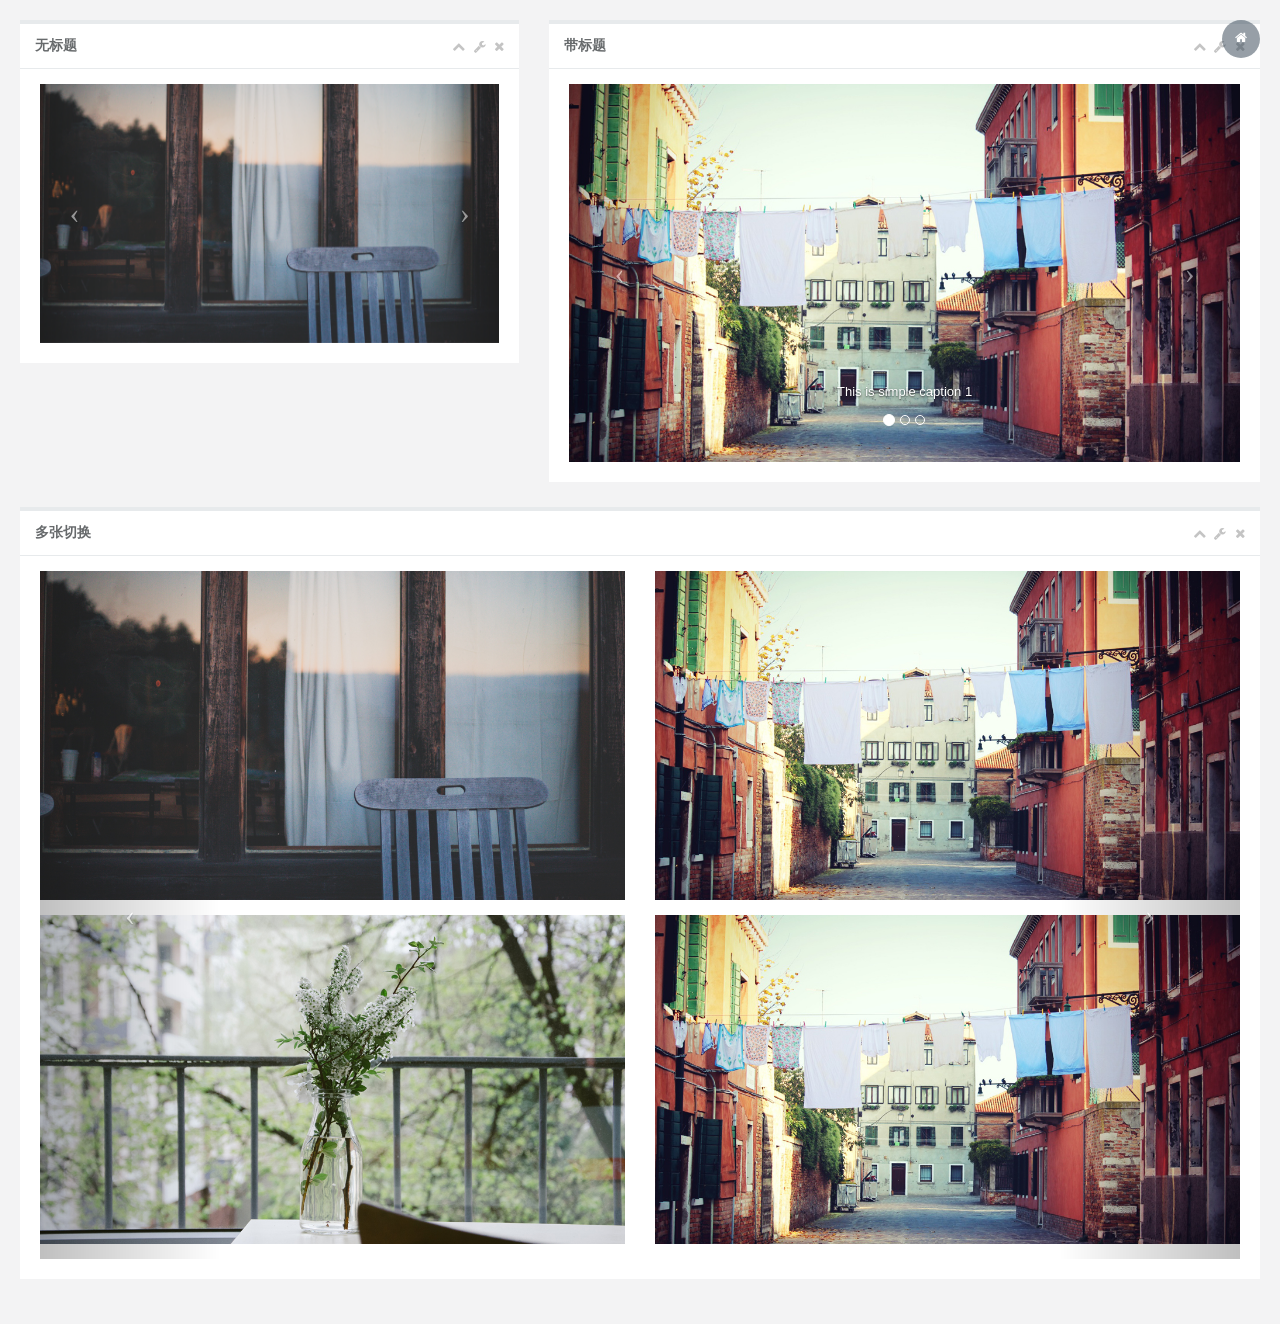
<file: carousel.html>
<!DOCTYPE html>
<html>

<head>

    <meta charset="utf-8">
    <meta name="viewport" content="width=device-width, initial-scale=1.0">
    

    <title>H+ 后台主题UI框架 - 图片切换</title>
    <meta name="keywords" content="H+后台主题,后台bootstrap框架,会员中心主题,后台HTML,响应式后台">
    <meta name="description" content="H+是一个完全响应式，基于Bootstrap3最新版本开发的扁平化主题，她采用了主流的左右两栏式布局，使用了Html5+CSS3等现代技术">

    <link rel="shortcut icon" href="favicon.ico"> <link href="css/bootstrap.min.css?v=3.3.5" rel="stylesheet">
    <link href="css/font-awesome.min.css?v=4.4.0" rel="stylesheet">

    <link href="css/animate.min.css" rel="stylesheet">
    <link href="css/style.min.css?v=4.0.0" rel="stylesheet"><base target="_blank">

</head>

<body class="gray-bg">
    <div class="wrapper wrapper-content">
        <div class="row">
            <div class="col-sm-5">
                <div class="ibox float-e-margins">
                    <div class="ibox-title">
                        <h5>无标题</h5>
                        <div class="ibox-tools">
                            <a class="collapse-link">
                                <i class="fa fa-chevron-up"></i>
                            </a>
                            <a class="dropdown-toggle" data-toggle="dropdown" href="carousel.html#">
                                <i class="fa fa-wrench"></i>
                            </a>
                            <ul class="dropdown-menu dropdown-user">
                                <li><a href="carousel.html#">选项1</a>
                                </li>
                                <li><a href="carousel.html#">选项2</a>
                                </li>
                            </ul>
                            <a class="close-link">
                                <i class="fa fa-times"></i>
                            </a>
                        </div>
                    </div>
                    <div class="ibox-content">
                        <div class="carousel slide" id="carousel1">
                            <div class="carousel-inner">
                                <div class="item active">
                                    <img alt="image" class="img-responsive" src="img/p_big3.jpg">
                                </div>
                                <div class="item">
                                    <img alt="image" class="img-responsive" src="img/p_big1.jpg">
                                </div>
                                <div class="item ">
                                    <img alt="image" class="img-responsive" src="img/p_big2.jpg">
                                </div>

                            </div>
                            <a data-slide="prev" href="carousel.html#carousel1" class="left carousel-control">
                                <span class="icon-prev"></span>
                            </a>
                            <a data-slide="next" href="carousel.html#carousel1" class="right carousel-control">
                                <span class="icon-next"></span>
                            </a>
                        </div>
                    </div>
                </div>
            </div>
            <div class="col-sm-7">
                <div class="ibox float-e-margins">
                    <div class="ibox-title">
                        <h5>带标题</h5>
                        <div class="ibox-tools">
                            <a class="collapse-link">
                                <i class="fa fa-chevron-up"></i>
                            </a>
                            <a class="dropdown-toggle" data-toggle="dropdown" href="carousel.html#">
                                <i class="fa fa-wrench"></i>
                            </a>
                            <ul class="dropdown-menu dropdown-user">
                                <li><a href="carousel.html#">选项1</a>
                                </li>
                                <li><a href="carousel.html#">选项2</a>
                                </li>
                            </ul>
                            <a class="close-link">
                                <i class="fa fa-times"></i>
                            </a>
                        </div>
                    </div>
                    <div class="ibox-content ">
                        <div class="carousel slide" id="carousel2">
                            <ol class="carousel-indicators">
                                <li data-slide-to="0" data-target="#carousel2" class="active"></li>
                                <li data-slide-to="1" data-target="#carousel2"></li>
                                <li data-slide-to="2" data-target="#carousel2" class=""></li>
                            </ol>
                            <div class="carousel-inner">
                                <div class="item active">
                                    <img alt="image" class="img-responsive" src="img/p_big1.jpg">
                                    <div class="carousel-caption">
                                        <p>This is simple caption 1</p>
                                    </div>
                                </div>
                                <div class="item ">
                                    <img alt="image" class="img-responsive" src="img/p_big3.jpg">
                                    <div class="carousel-caption">
                                        <p>This is simple caption 2</p>
                                    </div>
                                </div>
                                <div class="item">
                                    <img alt="image" class="img-responsive" src="img/p_big2.jpg">
                                    <div class="carousel-caption">
                                        <p>This is simple caption 3</p>
                                    </div>
                                </div>
                            </div>
                            <a data-slide="prev" href="carousel.html#carousel2" class="left carousel-control">
                                <span class="icon-prev"></span>
                            </a>
                            <a data-slide="next" href="carousel.html#carousel2" class="right carousel-control">
                                <span class="icon-next"></span>
                            </a>
                        </div>
                    </div>
                </div>
            </div>

        </div>
        <div class="row">
            <div class="col-sm-12">
                <div class="ibox float-e-margins">
                    <div class="ibox-title">
                        <h5>多张切换</h5>
                        <div class="ibox-tools">
                            <a class="collapse-link">
                                <i class="fa fa-chevron-up"></i>
                            </a>
                            <a class="dropdown-toggle" data-toggle="dropdown" href="carousel.html#">
                                <i class="fa fa-wrench"></i>
                            </a>
                            <ul class="dropdown-menu dropdown-user">
                                <li><a href="carousel.html#">选项1</a>
                                </li>
                                <li><a href="carousel.html#">选项2</a>
                                </li>
                            </ul>
                            <a class="close-link">
                                <i class="fa fa-times"></i>
                            </a>
                        </div>
                    </div>
                    <div class="ibox-content">
                        <div class="carousel slide" id="carousel3">
                            <div class="carousel-inner">
                                <div class="item gallery active left">
                                    <div class="row">
                                        <div class="col-sm-6">
                                            <img alt="image" class="img-responsive" src="img/p_big1.jpg">
                                        </div>
                                        <div class="col-sm-6">
                                            <img alt="image" class="img-responsive" src="img/p_big2.jpg">
                                        </div>
                                        <div class="col-sm-6">
                                            <img alt="image" class="img-responsive" src="img/p_big3.jpg">
                                        </div>
                                        <div class="col-sm-6">
                                            <img alt="image" class="img-responsive" src="img/p_big1.jpg">
                                        </div>
                                    </div>
                                </div>
                                <div class="item gallery next left">
                                    <div class="row">
                                        <div class="col-sm-6">
                                            <img alt="image" class="img-responsive" src="img/p_big3.jpg">
                                        </div>
                                        <div class="col-sm-6">
                                            <img alt="image" class="img-responsive" src="img/p_big1.jpg">
                                        </div>
                                        <div class="col-sm-6">
                                            <img alt="image" class="img-responsive" src="img/p_big2.jpg">
                                        </div>
                                        <div class="col-sm-6">
                                            <img alt="image" class="img-responsive" src="img/p_big1.jpg">
                                        </div>
                                    </div>
                                </div>
                                <div class="item gallery">
                                    <div class="row">
                                        <div class="col-sm-6">
                                            <img alt="image" class="img-responsive" src="img/p_big2.jpg">
                                        </div>
                                        <div class="col-sm-6">
                                            <img alt="image" class="img-responsive" src="img/p_big3.jpg">
                                        </div>
                                        <div class="col-sm-6">
                                            <img alt="image" class="img-responsive" src="img/p_big1.jpg">
                                        </div>
                                        <div class="col-sm-6">
                                            <img alt="image" class="img-responsive" src="img/p_big2.jpg">
                                        </div>
                                    </div>
                                </div>
                            </div>
                            <a data-slide="prev" href="carousel.html#carousel3" class="left carousel-control">
                                <span class="icon-prev"></span>
                            </a>
                            <a data-slide="next" href="carousel.html#carousel3" class="right carousel-control">
                                <span class="icon-next"></span>
                            </a>
                        </div>
                    </div>
                </div>
            </div>
        </div>
    </div>
    <script src="js/jquery.min.js?v=2.1.4"></script>
    <script src="js/bootstrap.min.js?v=3.3.5"></script>
    <script src="js/content.min.js?v=1.0.0"></script>
    <script type="text/javascript" src="http://tajs.qq.com/stats?sId=9051096" charset="UTF-8"></script>
</body>

</html>
</file>
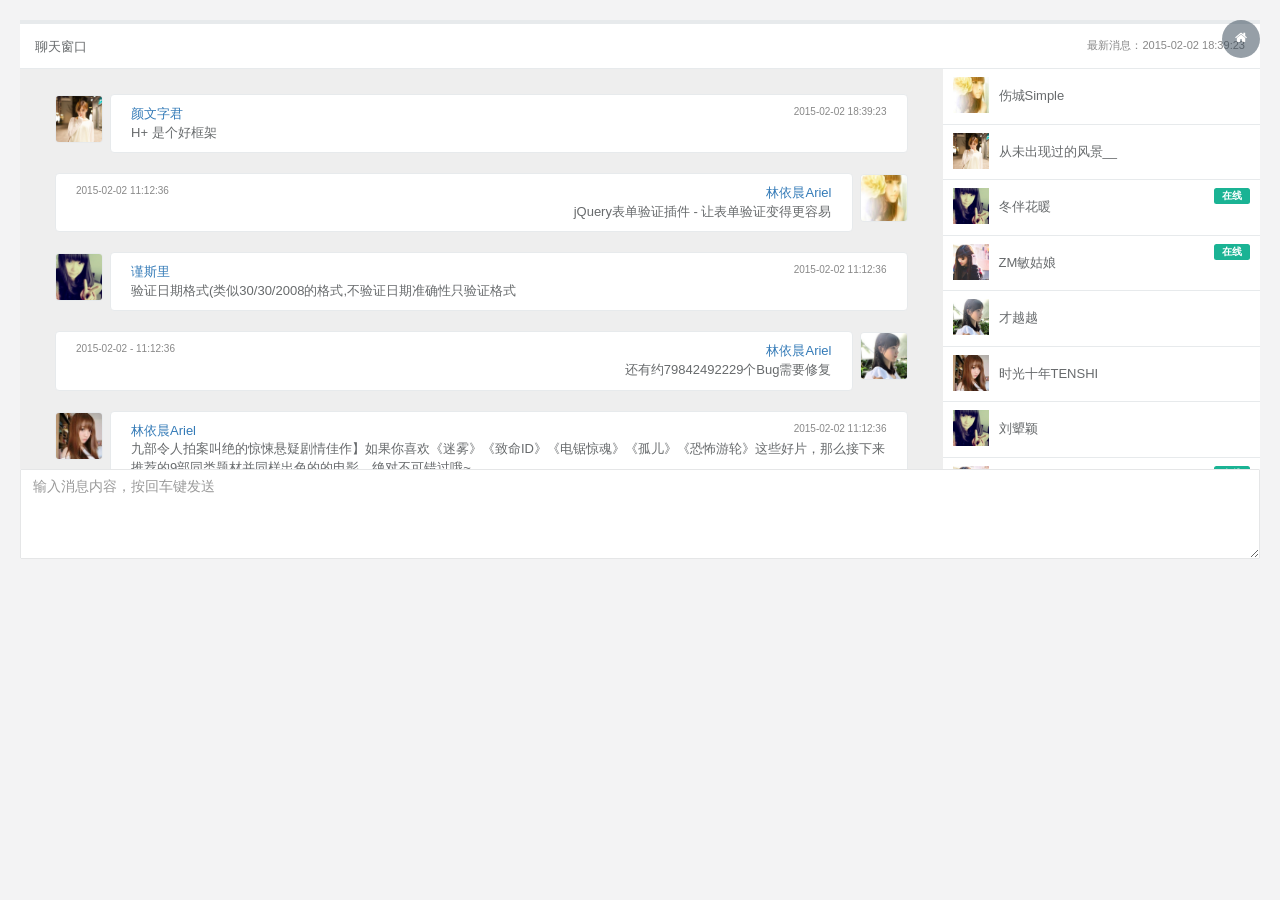
<file: chat_view.html>
<!DOCTYPE html>
<html>

<head>

    <meta charset="utf-8">
    <meta name="viewport" content="width=device-width, initial-scale=1.0">
    

    <title>H+ 后台主题UI框架 - 聊天窗口</title>

    <meta name="keywords" content="H+后台主题,后台bootstrap框架,会员中心主题,后台HTML,响应式后台">
    <meta name="description" content="H+是一个完全响应式，基于Bootstrap3最新版本开发的扁平化主题，她采用了主流的左右两栏式布局，使用了Html5+CSS3等现代技术">

    <link rel="shortcut icon" href="favicon.ico"> <link href="css/bootstrap.min.css?v=3.3.5" rel="stylesheet">
    <link href="css/font-awesome.min.css?v=4.4.0" rel="stylesheet">
    <link href="css/plugins/jsTree/style.min.css" rel="stylesheet">
    <link href="css/animate.min.css" rel="stylesheet">
    <link href="css/style.min.css?v=4.0.0" rel="stylesheet"><base target="_blank">

</head>

<body class="gray-bg">
    <div class="wrapper wrapper-content  animated fadeInRight">

        <div class="row">
            <div class="col-sm-12">

                <div class="ibox chat-view">

                    <div class="ibox-title">
                        <small class="pull-right text-muted">最新消息：2015-02-02 18:39:23</small> 聊天窗口
                    </div>


                    <div class="ibox-content">

                        <div class="row">

                            <div class="col-md-9 ">
                                <div class="chat-discussion">

                                    <div class="chat-message">
                                        <img class="message-avatar" src="img/a1.jpg" alt="">
                                        <div class="message">
                                            <a class="message-author" href="#"> 颜文字君</a>
                                            <span class="message-date"> 2015-02-02 18:39:23 </span>
                                            <span class="message-content">
											H+ 是个好框架
                                            </span>
                                        </div>
                                    </div>
                                    <div class="chat-message">
                                        <img class="message-avatar" src="img/a4.jpg" alt="">
                                        <div class="message">
                                            <a class="message-author" href="#"> 林依晨Ariel </a>
                                            <span class="message-date">  2015-02-02 11:12:36 </span>
                                            <span class="message-content">
											jQuery表单验证插件 - 让表单验证变得更容易
                                            </span>
                                        </div>
                                    </div>
                                    <div class="chat-message">
                                        <img class="message-avatar" src="img/a2.jpg" alt="">
                                        <div class="message">
                                            <a class="message-author" href="#"> 谨斯里 </a>
                                            <span class="message-date">  2015-02-02 11:12:36 </span>
                                            <span class="message-content">
											验证日期格式(类似30/30/2008的格式,不验证日期准确性只验证格式
                                            </span>
                                        </div>
                                    </div>
                                    <div class="chat-message">
                                        <img class="message-avatar" src="img/a5.jpg" alt="">
                                        <div class="message">
                                            <a class="message-author" href="#"> 林依晨Ariel </a>
                                            <span class="message-date">  2015-02-02 - 11:12:36 </span>
                                            <span class="message-content">
											还有约79842492229个Bug需要修复
                                            </span>
                                        </div>
                                    </div>
                                    <div class="chat-message">
                                        <img class="message-avatar" src="img/a6.jpg" alt="">
                                        <div class="message">
                                            <a class="message-author" href="#"> 林依晨Ariel </a>
                                            <span class="message-date">  2015-02-02 11:12:36 </span>
                                            <span class="message-content">
											九部令人拍案叫绝的惊悚悬疑剧情佳作】如果你喜欢《迷雾》《致命ID》《电锯惊魂》《孤儿》《恐怖游轮》这些好片，那么接下来推荐的9部同类题材并同样出色的的电影，绝对不可错过哦~
                                                        
                                            </span>
                                        </div>
                                    </div>

                                </div>

                            </div>
                            <div class="col-md-3">
                                <div class="chat-users">


                                    <div class="users-list">
                                        <div class="chat-user">
                                            <img class="chat-avatar" src="img/a4.jpg" alt="">
                                            <div class="chat-user-name">
                                                <a href="#">伤城Simple</a>
                                            </div>
                                        </div>
                                        <div class="chat-user">
                                            <img class="chat-avatar" src="img/a1.jpg" alt="">
                                            <div class="chat-user-name">
                                                <a href="#">从未出现过的风景__</a>
                                            </div>
                                        </div>
                                        <div class="chat-user">
                                            <span class="pull-right label label-primary">在线</span>
                                            <img class="chat-avatar" src="img/a2.jpg" alt="">
                                            <div class="chat-user-name">
                                                <a href="#">冬伴花暖</a>
                                            </div>
                                        </div>
                                        <div class="chat-user">
                                            <span class="pull-right label label-primary">在线</span>
                                            <img class="chat-avatar" src="img/a3.jpg" alt="">
                                            <div class="chat-user-name">
                                                <a href="#">ZM敏姑娘	</a>
                                            </div>
                                        </div>
                                        <div class="chat-user">
                                            <img class="chat-avatar" src="img/a5.jpg" alt="">
                                            <div class="chat-user-name">
                                                <a href="#">才越越</a>
                                            </div>
                                        </div>
                                        <div class="chat-user">
                                            <img class="chat-avatar" src="img/a6.jpg" alt="">
                                            <div class="chat-user-name">
                                                <a href="#">时光十年TENSHI</a>
                                            </div>
                                        </div>
                                        <div class="chat-user">
                                            <img class="chat-avatar" src="img/a2.jpg" alt="">
                                            <div class="chat-user-name">
                                                <a href="#">刘顰颖</a>
                                            </div>
                                        </div>
                                        <div class="chat-user">
                                            <span class="pull-right label label-primary">在线</span>
                                            <img class="chat-avatar" src="img/a3.jpg" alt="">
                                            <div class="chat-user-name">
                                                <a href="#">陈泳儿SccBaby</a>
                                            </div>
                                        </div>


                                    </div>

                                </div>
                            </div>

                        </div>
                        <div class="row">
                            <div class="col-sm-12">
                                <div class="chat-message-form">

                                    <div class="form-group">

                                        <textarea class="form-control message-input" name="message" placeholder="输入消息内容，按回车键发送"></textarea>
                                    </div>

                                </div>
                            </div>
                        </div>
                    </div>
                </div>
            </div>
        </div>
    </div>
    <script src="js/jquery.min.js?v=2.1.4"></script>
    <script src="js/bootstrap.min.js?v=3.3.5"></script>
    <script src="js/content.min.js?v=1.0.0"></script>
    <script type="text/javascript" src="http://tajs.qq.com/stats?sId=9051096" charset="UTF-8"></script>
</body>

</html>
</file>
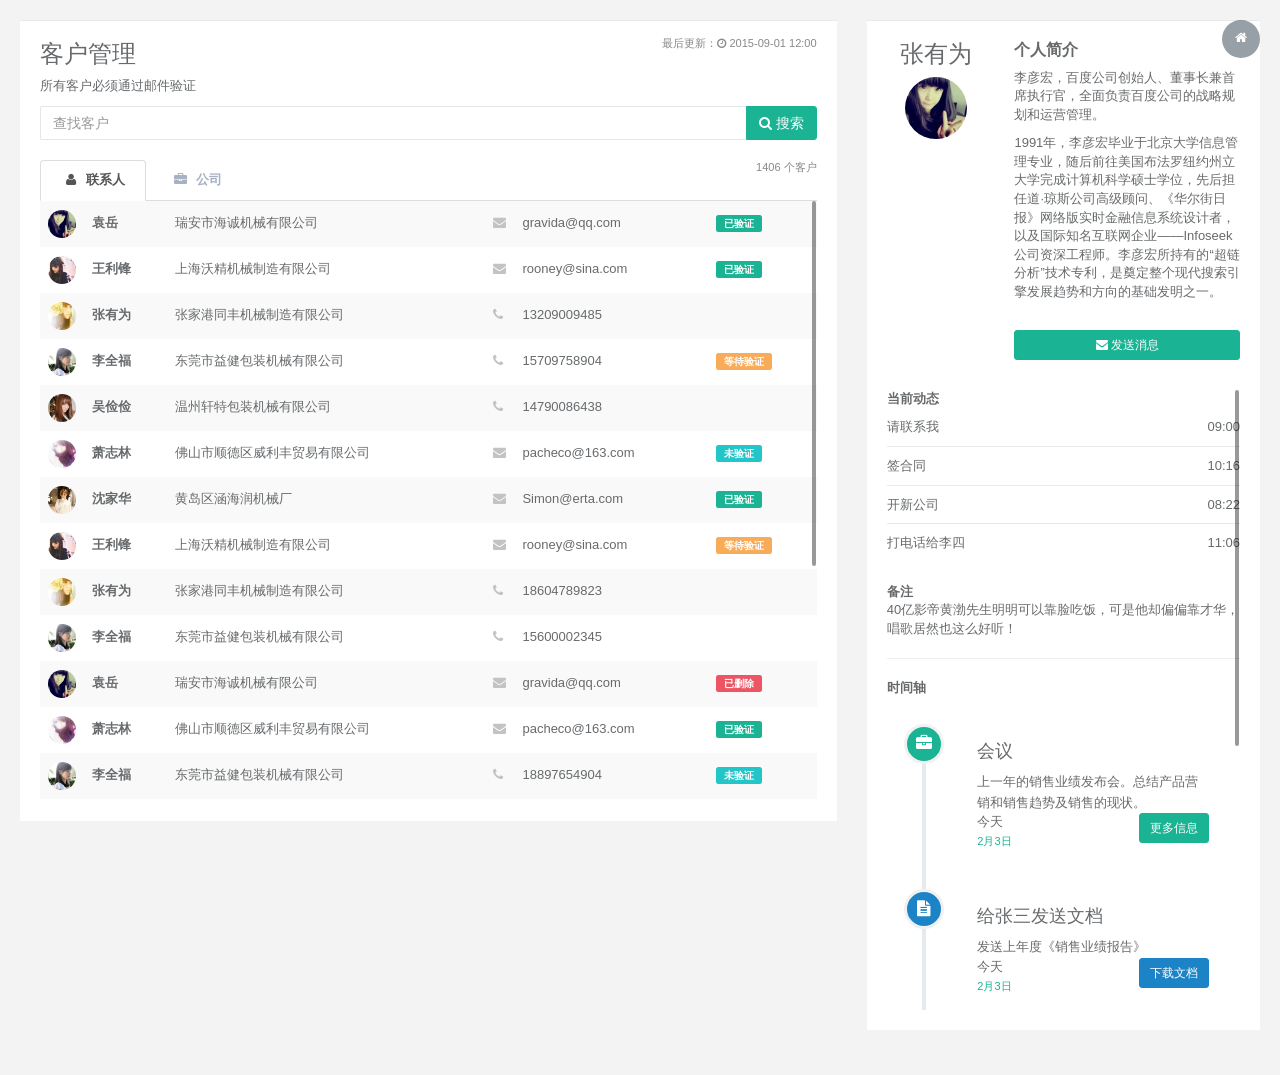
<file: clients.html>
<!DOCTYPE html>
<html>

<head>

    <meta charset="utf-8">
    <meta name="viewport" content="width=device-width, initial-scale=1.0">
    

    <title>H+ 后台主题UI框架 - 客户管理</title>
    <meta name="keywords" content="H+后台主题,后台bootstrap框架,会员中心主题,后台HTML,响应式后台">
    <meta name="description" content="H+是一个完全响应式，基于Bootstrap3最新版本开发的扁平化主题，她采用了主流的左右两栏式布局，使用了Html5+CSS3等现代技术">

    <link rel="shortcut icon" href="favicon.ico"> <link href="css/bootstrap.min.css?v=3.3.5" rel="stylesheet">
    <link href="css/font-awesome.min.css?v=4.4.0" rel="stylesheet">

    <link href="css/animate.min.css" rel="stylesheet">
    <link href="css/style.min.css?v=4.0.0" rel="stylesheet"><base target="_blank">

</head>

<body class="gray-bg">
    <div class="wrapper wrapper-content  animated fadeInRight">
        <div class="row">
            <div class="col-sm-8">
                <div class="ibox">
                    <div class="ibox-content">
                        <span class="text-muted small pull-right">最后更新：<i class="fa fa-clock-o"></i> 2015-09-01 12:00</span>
                        <h2>客户管理</h2>
                        <p>
                            所有客户必须通过邮件验证
                        </p>
                        <div class="input-group">
                            <input type="text" placeholder="查找客户" class="input form-control">
                            <span class="input-group-btn">
                                        <button type="button" class="btn btn btn-primary"> <i class="fa fa-search"></i> 搜索</button>
                                </span>
                        </div>
                        <div class="clients-list">
                            <ul class="nav nav-tabs">
                                <span class="pull-right small text-muted">1406 个客户</span>
                                <li class="active"><a data-toggle="tab" href="#tab-1"><i class="fa fa-user"></i> 联系人</a>
                                </li>
                                <li class=""><a data-toggle="tab" href="#tab-2"><i class="fa fa-briefcase"></i> 公司</a>
                                </li>
                            </ul>
                            <div class="tab-content">
                                <div id="tab-1" class="tab-pane active">
                                    <div class="full-height-scroll">
                                        <div class="table-responsive">
                                            <table class="table table-striped table-hover">
                                                <tbody>
                                                    <tr>
                                                        <td class="client-avatar"><img alt="image" src="img/a2.jpg"> </td>
                                                        <td><a data-toggle="tab" href="#contact-1" class="client-link">袁岳</a>
                                                        </td>
                                                        <td> 瑞安市海诚机械有限公司</td>
                                                        <td class="contact-type"><i class="fa fa-envelope"> </i>
                                                        </td>
                                                        <td> gravida@qq.com</td>
                                                        <td class="client-status"><span class="label label-primary">已验证</span>
                                                        </td>
                                                    </tr>
                                                    <tr>
                                                        <td class="client-avatar"><img alt="image" src="img/a3.jpg"> </td>
                                                        <td><a data-toggle="tab" href="#contact-2" class="client-link">王利锋</a>
                                                        </td>
                                                        <td>上海沃精机械制造有限公司</td>
                                                        <td class="contact-type"><i class="fa fa-envelope"> </i>
                                                        </td>
                                                        <td> rooney@sina.com</td>
                                                        <td class="client-status"><span class="label label-primary">已验证</span>
                                                        </td>
                                                    </tr>
                                                    <tr>
                                                        <td class="client-avatar"><img alt="image" src="img/a4.jpg"> </td>
                                                        <td><a data-toggle="tab" href="#contact-3" class="client-link">张有为 </a>
                                                        </td>
                                                        <td>张家港同丰机械制造有限公司</td>
                                                        <td class="contact-type"><i class="fa fa-phone"> </i>
                                                        </td>
                                                        <td> 13209009485</td>
                                                        <td class="client-status"></td>
                                                    </tr>
                                                    <tr>
                                                        <td class="client-avatar">
                                                            <a href=""><img alt="image" src="img/a5.jpg">
                                                            </a>
                                                        </td>
                                                        <td><a data-toggle="tab" href="#contact-4" class="client-link">李全福</a>
                                                        </td>
                                                        <td>东莞市益健包装机械有限公司</td>
                                                        <td class="contact-type"><i class="fa fa-phone"> </i>
                                                        </td>
                                                        <td> 15709758904</td>
                                                        <td class="client-status"><span class="label label-warning">等待验证</span>
                                                        </td>
                                                    </tr>
                                                    <tr>
                                                        <td class="client-avatar">
                                                            <a href=""><img alt="image" src="img/a6.jpg">
                                                            </a>
                                                        </td>
                                                        <td><a data-toggle="tab" href="#contact-2" class="client-link">吴俭俭</a>
                                                        </td>
                                                        <td>温州轩特包装机械有限公司</td>
                                                        <td class="contact-type"><i class="fa fa-phone"> </i>
                                                        </td>
                                                        <td> 14790086438</td>
                                                        <td class="client-status"></td>
                                                    </tr>
                                                    <tr>
                                                        <td class="client-avatar">
                                                            <a href=""><img alt="image" src="img/a7.jpg">
                                                            </a>
                                                        </td>
                                                        <td><a data-toggle="tab" href="#contact-3" class="client-link">萧志林</a>
                                                        </td>
                                                        <td>佛山市顺德区威利丰贸易有限公司 </td>
                                                        <td class="contact-type"><i class="fa fa-envelope"> </i>
                                                        </td>
                                                        <td> pacheco@163.com</td>
                                                        <td class="client-status"><span class="label label-info">未验证</span>
                                                        </td>
                                                    </tr>
                                                    <tr>
                                                        <td class="client-avatar">
                                                            <a href=""><img alt="image" src="img/a1.jpg">
                                                            </a>
                                                        </td>
                                                        <td><a data-toggle="tab" href="#contact-1" class="client-link">沈家华</a>
                                                        </td>
                                                        <td>黄岛区涵海润机械厂</td>
                                                        <td class="contact-type"><i class="fa fa-envelope"> </i>
                                                        </td>
                                                        <td> Simon@erta.com</td>
                                                        <td class="client-status"><span class="label label-primary">已验证</span>
                                                        </td>
                                                    </tr>
                                                    <tr>
                                                        <td class="client-avatar">
                                                            <a href=""><img alt="image" src="img/a3.jpg">
                                                            </a>
                                                        </td>
                                                        <td><a data-toggle="tab" href="#contact-2" class="client-link">王利锋</a>
                                                        </td>
                                                        <td>上海沃精机械制造有限公司</td>
                                                        <td class="contact-type"><i class="fa fa-envelope"> </i>
                                                        </td>
                                                        <td> rooney@sina.com</td>
                                                        <td class="client-status"><span class="label label-warning">等待验证</span>
                                                        </td>
                                                    </tr>
                                                    <tr>
                                                        <td class="client-avatar">
                                                            <a href=""><img alt="image" src="img/a4.jpg">
                                                            </a>
                                                        </td>
                                                        <td><a data-toggle="tab" href="#contact-3" class="client-link">张有为 </a>
                                                        </td>
                                                        <td>张家港同丰机械制造有限公司</td>
                                                        <td class="contact-type"><i class="fa fa-phone"> </i>
                                                        </td>
                                                        <td> 18604789823</td>
                                                        <td class="client-status"></td>
                                                    </tr>
                                                    <tr>
                                                        <td class="client-avatar">
                                                            <a href=""><img alt="image" src="img/a5.jpg">
                                                            </a>
                                                        </td>
                                                        <td><a data-toggle="tab" href="#contact-4" class="client-link">李全福</a>
                                                        </td>
                                                        <td>东莞市益健包装机械有限公司</td>
                                                        <td class="contact-type"><i class="fa fa-phone"> </i>
                                                        </td>
                                                        <td> 15600002345</td>
                                                        <td class="client-status"></td>
                                                    </tr>
                                                    <tr>
                                                        <td class="client-avatar">
                                                            <a href=""><img alt="image" src="img/a2.jpg">
                                                            </a>
                                                        </td>
                                                        <td><a data-toggle="tab" href="#contact-1" class="client-link">袁岳</a>
                                                        </td>
                                                        <td> 瑞安市海诚机械有限公司</td>
                                                        <td class="contact-type"><i class="fa fa-envelope"> </i>
                                                        </td>
                                                        <td> gravida@qq.com</td>
                                                        <td class="client-status"><span class="label label-danger">已删除</span>
                                                        </td>
                                                    </tr>
                                                    <tr>
                                                        <td class="client-avatar">
                                                            <a href=""><img alt="image" src="img/a7.jpg">
                                                            </a>
                                                        </td>
                                                        <td><a data-toggle="tab" href="#contact-2" class="client-link">萧志林</a>
                                                        </td>
                                                        <td>佛山市顺德区威利丰贸易有限公司 </td>
                                                        <td class="contact-type"><i class="fa fa-envelope"> </i>
                                                        </td>
                                                        <td> pacheco@163.com</td>
                                                        <td class="client-status"><span class="label label-primary">已验证</span>
                                                        </td>
                                                    </tr>
                                                    <tr>
                                                        <td class="client-avatar">
                                                            <a href=""><img alt="image" src="img/a5.jpg">
                                                            </a>
                                                        </td>
                                                        <td><a data-toggle="tab" href="#contact-3" class="client-link">李全福</a>
                                                        </td>
                                                        <td>东莞市益健包装机械有限公司</td>
                                                        <td class="contact-type"><i class="fa fa-phone"> </i>
                                                        </td>
                                                        <td> 18897654904</td>
                                                        <td class="client-status"><span class="label label-info">未验证</span>
                                                        </td>
                                                    </tr>
                                                    <tr>
                                                        <td class="client-avatar">
                                                            <a href=""><img alt="image" src="img/a6.jpg">
                                                            </a>
                                                        </td>
                                                        <td><a data-toggle="tab" href="#contact-4" class="client-link">吴俭俭</a>
                                                        </td>
                                                        <td>温州轩特包装机械有限公司</td>
                                                        <td class="contact-type"><i class="fa fa-phone"> </i>
                                                        </td>
                                                        <td> 18290876923</td>
                                                        <td class="client-status"><span class="label label-primary">已验证</span>
                                                        </td>
                                                    </tr>
                                                    <tr>
                                                        <td class="client-avatar">
                                                            <a href=""><img alt="image" src="img/a7.jpg">
                                                            </a>
                                                        </td>
                                                        <td><a data-toggle="tab" href="#contact-2" class="client-link">萧志林</a>
                                                        </td>
                                                        <td>佛山市顺德区威利丰贸易有限公司 </td>
                                                        <td class="contact-type"><i class="fa fa-envelope"> </i>
                                                        </td>
                                                        <td> pacheco@163.com</td>
                                                        <td class="client-status"><span class="label label-primary">已验证</span>
                                                        </td>
                                                    </tr>
                                                    <tr>
                                                        <td class="client-avatar">
                                                            <a href=""><img alt="image" src="img/a1.jpg">
                                                            </a>
                                                        </td>
                                                        <td><a data-toggle="tab" href="#contact-1" class="client-link">沈家华</a>
                                                        </td>
                                                        <td>黄岛区涵海润机械厂</td>
                                                        <td class="contact-type"><i class="fa fa-envelope"> </i>
                                                        </td>
                                                        <td> Simon@erta.com</td>
                                                        <td class="client-status"></td>
                                                    </tr>
                                                    <tr>
                                                        <td class="client-avatar">
                                                            <a href=""><img alt="image" src="img/a3.jpg">
                                                            </a>
                                                        </td>
                                                        <td><a data-toggle="tab" href="#contact-3" class="client-link">王利锋</a>
                                                        </td>
                                                        <td>上海沃精机械制造有限公司</td>
                                                        <td class="contact-type"><i class="fa fa-envelope"> </i>
                                                        </td>
                                                        <td> rooney@sina.com</td>
                                                        <td class="client-status"></td>
                                                    </tr>
                                                    <tr>
                                                        <td class="client-avatar">
                                                            <a href=""><img alt="image" src="img/a4.jpg">
                                                            </a>
                                                        </td>
                                                        <td><a data-toggle="tab" href="#contact-4" class="client-link">张有为 </a>
                                                        </td>
                                                        <td>张家港同丰机械制造有限公司</td>
                                                        <td class="contact-type"><i class="fa fa-phone"> </i>
                                                        </td>
                                                        <td> 13023428593</td>
                                                        <td class="client-status"><span class="label label-primary">已验证</span>
                                                        </td>
                                                    </tr>
                                                    <tr>
                                                        <td class="client-avatar">
                                                            <a href=""><img alt="image" src="img/a5.jpg">
                                                            </a>
                                                        </td>
                                                        <td><a data-toggle="tab" href="#contact-1" class="client-link">李全福</a>
                                                        </td>
                                                        <td>东莞市益健包装机械有限公司</td>
                                                        <td class="contact-type"><i class="fa fa-phone"> </i>
                                                        </td>
                                                        <td> 13209304434</td>
                                                        <td class="client-status"><span class="label label-info">未验证</span>
                                                        </td>
                                                    </tr>
                                                    <tr>
                                                        <td class="client-avatar">
                                                            <a href=""><img alt="image" src="img/a2.jpg">
                                                            </a>
                                                        </td>
                                                        <td><a data-toggle="tab" href="#contact-2" class="client-link">袁岳</a>
                                                        </td>
                                                        <td> 瑞安市海诚机械有限公司</td>
                                                        <td class="contact-type"><i class="fa fa-envelope"> </i>
                                                        </td>
                                                        <td> gravida@qq.com</td>
                                                        <td class="client-status"><span class="label label-warning">等待验证</span>
                                                        </td>
                                                    </tr>
                                                    <tr>
                                                        <td class="client-avatar">
                                                            <a href=""><img alt="image" src="img/a7.jpg">
                                                            </a>
                                                        </td>
                                                        <td><a data-toggle="tab" href="#contact-4" class="client-link">萧志林</a>
                                                        </td>
                                                        <td>佛山市顺德区威利丰贸易有限公司 </td>
                                                        <td class="contact-type"><i class="fa fa-envelope"> </i>
                                                        </td>
                                                        <td> pacheco@163.com</td>
                                                        <td class="client-status"></td>
                                                    </tr>
                                                </tbody>
                                            </table>
                                        </div>
                                    </div>
                                </div>
                                <div id="tab-2" class="tab-pane">
                                    <div class="full-height-scroll">
                                        <div class="table-responsive">
                                            <table class="table table-striped table-hover">
                                                <tbody>
                                                    <tr>
                                                        <td><a data-toggle="tab" href="#company-1" class="client-link">瑞安市海诚机械有限公司</a>
                                                        </td>
                                                        <td>广州</td>
                                                        <td><i class="fa fa-flag"></i> 中国</td>
                                                        <td class="client-status"><span class="label label-primary">已验证</span>
                                                        </td>
                                                    </tr>
                                                    <tr>
                                                        <td><a data-toggle="tab" href="#company-2" class="client-link">上海申弘投资发展有限公司</a>
                                                        </td>
                                                        <td>广州</td>
                                                        <td><i class="fa fa-flag"></i> 中国</td>
                                                        <td class="client-status"><span class="label label-primary">已验证</span>
                                                        </td>
                                                    </tr>
                                                    <tr>
                                                        <td><a data-toggle="tab" href="#company-3" class="client-link">衢州凯德竹业科技有限公司</a>
                                                        </td>
                                                        <td>广州</td>
                                                        <td><i class="fa fa-flag"></i> 中国</td>
                                                        <td class="client-status"></td>
                                                    </tr>
                                                    <tr>
                                                        <td><a data-toggle="tab" href="#company-1" class="client-link">北京科诺耐尔科技发展有限公司</a>
                                                        </td>
                                                        <td>广州</td>
                                                        <td><i class="fa fa-flag"></i> 中国，美国</td>
                                                        <td class="client-status"><span class="label label-warning">等待验证</span>
                                                        </td>
                                                    </tr>
                                                    <tr>
                                                        <td><a data-toggle="tab" href="#company-2" class="client-link">上海一喜食品机械有限公司</a>
                                                        </td>
                                                        <td>广州</td>
                                                        <td><i class="fa fa-flag"></i> 中国</td>
                                                        <td class="client-status"></td>
                                                    </tr>
                                                    <tr>
                                                        <td><a data-toggle="tab" href="#company-3" class="client-link"> 北京巨皓知识产权代理有限公司</a>
                                                        </td>
                                                        <td>广州</td>
                                                        <td><i class="fa fa-flag"></i> 日本</td>
                                                        <td class="client-status"><span class="label label-primary">已验证</span>
                                                        </td>
                                                    </tr>
                                                    <tr>
                                                        <td><a data-toggle="tab" href="#company-2" class="client-link">山东百洋工业装备有限公司</a>
                                                        </td>
                                                        <td>广州</td>
                                                        <td><i class="fa fa-flag"></i> 中国</td>
                                                        <td class="client-status"><span class="label label-primary">已验证</span>
                                                        </td>
                                                    </tr>
                                                    <tr>
                                                        <td><a data-toggle="tab" href="#company-1" class="client-link">瑞安市海诚机械有限公司</a>
                                                        </td>
                                                        <td>广州</td>
                                                        <td><i class="fa fa-flag"></i> 中国</td>
                                                        <td class="client-status"><span class="label label-primary">已验证</span>
                                                        </td>
                                                    </tr>
                                                    <tr>
                                                        <td><a data-toggle="tab" href="#company-2" class="client-link">上海申弘投资发展有限公司</a>
                                                        </td>
                                                        <td>广州</td>
                                                        <td><i class="fa fa-flag"></i> 中国</td>
                                                        <td class="client-status"></td>
                                                    </tr>
                                                    <tr>
                                                        <td><a data-toggle="tab" href="#company-3" class="client-link">衢州凯德竹业科技有限公司</a>
                                                        </td>
                                                        <td>广州</td>
                                                        <td><i class="fa fa-flag"></i> 中国</td>
                                                        <td class="client-status"></td>
                                                    </tr>
                                                    <tr>
                                                        <td><a data-toggle="tab" href="#company-1" class="client-link">北京科诺耐尔科技发展有限公司</a>
                                                        </td>
                                                        <td>上海</td>
                                                        <td><i class="fa fa-flag"></i> 中国，加拿大</td>
                                                        <td class="client-status"><span class="label label-warning">等待验证</span>
                                                        </td>
                                                    </tr>
                                                    <tr>
                                                        <td><a data-toggle="tab" href="#company-2" class="client-link">上海一喜食品机械有限公司</a>
                                                        </td>
                                                        <td>上海</td>
                                                        <td><i class="fa fa-flag"></i> 中国</td>
                                                        <td class="client-status"></td>
                                                    </tr>
                                                    <tr>
                                                        <td><a data-toggle="tab" href="#company-3" class="client-link"> 北京巨皓知识产权代理有限公司</a>
                                                        </td>
                                                        <td>上海</td>
                                                        <td><i class="fa fa-flag"></i> 中国</td>
                                                        <td class="client-status"><span class="label label-primary">已验证</span>
                                                        </td>
                                                    </tr>
                                                    <tr>
                                                        <td><a data-toggle="tab" href="#company-2" class="client-link">山东百洋工业装备有限公司</a>
                                                        </td>
                                                        <td>上海</td>
                                                        <td><i class="fa fa-flag"></i> 中国</td>
                                                        <td class="client-status"><span class="label label-primary">已验证</span>
                                                        </td>
                                                    </tr>
                                                    <tr>
                                                        <td><a data-toggle="tab" href="#company-1" class="client-link">瑞安市海诚机械有限公司</a>
                                                        </td>
                                                        <td>上海</td>
                                                        <td><i class="fa fa-flag"></i> 中国</td>
                                                        <td class="client-status"><span class="label label-primary">已验证</span>
                                                        </td>
                                                    </tr>
                                                    <tr>
                                                        <td><a data-toggle="tab" href="#company-2" class="client-link">上海申弘投资发展有限公司</a>
                                                        </td>
                                                        <td>上海</td>
                                                        <td><i class="fa fa-flag"></i> 中国</td>
                                                        <td class="client-status"></td>
                                                    </tr>
                                                    <tr>
                                                        <td><a data-toggle="tab" href="#company-3" class="client-link">衢州凯德竹业科技有限公司</a>
                                                        </td>
                                                        <td>北京</td>
                                                        <td><i class="fa fa-flag"></i> 中国</td>
                                                        <td class="client-status"></td>
                                                    </tr>
                                                    <tr>
                                                        <td><a data-toggle="tab" href="#company-1" class="client-link">北京科诺耐尔科技发展有限公司</a>
                                                        </td>
                                                        <td>北京</td>
                                                        <td><i class="fa fa-flag"></i> 中国</td>
                                                        <td class="client-status"><span class="label label-warning">等待验证</span>
                                                        </td>
                                                    </tr>
                                                    <tr>
                                                        <td><a data-toggle="tab" href="#company-2" class="client-link">上海一喜食品机械有限公司</a>
                                                        </td>
                                                        <td>北京</td>
                                                        <td><i class="fa fa-flag"></i> 中国</td>
                                                        <td class="client-status"></td>
                                                    </tr>
                                                    <tr>
                                                        <td><a data-toggle="tab" href="#company-3" class="client-link"> 北京巨皓知识产权代理有限公司</a>
                                                        </td>
                                                        <td>北京</td>
                                                        <td><i class="fa fa-flag"></i> 中国</td>
                                                        <td class="client-status"><span class="label label-primary">已验证</span>
                                                        </td>
                                                    </tr>
                                                    <tr>
                                                        <td><a data-toggle="tab" href="#company-2" class="client-link">山东百洋工业装备有限公司</a>
                                                        </td>
                                                        <td>北京</td>
                                                        <td><i class="fa fa-flag"></i> 中国</td>
                                                        <td class="client-status"><span class="label label-primary">已验证</span>
                                                        </td>
                                                    </tr>
                                                </tbody>
                                            </table>
                                        </div>
                                    </div>
                                </div>
                            </div>

                        </div>
                    </div>
                </div>
            </div>
            <div class="col-sm-4">
                <div class="ibox ">

                    <div class="ibox-content">
                        <div class="tab-content">
                            <div id="contact-1" class="tab-pane active">
                                <div class="row m-b-lg">
                                    <div class="col-lg-4 text-center">
                                        <h2>张有为</h2>

                                        <div class="m-b-sm">
                                            <img alt="image" class="img-circle" src="img/a2.jpg" style="width: 62px">
                                        </div>
                                    </div>
                                    <div class="col-lg-8">
                                        <h3>
                                                个人简介
                                            </h3>

                                        <p>
                                            李彦宏，百度公司创始人、董事长兼首席执行官，全面负责百度公司的战略规划和运营管理。
                                        </p>
                                        <p>

                                            1991年，李彦宏毕业于北京大学信息管理专业，随后前往美国布法罗纽约州立大学完成计算机科学硕士学位，先后担任道·琼斯公司高级顾问、《华尔街日报》网络版实时金融信息系统设计者，以及国际知名互联网企业——Infoseek公司资深工程师。李彦宏所持有的“超链分析”技术专利，是奠定整个现代搜索引擎发展趋势和方向的基础发明之一。
                                        </p>
                                        <br>
                                        <button type="button" class="btn btn-primary btn-sm btn-block"><i class="fa fa-envelope"></i> 发送消息
                                        </button>
                                    </div>
                                </div>
                                <div class="client-detail">
                                    <div class="full-height-scroll">

                                        <strong>当前动态</strong>

                                        <ul class="list-group clear-list">
                                            <li class="list-group-item fist-item">
                                                <span class="pull-right"> 09:00</span> 请联系我
                                            </li>
                                            <li class="list-group-item">
                                                <span class="pull-right"> 10:16 </span> 签合同
                                            </li>
                                            <li class="list-group-item">
                                                <span class="pull-right"> 08:22 </span> 开新公司
                                            </li>
                                            <li class="list-group-item">
                                                <span class="pull-right"> 11:06 </span> 打电话给李四
                                            </li>
                                        </ul>
                                        <strong>备注</strong>
                                        <p>
                                            40亿影帝黄渤先生明明可以靠脸吃饭，可是他却偏偏靠才华，唱歌居然也这么好听！
                                        </p>
                                        <hr/>
                                        <strong>时间轴</strong>
                                        <div id="vertical-timeline" class="vertical-container light-timeline">
                                            <div class="vertical-timeline-block">
                                                <div class="vertical-timeline-icon navy-bg">
                                                    <i class="fa fa-briefcase"></i>
                                                </div>

                                                <div class="vertical-timeline-content">
                                                    <h2>会议</h2>
                                                    <p>上一年的销售业绩发布会。总结产品营销和销售趋势及销售的现状。
                                                    </p>
                                                    <a href="#" class="btn btn-sm btn-primary"> 更多信息</a>
                                                    <span class="vertical-date">
                                        今天 <br>
                                        <small>2月3日</small>
                                    </span>
                                                </div>
                                            </div>

                                            <div class="vertical-timeline-block">
                                                <div class="vertical-timeline-icon blue-bg">
                                                    <i class="fa fa-file-text"></i>
                                                </div>

                                                <div class="vertical-timeline-content">
                                                    <h2>给张三发送文档</h2>
                                                    <p>发送上年度《销售业绩报告》</p>
                                                    <a href="#" class="btn btn-sm btn-success"> 下载文档 </a>
                                                    <span class="vertical-date">
                                        今天 <br>
                                        <small>2月3日</small>
                                    </span>
                                                </div>
                                            </div>

                                            <div class="vertical-timeline-block">
                                                <div class="vertical-timeline-icon lazur-bg">
                                                    <i class="fa fa-coffee"></i>
                                                </div>

                                                <div class="vertical-timeline-content">
                                                    <h2>喝咖啡休息</h2>
                                                    <p>喝咖啡啦，啦啦啦~~</p>
                                                    <a href="#" class="btn btn-sm btn-info">更多</a>
                                                    <span class="vertical-date"> 昨天 <br><small>2月2日</small></span>
                                                </div>
                                            </div>

                                            <div class="vertical-timeline-block">
                                                <div class="vertical-timeline-icon yellow-bg">
                                                    <i class="fa fa-phone"></i>
                                                </div>

                                                <div class="vertical-timeline-content">
                                                    <h2>给李四打电话</h2>
                                                    <p>给李四打电话分配本月工作任务</p>
                                                    <span class="vertical-date">昨天 <br><small>2月2日</small></span>
                                                </div>
                                            </div>

                                            <div class="vertical-timeline-block">
                                                <div class="vertical-timeline-icon lazur-bg">
                                                    <i class="fa fa-user-md"></i>
                                                </div>

                                                <div class="vertical-timeline-content">
                                                    <h2>公司年会</h2>
                                                    <p>发年终奖啦，啦啦啦~~</p>
                                                    <span class="vertical-date">前天 <br><small>2月1日</small></span>
                                                </div>
                                            </div>
                                        </div>
                                    </div>
                                </div>
                            </div>
                        </div>
                    </div>
                </div>
            </div>
        </div>
    </div>
    <script src="js/jquery.min.js?v=2.1.4"></script>
    <script src="js/bootstrap.min.js?v=3.3.5"></script>
    <script src="js/plugins/slimscroll/jquery.slimscroll.min.js"></script>
    <script src="js/content.min.js?v=1.0.0"></script>
    <script>
        $(function(){$(".full-height-scroll").slimScroll({height:"100%"})});
    </script>
    <script type="text/javascript" src="http://tajs.qq.com/stats?sId=9051096" charset="UTF-8"></script>
</body>

</html>
</file>
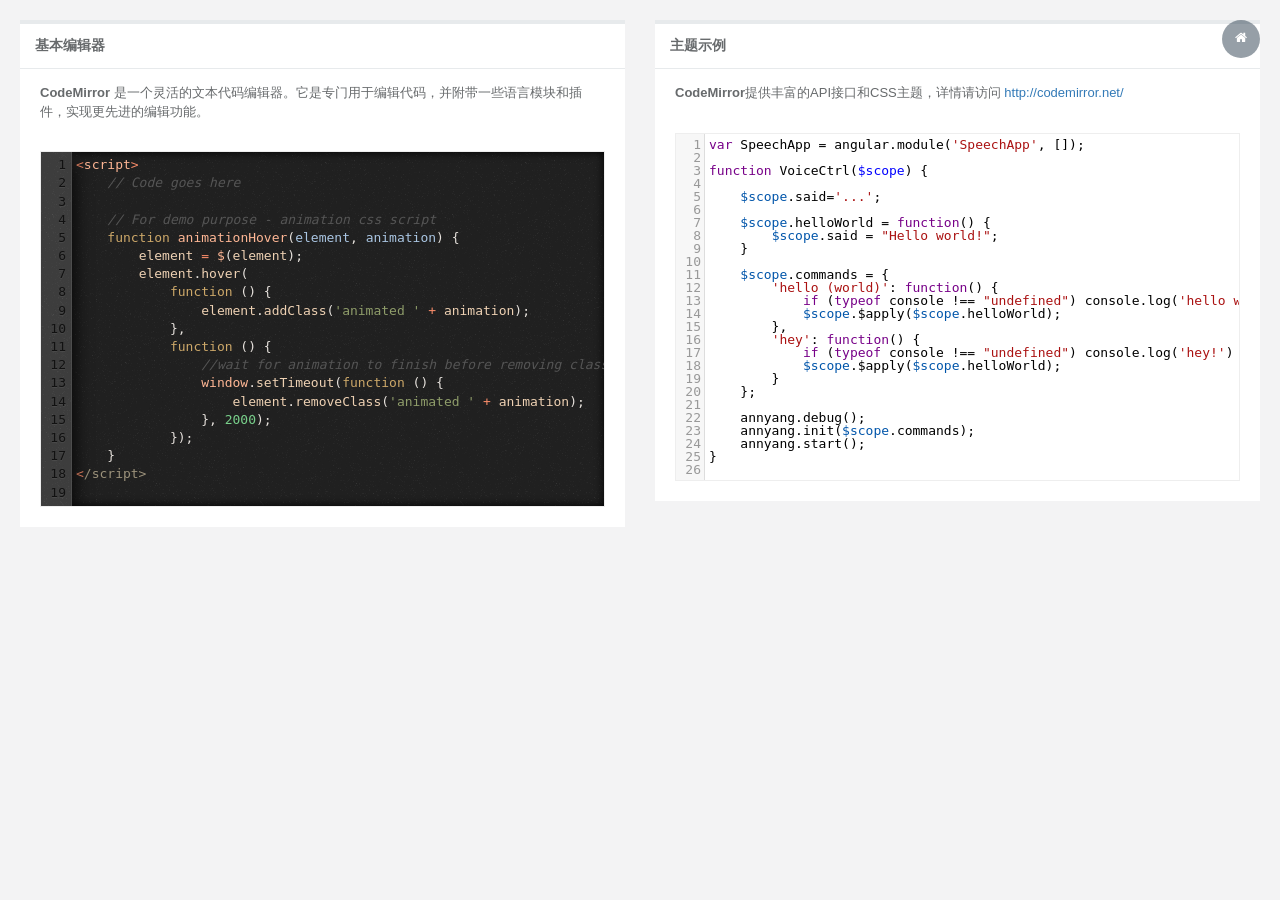
<file: code_editor.html>
<!DOCTYPE html>
<html>

<head>

    <meta charset="utf-8">
    <meta name="viewport" content="width=device-width, initial-scale=1.0">
    

    <title>H+ 后台主题UI框架 - 代码编辑器</title>
    <meta name="keywords" content="H+后台主题,后台bootstrap框架,会员中心主题,后台HTML,响应式后台">
    <meta name="description" content="H+是一个完全响应式，基于Bootstrap3最新版本开发的扁平化主题，她采用了主流的左右两栏式布局，使用了Html5+CSS3等现代技术">

    <link rel="shortcut icon" href="favicon.ico"> <link href="css/bootstrap.min.css?v=3.3.5" rel="stylesheet">
    <link href="css/font-awesome.min.css?v=4.4.0" rel="stylesheet">
    <link href="css/animate.min.css" rel="stylesheet">
    <link href="css/plugins/codemirror/codemirror.css" rel="stylesheet">
    <link href="css/plugins/codemirror/ambiance.css" rel="stylesheet">
    <link href="css/style.min.css?v=4.0.0" rel="stylesheet"><base target="_blank">

</head>

<body class="gray-bg">
    <div class="wrapper wrapper-content  animated fadeInRight">
        <div class="row">
            <div class="col-sm-6">
                <div class="ibox ">
                    <div class="ibox-title">
                        <h5>基本编辑器</h5>
                    </div>
                    <div class="ibox-content">

                        <p class="m-b-lg">
                            <strong>CodeMirror</strong> 是一个灵活的文本代码编辑器。它是专门用于编辑代码，并附带一些语言模块和插件，实现更先进的编辑功能。
                        </p>

<textarea id="code1">
<script>
    // Code goes here

    // For demo purpose - animation css script
    function animationHover(element, animation) {
        element = $(element);
        element.hover(
            function () {
                element.addClass('animated ' + animation);
            },
            function () {
                //wait for animation to finish before removing classes
                window.setTimeout(function () {
                    element.removeClass('animated ' + animation);
                }, 2000);
            });
    }
</script>
</textarea>
                    </div>
                </div>
            </div>
            <div class="col-sm-6">
                <div class="ibox ">
                    <div class="ibox-title">
                        <h5>主题示例</h5>
                    </div>
                    <div class="ibox-content">

                        <p class="m-b-lg">
                            <strong>CodeMirror</strong>提供丰富的API接口和CSS主题，详情请访问
                            <a href="http://codemirror.net/" target="_blank">http://codemirror.net/</a>
                        </p>
<textarea id="code2">
var SpeechApp = angular.module('SpeechApp', []);

function VoiceCtrl($scope) {

    $scope.said='...';

    $scope.helloWorld = function() {
        $scope.said = "Hello world!";
    }

    $scope.commands = {
        'hello (world)': function() {
            if (typeof console !== "undefined") console.log('hello world!')
            $scope.$apply($scope.helloWorld);
        },
        'hey': function() {
            if (typeof console !== "undefined") console.log('hey!')
            $scope.$apply($scope.helloWorld);
        }
    };

    annyang.debug();
    annyang.init($scope.commands);
    annyang.start();
}
</textarea>
                    </div>
                </div>
            </div>
        </div>
    </div>
    <script src="js/jquery.min.js?v=2.1.4"></script>
    <script src="js/bootstrap.min.js?v=3.3.5"></script>
    <script src="js/plugins/peity/jquery.peity.min.js"></script>
    <script src="js/plugins/codemirror/codemirror.js"></script>
    <script src="js/plugins/codemirror/mode/javascript/javascript.js"></script>
    <script src="js/content.min.js?v=1.0.0"></script>
    <script>
        $(document).ready(function(){var editor_one=CodeMirror.fromTextArea(document.getElementById("code1"),{lineNumbers:true,matchBrackets:true,styleActiveLine:true,theme:"ambiance"});var editor_two=CodeMirror.fromTextArea(document.getElementById("code2"),{lineNumbers:true,matchBrackets:true,styleActiveLine:true})});
    </script>
    <script type="text/javascript" src="http://tajs.qq.com/stats?sId=9051096" charset="UTF-8"></script>
</body>

</html>
</file>
<file: css/plugins/iCheck/custom.css>
/* iCheck plugin Square skin, green
----------------------------------- */
.icheckbox_square-green,
.iradio_square-green {
    display: inline-block;
    *display: inline;
    vertical-align: middle;
    margin: 0;
    padding: 0;
    width: 22px;
    height: 22px;
    background: url(green.png) no-repeat;
    border: none;
    cursor: pointer;
}

.icheckbox_square-green {
    background-position: 0 0;
}
.icheckbox_square-green.hover {
    background-position: -24px 0;
}
.icheckbox_square-green.checked {
    background-position: -48px 0;
}
.icheckbox_square-green.disabled {
    background-position: -72px 0;
    cursor: default;
}
.icheckbox_square-green.checked.disabled {
    background-position: -96px 0;
}

.iradio_square-green {
    background-position: -120px 0;
}
.iradio_square-green.hover {
    background-position: -144px 0;
}
.iradio_square-green.checked {
    background-position: -168px 0;
}
.iradio_square-green.disabled {
    background-position: -192px 0;
    cursor: default;
}
.iradio_square-green.checked.disabled {
    background-position: -216px 0;
}

/* HiDPI support */
@media (-o-min-device-pixel-ratio: 5/4), (-webkit-min-device-pixel-ratio: 1.25), (min-resolution: 120dpi) {
    .icheckbox_square-green,
    .iradio_square-green {
        background-image: url(green@2x.png);
        -webkit-background-size: 240px 24px;
        background-size: 240px 24px;
    }
}
</file>
<file: css/plugins/fullcalendar/fullcalendar.css>
/*!
 * FullCalendar v1.6.4 Stylesheet
 * Docs & License: http://arshaw.com/fullcalendar/
 * (c) 2013 Adam Shaw
 */


.fc {
	direction: ltr;
	text-align: left;
	}
	
.fc table {
	border-collapse: collapse;
	border-spacing: 0;
	}
	
html .fc,
.fc table {
	font-size: 1em;
	}
	
.fc td,
.fc th {
	padding: 0;
	vertical-align: top;
	}



/* Header
------------------------------------------------------------------------*/

.fc-header td {
	white-space: nowrap;
	}

.fc-header-left {
	width: 25%;
	text-align: left;
	}
	
.fc-header-center {
	text-align: center;
	}
	
.fc-header-right {
	width: 25%;
	text-align: right;
	}
	
.fc-header-title {
	display: inline-block;
	vertical-align: top;
	}
	
.fc-header-title h2 {
	margin-top: 0;
	white-space: nowrap;
	}
	
.fc .fc-header-space {
	padding-left: 10px;
	}
	
.fc-header .fc-button {
	margin-bottom: 1em;
	vertical-align: top;
	}
	
/* buttons edges butting together */

.fc-header .fc-button {
	margin-right: -1px;
	}
	
.fc-header .fc-corner-right,  /* non-theme */
.fc-header .ui-corner-right { /* theme */
	margin-right: 0; /* back to normal */
	}
	
/* button layering (for border precedence) */
	
.fc-header .fc-state-hover,
.fc-header .ui-state-hover {
	z-index: 2;
	}
	
.fc-header .fc-state-down {
	z-index: 3;
	}

.fc-header .fc-state-active,
.fc-header .ui-state-active {
	z-index: 4;
	}
	
	
	
/* Content
------------------------------------------------------------------------*/
	
.fc-content {
	clear: both;
	zoom: 1; /* for IE7, gives accurate coordinates for [un]freezeContentHeight */
	}
	
.fc-view {
	width: 100%;
	overflow: hidden;
	}
	
	

/* Cell Styles
------------------------------------------------------------------------*/

.fc-widget-header,    /* <th>, usually */
.fc-widget-content {  /* <td>, usually */
	border: 1px solid #ddd;
	}
	
.fc-state-highlight { /* <td> today cell */ /* TODO: add .fc-today to <th> */
	background: #fcf8e3;
	}
	
.fc-cell-overlay { /* semi-transparent rectangle while dragging */
	background: #bce8f1;
	opacity: .3;
	filter: alpha(opacity=30); /* for IE */
	}
	


/* Buttons
------------------------------------------------------------------------*/

.fc-button {
	position: relative;
	display: inline-block;
	padding: 0 .6em;
	overflow: hidden;
	height: 1.9em;
	line-height: 1.9em;
	white-space: nowrap;
	cursor: pointer;
	}
	
.fc-state-default { /* non-theme */
	border: 1px solid;
	}

.fc-state-default.fc-corner-left { /* non-theme */
	border-top-left-radius: 4px;
	border-bottom-left-radius: 4px;
	}

.fc-state-default.fc-corner-right { /* non-theme */
	border-top-right-radius: 4px;
	border-bottom-right-radius: 4px;
	}

/*
	Our default prev/next buttons use HTML entities like &lsaquo; &rsaquo; &laquo; &raquo;
	and we'll try to make them look good cross-browser.
*/

.fc-text-arrow {
	margin: 0 .1em;
	font-size: 2em;
	font-family: "Courier New", Courier, monospace;
	vertical-align: baseline; /* for IE7 */
	}

.fc-button-prev .fc-text-arrow,
.fc-button-next .fc-text-arrow { /* for &lsaquo; &rsaquo; */
	font-weight: bold;
	}
	
/* icon (for jquery ui) */
	
.fc-button .fc-icon-wrap {
	position: relative;
	float: left;
	top: 50%;
	}
	
.fc-button .ui-icon {
	position: relative;
	float: left;
	margin-top: -50%;
	*margin-top: 0;
	*top: -50%;
	}
	
/*
  button states
  borrowed from twitter bootstrap (http://twitter.github.com/bootstrap/)
*/

.fc-state-default {
	background-color: #f5f5f5;
	background-image: -moz-linear-gradient(top, #ffffff, #e6e6e6);
	background-image: -webkit-gradient(linear, 0 0, 0 100%, from(#ffffff), to(#e6e6e6));
	background-image: -webkit-linear-gradient(top, #ffffff, #e6e6e6);
	background-image: -o-linear-gradient(top, #ffffff, #e6e6e6);
	background-image: linear-gradient(to bottom, #ffffff, #e6e6e6);
	background-repeat: repeat-x;
	border-color: #e6e6e6 #e6e6e6 #bfbfbf;
	border-color: rgba(0, 0, 0, 0.1) rgba(0, 0, 0, 0.1) rgba(0, 0, 0, 0.25);
	color: #333;
	text-shadow: 0 1px 1px rgba(255, 255, 255, 0.75);
	box-shadow: inset 0 1px 0 rgba(255, 255, 255, 0.2), 0 1px 2px rgba(0, 0, 0, 0.05);
	}

.fc-state-hover,
.fc-state-down,
.fc-state-active,
.fc-state-disabled {
	color: #333333;
	background-color: #e6e6e6;
	}

.fc-state-hover {
	color: #333333;
	text-decoration: none;
	background-position: 0 -15px;
	-webkit-transition: background-position 0.1s linear;
	   -moz-transition: background-position 0.1s linear;
	     -o-transition: background-position 0.1s linear;
	        transition: background-position 0.1s linear;
	}

.fc-state-down,
.fc-state-active {
	background-color: #cccccc;
	background-image: none;
	outline: 0;
	box-shadow: inset 0 2px 4px rgba(0, 0, 0, 0.15), 0 1px 2px rgba(0, 0, 0, 0.05);
	}

.fc-state-disabled {
	cursor: default;
	background-image: none;
	opacity: 0.65;
	filter: alpha(opacity=65);
	box-shadow: none;
	}

	

/* Global Event Styles
------------------------------------------------------------------------*/

.fc-event-container > * {
	z-index: 8;
	}

.fc-event-container > .ui-draggable-dragging,
.fc-event-container > .ui-resizable-resizing {
	z-index: 9;
	}
	 
.fc-event {
	border: 1px solid #3a87ad; /* default BORDER color */
	background-color: #3a87ad; /* default BACKGROUND color */
	color: #fff;               /* default TEXT color */
	font-size: .85em;
	cursor: default;
	}

a.fc-event {
	text-decoration: none;
	}
	
a.fc-event,
.fc-event-draggable {
	cursor: pointer;
	}
	
.fc-rtl .fc-event {
	text-align: right;
	}

.fc-event-inner {
	width: 100%;
	height: 100%;
	overflow: hidden;
	}
	
.fc-event-time,
.fc-event-title {
	padding: 0 1px;
	}
	
.fc .ui-resizable-handle {
	display: block;
	position: absolute;
	z-index: 99999;
	overflow: hidden; /* hacky spaces (IE6/7) */
	font-size: 300%;  /* */
	line-height: 50%; /* */
	}
	
	
	
/* Horizontal Events
------------------------------------------------------------------------*/

.fc-event-hori {
	border-width: 1px 0;
	margin-bottom: 1px;
	}

.fc-ltr .fc-event-hori.fc-event-start,
.fc-rtl .fc-event-hori.fc-event-end {
	border-left-width: 1px;
	border-top-left-radius: 3px;
	border-bottom-left-radius: 3px;
	}

.fc-ltr .fc-event-hori.fc-event-end,
.fc-rtl .fc-event-hori.fc-event-start {
	border-right-width: 1px;
	border-top-right-radius: 3px;
	border-bottom-right-radius: 3px;
	}
	
/* resizable */
	
.fc-event-hori .ui-resizable-e {
	top: 0           !important; /* importants override pre jquery ui 1.7 styles */
	right: -3px      !important;
	width: 7px       !important;
	height: 100%     !important;
	cursor: e-resize;
	}
	
.fc-event-hori .ui-resizable-w {
	top: 0           !important;
	left: -3px       !important;
	width: 7px       !important;
	height: 100%     !important;
	cursor: w-resize;
	}
	
.fc-event-hori .ui-resizable-handle {
	_padding-bottom: 14px; /* IE6 had 0 height */
	}
	
	
	
/* Reusable Separate-border Table
------------------------------------------------------------*/

table.fc-border-separate {
	border-collapse: separate;
	}
	
.fc-border-separate th,
.fc-border-separate td {
	border-width: 1px 0 0 1px;
	}
	
.fc-border-separate th.fc-last,
.fc-border-separate td.fc-last {
	border-right-width: 1px;
	}
	
.fc-border-separate tr.fc-last th,
.fc-border-separate tr.fc-last td {
	border-bottom-width: 1px;
	}
	
.fc-border-separate tbody tr.fc-first td,
.fc-border-separate tbody tr.fc-first th {
	border-top-width: 0;
	}
	
	

/* Month View, Basic Week View, Basic Day View
------------------------------------------------------------------------*/

.fc-grid th {
	text-align: center;
	}

.fc .fc-week-number {
	width: 22px;
	text-align: center;
	}

.fc .fc-week-number div {
	padding: 0 2px;
	}
	
.fc-grid .fc-day-number {
	float: right;
	padding: 0 2px;
	}
	
.fc-grid .fc-other-month .fc-day-number {
	opacity: 0.3;
	filter: alpha(opacity=30); /* for IE */
	/* opacity with small font can sometimes look too faded
	   might want to set the 'color' property instead
	   making day-numbers bold also fixes the problem */
	}
	
.fc-grid .fc-day-content {
	clear: both;
	padding: 2px 2px 1px; /* distance between events and day edges */
	}
	
/* event styles */
	
.fc-grid .fc-event-time {
	font-weight: bold;
	}
	
/* right-to-left */
	
.fc-rtl .fc-grid .fc-day-number {
	float: left;
	}
	
.fc-rtl .fc-grid .fc-event-time {
	float: right;
	}
	
	

/* Agenda Week View, Agenda Day View
------------------------------------------------------------------------*/

.fc-agenda table {
	border-collapse: separate;
	}
	
.fc-agenda-days th {
	text-align: center;
	}
	
.fc-agenda .fc-agenda-axis {
	width: 50px;
	padding: 0 4px;
	vertical-align: middle;
	text-align: right;
	white-space: nowrap;
	font-weight: normal;
	}

.fc-agenda .fc-week-number {
	font-weight: bold;
	}
	
.fc-agenda .fc-day-content {
	padding: 2px 2px 1px;
	}
	
/* make axis border take precedence */
	
.fc-agenda-days .fc-agenda-axis {
	border-right-width: 1px;
	}
	
.fc-agenda-days .fc-col0 {
	border-left-width: 0;
	}
	
/* all-day area */
	
.fc-agenda-allday th {
	border-width: 0 1px;
	}
	
.fc-agenda-allday .fc-day-content {
	min-height: 34px; /* TODO: doesnt work well in quirksmode */
	_height: 34px;
	}
	
/* divider (between all-day and slots) */
	
.fc-agenda-divider-inner {
	height: 2px;
	overflow: hidden;
	}
	
.fc-widget-header .fc-agenda-divider-inner {
	background: #eee;
	}
	
/* slot rows */
	
.fc-agenda-slots th {
	border-width: 1px 1px 0;
	}
	
.fc-agenda-slots td {
	border-width: 1px 0 0;
	background: none;
	}
	
.fc-agenda-slots td div {
	height: 20px;
	}
	
.fc-agenda-slots tr.fc-slot0 th,
.fc-agenda-slots tr.fc-slot0 td {
	border-top-width: 0;
	}

.fc-agenda-slots tr.fc-minor th,
.fc-agenda-slots tr.fc-minor td {
	border-top-style: dotted;
	}
	
.fc-agenda-slots tr.fc-minor th.ui-widget-header {
	*border-top-style: solid; /* doesn't work with background in IE6/7 */
	}
	


/* Vertical Events
------------------------------------------------------------------------*/

.fc-event-vert {
	border-width: 0 1px;
	}

.fc-event-vert.fc-event-start {
	border-top-width: 1px;
	border-top-left-radius: 3px;
	border-top-right-radius: 3px;
	}

.fc-event-vert.fc-event-end {
	border-bottom-width: 1px;
	border-bottom-left-radius: 3px;
	border-bottom-right-radius: 3px;
	}
	
.fc-event-vert .fc-event-time {
	white-space: nowrap;
	font-size: 10px;
	}

.fc-event-vert .fc-event-inner {
	position: relative;
	z-index: 2;
	}
	
.fc-event-vert .fc-event-bg { /* makes the event lighter w/ a semi-transparent overlay  */
	position: absolute;
	z-index: 1;
	top: 0;
	left: 0;
	width: 100%;
	height: 100%;
	background: #fff;
	opacity: .25;
	filter: alpha(opacity=25);
	}
	
.fc .ui-draggable-dragging .fc-event-bg, /* TODO: something nicer like .fc-opacity */
.fc-select-helper .fc-event-bg {
	display: none\9; /* for IE6/7/8. nested opacity filters while dragging don't work */
	}
	
/* resizable */
	
.fc-event-vert .ui-resizable-s {
	bottom: 0        !important; /* importants override pre jquery ui 1.7 styles */
	width: 100%      !important;
	height: 8px      !important;
	overflow: hidden !important;
	line-height: 8px !important;
	font-size: 11px  !important;
	font-family: monospace;
	text-align: center;
	cursor: s-resize;
	}
	
.fc-agenda .ui-resizable-resizing { /* TODO: better selector */
	_overflow: hidden;
	}
</file>
<file: css/plugins/fullcalendar/fullcalendar.print.css>
/*!
 * FullCalendar v1.6.4 Print Stylesheet
 * Docs & License: http://arshaw.com/fullcalendar/
 * (c) 2013 Adam Shaw
 */

/*
 * Include this stylesheet on your page to get a more printer-friendly calendar.
 * When including this stylesheet, use the media='print' attribute of the <link> tag.
 * Make sure to include this stylesheet IN ADDITION to the regular fullcalendar.css.
 */
 
 
 /* Events
-----------------------------------------------------*/
 
.fc-event {
	background: #fff !important;
	color: #000 !important;
	}
	
/* for vertical events */
	
.fc-event-bg {
	display: none !important;
	}
	
.fc-event .ui-resizable-handle {
	display: none !important;
	}
</file>
<file: css/plugins/codemirror/codemirror.css>
/* BASICS */

.CodeMirror {
  /* Set height, width, borders, and global font properties here */
  font-family: monospace;
  height: 300px;
}
.CodeMirror-scroll {
  /* Set scrolling behaviour here */
  overflow: auto;
}

/* PADDING */

.CodeMirror-lines {
  padding: 4px 0; /* Vertical padding around content */
}
.CodeMirror pre {
  padding: 0 4px; /* Horizontal padding of content */
}

.CodeMirror-scrollbar-filler, .CodeMirror-gutter-filler {
  background-color: white; /* The little square between H and V scrollbars */
}

/* GUTTER */

.CodeMirror-gutters {
  border-right: 1px solid #ddd;
  background-color: #f7f7f7;
  white-space: nowrap;
}
.CodeMirror-linenumbers {}
.CodeMirror-linenumber {
  padding: 0 3px 0 5px;
  min-width: 20px;
  text-align: right;
  color: #999;
  -moz-box-sizing: content-box;
  box-sizing: content-box;
}

.CodeMirror-guttermarker { color: black; }
.CodeMirror-guttermarker-subtle { color: #999; }

/* CURSOR */

.CodeMirror div.CodeMirror-cursor {
  border-left: 1px solid black;
}
/* Shown when moving in bi-directional text */
.CodeMirror div.CodeMirror-secondarycursor {
  border-left: 1px solid silver;
}
.CodeMirror.cm-keymap-fat-cursor div.CodeMirror-cursor {
  width: auto;
  border: 0;
  background: #7e7;
}
.CodeMirror.cm-keymap-fat-cursor div.CodeMirror-cursors {
  z-index: 1;
}

.cm-animate-fat-cursor {
  width: auto;
  border: 0;
  -webkit-animation: blink 1.06s steps(1) infinite;
  -moz-animation: blink 1.06s steps(1) infinite;
  animation: blink 1.06s steps(1) infinite;
}
@-moz-keyframes blink {
  0% { background: #7e7; }
  50% { background: none; }
  100% { background: #7e7; }
}
@-webkit-keyframes blink {
  0% { background: #7e7; }
  50% { background: none; }
  100% { background: #7e7; }
}
@keyframes blink {
  0% { background: #7e7; }
  50% { background: none; }
  100% { background: #7e7; }
}

/* Can style cursor different in overwrite (non-insert) mode */
div.CodeMirror-overwrite div.CodeMirror-cursor {}

.cm-tab { display: inline-block; text-decoration: inherit; }

.CodeMirror-ruler {
  border-left: 1px solid #ccc;
  position: absolute;
}

/* DEFAULT THEME */

.cm-s-default .cm-keyword {color: #708;}
.cm-s-default .cm-atom {color: #219;}
.cm-s-default .cm-number {color: #164;}
.cm-s-default .cm-def {color: #00f;}
.cm-s-default .cm-variable,
.cm-s-default .cm-punctuation,
.cm-s-default .cm-property,
.cm-s-default .cm-operator {}
.cm-s-default .cm-variable-2 {color: #05a;}
.cm-s-default .cm-variable-3 {color: #085;}
.cm-s-default .cm-comment {color: #a50;}
.cm-s-default .cm-string {color: #a11;}
.cm-s-default .cm-string-2 {color: #f50;}
.cm-s-default .cm-meta {color: #555;}
.cm-s-default .cm-qualifier {color: #555;}
.cm-s-default .cm-builtin {color: #30a;}
.cm-s-default .cm-bracket {color: #997;}
.cm-s-default .cm-tag {color: #170;}
.cm-s-default .cm-attribute {color: #00c;}
.cm-s-default .cm-header {color: blue;}
.cm-s-default .cm-quote {color: #090;}
.cm-s-default .cm-hr {color: #999;}
.cm-s-default .cm-link {color: #00c;}

.cm-negative {color: #d44;}
.cm-positive {color: #292;}
.cm-header, .cm-strong {font-weight: bold;}
.cm-em {font-style: italic;}
.cm-link {text-decoration: underline;}

.cm-s-default .cm-error {color: #f00;}
.cm-invalidchar {color: #f00;}

/* Default styles for common addons */

div.CodeMirror span.CodeMirror-matchingbracket {color: #0f0;}
div.CodeMirror span.CodeMirror-nonmatchingbracket {color: #f22;}
.CodeMirror-matchingtag { background: rgba(255, 150, 0, .3); }
.CodeMirror-activeline-background {background: #e8f2ff;}

/* STOP */

/* The rest of this file contains styles related to the mechanics of
   the editor. You probably shouldn't touch them. */

.CodeMirror {
  line-height: 1;
  position: relative;
  overflow: hidden;
  background: white;
  color: black;
}

.CodeMirror-scroll {
  /* 30px is the magic margin used to hide the element's real scrollbars */
  /* See overflow: hidden in .CodeMirror */
  margin-bottom: -30px; margin-right: -30px;
  padding-bottom: 30px;
  height: 100%;
  outline: none; /* Prevent dragging from highlighting the element */
  position: relative;
  -moz-box-sizing: content-box;
  box-sizing: content-box;
}
.CodeMirror-sizer {
  position: relative;
  border-right: 30px solid transparent;
  -moz-box-sizing: content-box;
  box-sizing: content-box;
}

/* The fake, visible scrollbars. Used to force redraw during scrolling
   before actuall scrolling happens, thus preventing shaking and
   flickering artifacts. */
.CodeMirror-vscrollbar, .CodeMirror-hscrollbar, .CodeMirror-scrollbar-filler, .CodeMirror-gutter-filler {
  position: absolute;
  z-index: 6;
  display: none;
}
.CodeMirror-vscrollbar {
  right: 0; top: 0;
  overflow-x: hidden;
  overflow-y: scroll;
}
.CodeMirror-hscrollbar {
  bottom: 0; left: 0;
  overflow-y: hidden;
  overflow-x: scroll;
}
.CodeMirror-scrollbar-filler {
  right: 0; bottom: 0;
}
.CodeMirror-gutter-filler {
  left: 0; bottom: 0;
}

.CodeMirror-gutters {
  position: absolute; left: 0; top: 0;
  padding-bottom: 30px;
  z-index: 3;
}
.CodeMirror-gutter {
  white-space: normal;
  height: 100%;
  -moz-box-sizing: content-box;
  box-sizing: content-box;
  padding-bottom: 30px;
  margin-bottom: -32px;
  display: inline-block;
  /* Hack to make IE7 behave */
  *zoom:1;
  *display:inline;
}
.CodeMirror-gutter-elt {
  position: absolute;
  cursor: default;
  z-index: 4;
}

.CodeMirror-lines {
  cursor: text;
  min-height: 1px; /* prevents collapsing before first draw */
}
.CodeMirror pre {
  /* Reset some styles that the rest of the page might have set */
  -moz-border-radius: 0; -webkit-border-radius: 0; border-radius: 0;
  border-width: 0;
  background: transparent;
  font-family: inherit;
  font-size: inherit;
  margin: 0;
  white-space: pre;
  word-wrap: normal;
  line-height: inherit;
  color: inherit;
  z-index: 2;
  position: relative;
  overflow: visible;
}
.CodeMirror-wrap pre {
  word-wrap: break-word;
  white-space: pre-wrap;
  word-break: normal;
}

.CodeMirror-linebackground {
  position: absolute;
  left: 0; right: 0; top: 0; bottom: 0;
  z-index: 0;
}

.CodeMirror-linewidget {
  position: relative;
  z-index: 2;
  overflow: auto;
}

.CodeMirror-widget {}

.CodeMirror-wrap .CodeMirror-scroll {
  overflow-x: hidden;
}

.CodeMirror-measure {
  position: absolute;
  width: 100%;
  height: 0;
  overflow: hidden;
  visibility: hidden;
}
.CodeMirror-measure pre { position: static; }

.CodeMirror div.CodeMirror-cursor {
  position: absolute;
  border-right: none;
  width: 0;
}

div.CodeMirror-cursors {
  visibility: hidden;
  position: relative;
  z-index: 3;
}
.CodeMirror-focused div.CodeMirror-cursors {
  visibility: visible;
}

.CodeMirror-selected { background: #d9d9d9; }
.CodeMirror-focused .CodeMirror-selected { background: #d7d4f0; }
.CodeMirror-crosshair { cursor: crosshair; }

.cm-searching {
  background: #ffa;
  background: rgba(255, 255, 0, .4);
}

/* IE7 hack to prevent it from returning funny offsetTops on the spans */
.CodeMirror span { *vertical-align: text-bottom; }

/* Used to force a border model for a node */
.cm-force-border { padding-right: .1px; }

@media print {
  /* Hide the cursor when printing */
  .CodeMirror div.CodeMirror-cursors {
    visibility: hidden;
  }
}

/* Help users use markselection to safely style text background */
span.CodeMirror-selectedtext { background: none; }
</file>
<file: css/plugins/codemirror/ambiance.css>
/* ambiance theme for codemirror */

/* Color scheme */

.cm-s-ambiance .cm-keyword { color: #cda869; }
.cm-s-ambiance .cm-atom { color: #CF7EA9; }
.cm-s-ambiance .cm-number { color: #78CF8A; }
.cm-s-ambiance .cm-def { color: #aac6e3; }
.cm-s-ambiance .cm-variable { color: #ffb795; }
.cm-s-ambiance .cm-variable-2 { color: #eed1b3; }
.cm-s-ambiance .cm-variable-3 { color: #faded3; }
.cm-s-ambiance .cm-property { color: #eed1b3; }
.cm-s-ambiance .cm-operator {color: #fa8d6a;}
.cm-s-ambiance .cm-comment { color: #555; font-style:italic; }
.cm-s-ambiance .cm-string { color: #8f9d6a; }
.cm-s-ambiance .cm-string-2 { color: #9d937c; }
.cm-s-ambiance .cm-meta { color: #D2A8A1; }
.cm-s-ambiance .cm-qualifier { color: yellow; }
.cm-s-ambiance .cm-builtin { color: #9999cc; }
.cm-s-ambiance .cm-bracket { color: #24C2C7; }
.cm-s-ambiance .cm-tag { color: #fee4ff }
.cm-s-ambiance .cm-attribute {  color: #9B859D; }
.cm-s-ambiance .cm-header {color: blue;}
.cm-s-ambiance .cm-quote { color: #24C2C7; }
.cm-s-ambiance .cm-hr { color: pink; }
.cm-s-ambiance .cm-link { color: #F4C20B; }
.cm-s-ambiance .cm-special { color: #FF9D00; }
.cm-s-ambiance .cm-error { color: #AF2018; }

.cm-s-ambiance .CodeMirror-matchingbracket { color: #0f0; }
.cm-s-ambiance .CodeMirror-nonmatchingbracket { color: #f22; }

.cm-s-ambiance .CodeMirror-selected {
  background: rgba(255, 255, 255, 0.15);
}
.cm-s-ambiance.CodeMirror-focused .CodeMirror-selected {
  background: rgba(255, 255, 255, 0.10);
}

/* Editor styling */

.cm-s-ambiance.CodeMirror {
  line-height: 1.40em;
  color: #E6E1DC;
  background-color: #202020;
  -webkit-box-shadow: inset 0 0 10px black;
  -moz-box-shadow: inset 0 0 10px black;
  box-shadow: inset 0 0 10px black;
}

.cm-s-ambiance .CodeMirror-gutters {
  background: #3D3D3D;
  border-right: 1px solid #4D4D4D;
  box-shadow: 0 10px 20px black;
}

.cm-s-ambiance .CodeMirror-linenumber {
  text-shadow: 0px 1px 1px #4d4d4d;
  color: #111;
  padding: 0 5px;
}

.cm-s-ambiance .CodeMirror-guttermarker { color: #aaa; }
.cm-s-ambiance .CodeMirror-guttermarker-subtle { color: #111; }

.cm-s-ambiance .CodeMirror-lines .CodeMirror-cursor {
  border-left: 1px solid #7991E8;
}

.cm-s-ambiance .CodeMirror-activeline-background {
  background: none repeat scroll 0% 0% rgba(255, 255, 255, 0.031);
}

.cm-s-ambiance.CodeMirror,
.cm-s-ambiance .CodeMirror-gutters {
  background-image: url("[data-uri]");
}
</file>
<file: css/style.min.css>
h1,h2,h3,h4,h5,h6{font-weight:100}h1{font-size:30px}h2{font-size:24px}h3{font-size:16px}h4{font-size:14px}h5{font-size:12px}h6{font-size:10px}h3,h4,h5{margin-top:5px;font-weight:600}a:focus{outline:0}.nav>li>a{color:#a7b1c2;font-weight:600;padding:14px 20px 14px 25px}.nav li>a{display:block}.nav.navbar-right>li>a{color:#999c9e}.nav>li.active>a{color:#fff}.navbar-default .nav>li>a:focus,.navbar-default .nav>li>a:hover{background-color:#293846;color:#fff}.nav .open>a,.nav .open>a:focus,.nav .open>a:hover{background:#fff}.nav>li>a i{margin-right:6px}.navbar{border:0}.navbar-default{background-color:transparent;border-color:#2f4050;position:relative}.navbar-top-links li{display:inline-block}.navbar-top-links li:last-child{margin-right:30px}body.body-small .navbar-top-links li:last-child{margin-right:10px}.navbar-top-links li a{padding:20px 10px;min-height:50px}.dropdown-menu{border:medium none;display:none;float:left;font-size:12px;left:0;list-style:none outside none;padding:0;position:absolute;text-shadow:none;top:100%;z-index:1000;border-radius:0;box-shadow:0 0 3px rgba(86,96,117,.3)}.dropdown-menu>li>a{border-radius:3px;color:inherit;line-height:25px;margin:4px;text-align:left;font-weight:400}.dropdown-menu>li>a.font-bold{font-weight:600}.navbar-top-links .dropdown-menu li{display:block}.navbar-top-links .dropdown-menu li:last-child{margin-right:0}.navbar-top-links .dropdown-menu li a{padding:3px 20px;min-height:0}.navbar-top-links .dropdown-menu li a div{white-space:normal}.navbar-top-links .dropdown-alerts,.navbar-top-links .dropdown-messages,.navbar-top-links .dropdown-tasks{width:310px;min-width:0}.navbar-top-links .dropdown-messages{margin-left:5px}.navbar-top-links .dropdown-tasks{margin-left:-59px}.navbar-top-links .dropdown-alerts{margin-left:-123px}.navbar-top-links .dropdown-user{right:0;left:auto}.dropdown-alerts,.dropdown-messages{padding:10px}.dropdown-alerts li a,.dropdown-messages li a{font-size:12px}.dropdown-alerts li em,.dropdown-messages li em{font-size:10px}.nav.navbar-top-links .dropdown-alerts a{font-size:12px}.nav-header{padding:33px 33px 25px 70px;background:url(patterns/header-profile.png) no-repeat}.nav>li.active{border-left:4px solid #19aa8d;background:#293846}.nav.nav-second-level>li.active{border:none}.nav.nav-second-level.collapse[style]{height:auto!important}.nav-header a{color:#DFE4ED}.nav-header .text-muted{color:#8095a8}.minimalize-styl-2{padding:4px 12px;margin:14px 5px 5px 20px;font-size:14px;float:left}.navbar-form-custom{float:left;height:50px;padding:0;width:200px;display:inline-table}.navbar-form-custom .form-group{margin-bottom:0}.nav.navbar-top-links a{font-size:14px}.navbar-form-custom .form-control{background:none repeat scroll 0 0 rgba(0,0,0,0);border:medium none;font-size:14px;height:60px;margin:0;z-index:2000}.count-info .label{line-height:12px;padding:1px 5px;position:absolute;right:6px;top:12px}.arrow{float:right;margin-top:2px}.fa.arrow:before{content:"\f104"}.active>a>.fa.arrow:before{content:"\f107"}.nav-second-level li,.nav-third-level li{border-bottom:none!important}.nav-second-level li a{padding:7px 15px 7px 10px;padding-left:52px}.nav-third-level li a{padding-left:62px}.nav-second-level li:last-child{margin-bottom:10px}.mini-navbar .nav li:focus>.nav-second-level,body:not(.fixed-sidebar):not(.canvas-menu).mini-navbar .nav li:hover>.nav-second-level{display:block;border-radius:0 2px 2px 0;min-width:140px;height:auto}body.mini-navbar .navbar-default .nav>li>.nav-second-level li a{font-size:12px;border-radius:0 2px 2px 0}.fixed-nav .slimScrollDiv #side-menu{padding-bottom:60px;position:relative}.slimScrollDiv >*{overflow:hidden}.mini-navbar .nav-second-level li a{padding:10px 10px 10px 15px}.canvas-menu.mini-navbar .nav-second-level{background:#293846}.mini-navbar li.active .nav-second-level{left:65px}.navbar-default .special_link a{background:#1ab394;color:#fff}.navbar-default .special_link a:hover{background:#17987e!important;color:#fff}.navbar-default .special_link a span.label{background:#fff;color:#1ab394}.navbar-default .landing_link a{background:#1cc09f;color:#fff}.navbar-default .landing_link a:hover{background:#1ab394!important;color:#fff}.navbar-default .landing_link a span.label{background:#fff;color:#1cc09f}.logo-element{text-align:center;font-size:18px;font-weight:600;color:#fff;display:none;padding:18px 0}.pace-done #page-wrapper,.pace-done .footer,.pace-done .nav-header,.pace-done .navbar-static-side,.pace-done li.active{-webkit-transition:all .5s;transition:all .5s}.navbar-fixed-top{-webkit-transition-duration:.5s;transition-duration:.5s;z-index:2030}.navbar-fixed-top,.navbar-static-top{background:#f3f3f4}.fixed-nav #wrapper{padding-top:60px;box-sizing:border-box}.fixed-nav .minimalize-styl-2{margin:14px 5px 5px 15px}.body-small .navbar-fixed-top{margin-left:0}body.mini-navbar .navbar-static-side{width:70px}body.mini-navbar .nav-label,body.mini-navbar .navbar-default .nav li a span,body.mini-navbar .profile-element{display:none}body.canvas-menu .profile-element{display:block}body:not(.fixed-sidebar):not(.canvas-menu).mini-navbar .nav-second-level{display:none}body.mini-navbar .navbar-default .nav>li>a{font-size:16px}body.mini-navbar .logo-element{display:block}body.canvas-menu .logo-element{display:none}body.mini-navbar .nav-header{padding:0;background-color:#1ab394}body.canvas-menu .nav-header{padding:33px 25px}body.mini-navbar #page-wrapper{margin:0 0 0 70px}body.canvas-menu.mini-navbar #page-wrapper,body.canvas-menu.mini-navbar .footer{margin:0}body.canvas-menu .navbar-static-side,body.fixed-sidebar .navbar-static-side{position:fixed;width:220px;z-index:2001;height:100%}body.fixed-sidebar.mini-navbar .navbar-static-side{width:70px}body.body-small.fixed-sidebar.mini-navbar #page-wrapper,body.fixed-sidebar.mini-navbar #page-wrapper{margin:0 0 0 70px}body.body-small.fixed-sidebar.mini-navbar .navbar-static-side{width:70px}.fixed-sidebar.mini-navbar .nav li> .nav-second-level{display:none}.fixed-sidebar.mini-navbar .nav li.active{border-left-width:0}.canvas-menu.mini-navbar .nav li:hover>.nav-second-level,.fixed-sidebar.mini-navbar .nav li:hover>.nav-second-level{position:absolute;left:70px;top:0;background-color:#2f4050;padding:10px 10px 0;font-size:12px;display:block;min-width:140px;border-radius:2px}body.fixed-sidebar.mini-navbar .navbar-default .nav>li>.nav-second-level li a{font-size:12px;border-radius:3px}body.canvas-menu.mini-navbar .navbar-default .nav>li>.nav-second-level li a{font-size:13px;border-radius:3px}.canvas-menu.mini-navbar .nav-second-level li a,.fixed-sidebar.mini-navbar .nav-second-level li a{padding:10px 10px 10px 15px}.canvas-menu.mini-navbar .nav-second-level,.fixed-sidebar.mini-navbar .nav-second-level{position:relative;padding:0;font-size:13px}.canvas-menu.mini-navbar li.active .nav-second-level,.fixed-sidebar.mini-navbar li.active .nav-second-level{left:0}body.canvas-menu nav.navbar-static-side{z-index:2001;background:#2f4050;height:100%;position:fixed;display:none}body.canvas-menu.mini-navbar nav.navbar-static-side{display:block;width:70px}.top-navigation #page-wrapper{margin-left:0}.top-navigation .navbar-nav .dropdown-menu>.active>a{background:#fff;color:#1ab394;font-weight:700}.white-bg .navbar-fixed-top,.white-bg .navbar-static-top{background:#fff}.top-navigation .navbar{margin-bottom:0}.top-navigation .nav>li>a{padding:15px 20px;color:#676a6c}.top-navigation .nav>li a:focus,.top-navigation .nav>li a:hover{background:#fff;color:#1ab394}.top-navigation .nav>li.active{background:#fff;border:none}.top-navigation .nav>li.active>a{color:#1ab394}.top-navigation .navbar-right{padding-right:10px}.top-navigation .navbar-nav .dropdown-menu{box-shadow:none;border:1px solid #e7eaec}.top-navigation .dropdown-menu>li>a{margin:0;padding:7px 20px}.navbar .dropdown-menu{margin-top:0}.top-navigation .navbar-brand{background:#1ab394;color:#fff;padding:15px 25px}.top-navigation .navbar-top-links li:last-child{margin-right:0}.body-small.fixed-sidebar.mini-navbar .top-navigation #page-wrapper,.canvas-menu #page-wrapper,.mini-navbar .top-navigation #page-wrapper,.top-navigation.body-small.fixed-sidebar.mini-navbar #page-wrapper,.top-navigation.mini-navbar #page-wrapper{margin:0}.fixed-nav #wrapper.top-navigation,.top-navigation.fixed-nav #wrapper{margin-top:50px}.top-navigation .footer.fixed{margin-left:0!important}.top-navigation .wrapper.wrapper-content{padding:40px}.body-small .top-navigation .wrapper.wrapper-content,.top-navigation.body-small .wrapper.wrapper-content{padding:40px 0}.navbar-toggle{color:#fff;padding:6px 12px;font-size:14px}.top-navigation .navbar-nav .open .dropdown-menu .dropdown-header,.top-navigation .navbar-nav .open .dropdown-menu>li>a{padding:10px 15px 10px 20px}@media (max-width:768px){.top-navigation .navbar-header{display:block;float:none}}.menu-visible-lg,.menu-visible-md{display:none!important}@media (min-width:1200px){.menu-visible-lg{display:block!important}}@media (min-width:992px){.menu-visible-md{display:block!important}}@media (max-width:767px){.menu-visible-lg,.menu-visible-md{display:block!important}}.btn{border-radius:3px}.float-e-margins .btn{margin-bottom:5px}.btn-w-m{min-width:120px}.btn-primary.btn-outline{color:#1ab394}.btn-success.btn-outline{color:#1c84c6}.btn-info.btn-outline{color:#23c6c8}.btn-warning.btn-outline{color:#f8ac59}.btn-danger.btn-outline{color:#ed5565}.btn-danger.btn-outline:hover,.btn-info.btn-outline:hover,.btn-primary.btn-outline:hover,.btn-success.btn-outline:hover,.btn-warning.btn-outline:hover{color:#fff}.btn-primary{background-color:#1ab394;border-color:#1ab394;color:#FFF}.btn-primary.active,.btn-primary:active,.btn-primary:focus,.btn-primary:hover,.open .dropdown-toggle.btn-primary{background-color:#18a689;border-color:#18a689;color:#FFF}.btn-primary.active,.btn-primary:active,.open .dropdown-toggle.btn-primary{background-image:none}.btn-primary.active[disabled],.btn-primary.disabled,.btn-primary.disabled.active,.btn-primary.disabled:active,.btn-primary.disabled:focus,.btn-primary.disabled:hover,.btn-primary[disabled],.btn-primary[disabled]:active,.btn-primary[disabled]:focus,.btn-primary[disabled]:hover,fieldset[disabled] .btn-primary,fieldset[disabled] .btn-primary.active,fieldset[disabled] .btn-primary:active,fieldset[disabled] .btn-primary:focus,fieldset[disabled] .btn-primary:hover{background-color:#1dc5a3;border-color:#1dc5a3}.btn-success{background-color:#1c84c6;border-color:#1c84c6;color:#FFF}.btn-success.active,.btn-success:active,.btn-success:focus,.btn-success:hover,.open .dropdown-toggle.btn-success{background-color:#1a7bb9;border-color:#1a7bb9;color:#FFF}.btn-success.active,.btn-success:active,.open .dropdown-toggle.btn-success{background-image:none}.btn-success.active[disabled],.btn-success.disabled,.btn-success.disabled.active,.btn-success.disabled:active,.btn-success.disabled:focus,.btn-success.disabled:hover,.btn-success[disabled],.btn-success[disabled]:active,.btn-success[disabled]:focus,.btn-success[disabled]:hover,fieldset[disabled] .btn-success,fieldset[disabled] .btn-success.active,fieldset[disabled] .btn-success:active,fieldset[disabled] .btn-success:focus,fieldset[disabled] .btn-success:hover{background-color:#1f90d8;border-color:#1f90d8}.btn-info{background-color:#23c6c8;border-color:#23c6c8;color:#FFF}.btn-info.active,.btn-info:active,.btn-info:focus,.btn-info:hover,.open .dropdown-toggle.btn-info{background-color:#21b9bb;border-color:#21b9bb;color:#FFF}.btn-info.active,.btn-info:active,.open .dropdown-toggle.btn-info{background-image:none}.btn-info.active[disabled],.btn-info.disabled,.btn-info.disabled.active,.btn-info.disabled:active,.btn-info.disabled:focus,.btn-info.disabled:hover,.btn-info[disabled],.btn-info[disabled]:active,.btn-info[disabled]:focus,.btn-info[disabled]:hover,fieldset[disabled] .btn-info,fieldset[disabled] .btn-info.active,fieldset[disabled] .btn-info:active,fieldset[disabled] .btn-info:focus,fieldset[disabled] .btn-info:hover{background-color:#26d7d9;border-color:#26d7d9}.btn-default{background-color:#c2c2c2;border-color:#c2c2c2;color:#FFF}.btn-default.active,.btn-default:active,.btn-default:focus,.btn-default:hover,.open .dropdown-toggle.btn-default{background-color:#bababa;border-color:#bababa;color:#FFF}.btn-default.active,.btn-default:active,.open .dropdown-toggle.btn-default{background-image:none}.btn-default.active[disabled],.btn-default.disabled,.btn-default.disabled.active,.btn-default.disabled:active,.btn-default.disabled:focus,.btn-default.disabled:hover,.btn-default[disabled],.btn-default[disabled]:active,.btn-default[disabled]:focus,.btn-default[disabled]:hover,fieldset[disabled] .btn-default,fieldset[disabled] .btn-default.active,fieldset[disabled] .btn-default:active,fieldset[disabled] .btn-default:focus,fieldset[disabled] .btn-default:hover{background-color:#ccc;border-color:#ccc}.btn-warning{background-color:#f8ac59;border-color:#f8ac59;color:#FFF}.btn-warning.active,.btn-warning:active,.btn-warning:focus,.btn-warning:hover,.open .dropdown-toggle.btn-warning{background-color:#f7a54a;border-color:#f7a54a;color:#FFF}.btn-warning.active,.btn-warning:active,.open .dropdown-toggle.btn-warning{background-image:none}.btn-warning.active[disabled],.btn-warning.disabled,.btn-warning.disabled.active,.btn-warning.disabled:active,.btn-warning.disabled:focus,.btn-warning.disabled:hover,.btn-warning[disabled],.btn-warning[disabled]:active,.btn-warning[disabled]:focus,.btn-warning[disabled]:hover,fieldset[disabled] .btn-warning,fieldset[disabled] .btn-warning.active,fieldset[disabled] .btn-warning:active,fieldset[disabled] .btn-warning:focus,fieldset[disabled] .btn-warning:hover{background-color:#f9b66d;border-color:#f9b66d}.btn-danger{background-color:#ed5565;border-color:#ed5565;color:#FFF}.btn-danger.active,.btn-danger:active,.btn-danger:focus,.btn-danger:hover,.open .dropdown-toggle.btn-danger{background-color:#ec4758;border-color:#ec4758;color:#FFF}.btn-danger.active,.btn-danger:active,.open .dropdown-toggle.btn-danger{background-image:none}.btn-danger.active[disabled],.btn-danger.disabled,.btn-danger.disabled.active,.btn-danger.disabled:active,.btn-danger.disabled:focus,.btn-danger.disabled:hover,.btn-danger[disabled],.btn-danger[disabled]:active,.btn-danger[disabled]:focus,.btn-danger[disabled]:hover,fieldset[disabled] .btn-danger,fieldset[disabled] .btn-danger.active,fieldset[disabled] .btn-danger:active,fieldset[disabled] .btn-danger:focus,fieldset[disabled] .btn-danger:hover{background-color:#ef6776;border-color:#ef6776}.btn-link{color:inherit}.btn-link.active,.btn-link:active,.btn-link:focus,.btn-link:hover,.open .dropdown-toggle.btn-link{color:#1ab394;text-decoration:none}.btn-link.active,.btn-link:active,.open .dropdown-toggle.btn-link{background-image:none}.btn-link.active[disabled],.btn-link.disabled,.btn-link.disabled.active,.btn-link.disabled:active,.btn-link.disabled:focus,.btn-link.disabled:hover,.btn-link[disabled],.btn-link[disabled]:active,.btn-link[disabled]:focus,.btn-link[disabled]:hover,fieldset[disabled] .btn-link,fieldset[disabled] .btn-link.active,fieldset[disabled] .btn-link:active,fieldset[disabled] .btn-link:focus,fieldset[disabled] .btn-link:hover{color:#cacaca}.btn-white{color:inherit;background:#fff;border:1px solid #e7eaec}.btn-white.active,.btn-white:active,.btn-white:focus,.btn-white:hover,.open .dropdown-toggle.btn-white{color:inherit;border:1px solid #d2d2d2}.btn-white.active,.btn-white:active{box-shadow:0 2px 5px rgba(0,0,0,.15)inset}.btn-white.active,.btn-white:active,.open .dropdown-toggle.btn-white{background-image:none}.btn-white.active[disabled],.btn-white.disabled,.btn-white.disabled.active,.btn-white.disabled:active,.btn-white.disabled:focus,.btn-white.disabled:hover,.btn-white[disabled],.btn-white[disabled]:active,.btn-white[disabled]:focus,.btn-white[disabled]:hover,fieldset[disabled] .btn-white,fieldset[disabled] .btn-white.active,fieldset[disabled] .btn-white:active,fieldset[disabled] .btn-white:focus,fieldset[disabled] .btn-white:hover{color:#cacaca}.form-control,.form-control:focus,.has-error .form-control:focus,.has-success .form-control:focus,.has-warning .form-control:focus,.navbar-collapse,.navbar-form,.navbar-form-custom .form-control:focus,.navbar-form-custom .form-control:hover,.open .btn.dropdown-toggle,.panel,.popover,.progress,.progress-bar{box-shadow:none}.btn-outline{color:inherit;background-color:transparent;-webkit-transition:all .5s;transition:all .5s}.btn-rounded{border-radius:50px}.btn-large-dim{width:90px;height:90px;font-size:42px}button.dim{display:inline-block;color:#fff;text-decoration:none;text-transform:uppercase;text-align:center;padding-top:6px;margin-right:10px;position:relative;cursor:pointer;border-radius:5px;font-weight:600;margin-bottom:20px!important}button.dim:active{top:3px}button.btn-primary.dim{box-shadow:inset 0 0 0 #16987e,0 5px 0 0 #16987e,0 10px 5px #999}button.btn-primary.dim:active{box-shadow:inset 0 0 0 #16987e,0 2px 0 0 #16987e,0 5px 3px #999}button.btn-default.dim{box-shadow:inset 0 0 0 #b3b3b3,0 5px 0 0 #b3b3b3,0 10px 5px #999}button.btn-default.dim:active{box-shadow:inset 0 0 0 #b3b3b3,0 2px 0 0 #b3b3b3,0 5px 3px #999}button.btn-warning.dim{box-shadow:inset 0 0 0 #f79d3c,0 5px 0 0 #f79d3c,0 10px 5px #999}button.btn-warning.dim:active{box-shadow:inset 0 0 0 #f79d3c,0 2px 0 0 #f79d3c,0 5px 3px #999}button.btn-info.dim{box-shadow:inset 0 0 0 #1eacae,0 5px 0 0 #1eacae,0 10px 5px #999}button.btn-info.dim:active{box-shadow:inset 0 0 0 #1eacae,0 2px 0 0 #1eacae,0 5px 3px #999}button.btn-success.dim{box-shadow:inset 0 0 0 #1872ab,0 5px 0 0 #1872ab,0 10px 5px #999}button.btn-success.dim:active{box-shadow:inset 0 0 0 #1872ab,0 2px 0 0 #1872ab,0 5px 3px #999}button.btn-danger.dim{box-shadow:inset 0 0 0 #ea394c,0 5px 0 0 #ea394c,0 10px 5px #999}button.btn-danger.dim:active{box-shadow:inset 0 0 0 #ea394c,0 2px 0 0 #ea394c,0 5px 3px #999}button.dim:before{font-size:50px;line-height:1em;font-weight:400;color:#fff;display:block;padding-top:10px}button.dim:active:before{top:7px;font-size:50px}.label{background-color:#d1dade;color:#5e5e5e;font-size:10px;font-weight:600;padding:3px 8px;text-shadow:none}.badge{background-color:#d1dade;color:#5e5e5e;font-size:11px;font-weight:600;padding-bottom:4px;padding-left:6px;padding-right:6px;text-shadow:none}.badge-primary,.label-primary{background-color:#1ab394;color:#FFF}.badge-success,.label-success{background-color:#1c84c6;color:#FFF}.badge-warning,.label-warning{background-color:#f8ac59;color:#FFF}.badge-warning-light,.label-warning-light{background-color:#f8ac59;color:#fff}.badge-danger,.label-danger{background-color:#ed5565;color:#FFF}.badge-info,.label-info{background-color:#23c6c8;color:#FFF}.badge-inverse,.label-inverse{background-color:#262626;color:#FFF}.badge-white,.label-white{background-color:#FFF;color:#5E5E5E}.badge-disable,.label-white{background-color:#2A2E36;color:#8B91A0}.chosen-container-single .chosen-single{background:#fff;box-shadow:none;-moz-box-sizing:border-box;background-color:#FFF;border:1px solid #CBD5DD;border-radius:2px;cursor:text;height:auto!important;margin:0;min-height:30px;overflow:hidden;padding:4px 12px;position:relative;width:100%}.chosen-container-multi .chosen-choices li.search-choice{background:#f1f1f1;border:1px solid #ededed;border-radius:2px;box-shadow:none;color:#333;cursor:default;line-height:13px;margin:3px 0 3px 5px;padding:3px 20px 3px 5px;position:relative}.pagination>.active>a,.pagination>.active>a:focus,.pagination>.active>a:hover,.pagination>.active>span,.pagination>.active>span:focus,.pagination>.active>span:hover{background-color:#f4f4f4;border-color:#DDD;color:inherit;cursor:default;z-index:2}.pagination>li>a,.pagination>li>span{background-color:#FFF;border:1px solid #DDD;color:inherit;float:left;line-height:1.42857;margin-left:-1px;padding:4px 10px;position:relative;text-decoration:none}.tooltip-inner{background-color:#2F4050}.tooltip.top .tooltip-arrow{border-top-color:#2F4050}.tooltip.right .tooltip-arrow{border-right-color:#2F4050}.tooltip.bottom .tooltip-arrow{border-bottom-color:#2F4050}.tooltip.left .tooltip-arrow{border-left-color:#2F4050}.easypiechart{position:relative;text-align:center}.easypiechart .h2{margin-left:10px;margin-top:10px;display:inline-block}.easypiechart canvas{top:0;left:0}.easypiechart .easypie-text{line-height:1;position:absolute;top:33px;width:100%;z-index:1}.easypiechart img{margin-top:-4px}.jqstooltip{box-sizing:content-box}.fc-state-default{background-color:#fff;background-image:none;background-repeat:repeat-x;box-shadow:none;color:#333;text-shadow:none;border:1px solid}.fc-button{color:inherit;border:1px solid #e7eaec;cursor:pointer;display:inline-block;height:1.9em;line-height:1.9em;overflow:hidden;padding:0 .6em;position:relative;white-space:nowrap}.fc-state-active{background-color:#1ab394;border-color:#1ab394;color:#fff}.fc-header-title h2{font-size:16px;font-weight:600;color:inherit}.fc-content .fc-widget-content,.fc-content .fc-widget-header{border-color:#e7eaec;font-weight:400}.fc-border-separate tbody{background-color:#F8F8F8}.fc-state-highlight{background:none repeat scroll 0 0 #FCF8E3}.external-event{padding:5px 10px;border-radius:2px;cursor:pointer;margin-bottom:5px}.fc-ltr .fc-event-hori.fc-event-end,.fc-rtl .fc-event-hori.fc-event-start{border-radius:2px}.fc-agenda .fc-event-time,.fc-event,.fc-event a{padding:4px 6px;background-color:#1ab394;border-color:#1ab394}.fc-event-time,.fc-event-title{color:#717171;padding:0 1px}.ui-calendar .fc-event-time,.ui-calendar .fc-event-title{color:#fff}.chat-activity-list .chat-element{border-bottom:1px solid #e7eaec}.chat-element:first-child{margin-top:0}.chat-element{padding-bottom:15px}.chat-element,.chat-element .media{margin-top:15px}.chat-element,.media-body{overflow:hidden}.media-body{display:block;width:auto}.chat-element>.pull-left{margin-right:10px}.chat-element img.img-circle,.dropdown-messages-box img.img-circle{width:38px;height:38px}.chat-element .well{border:1px solid #e7eaec;box-shadow:none;margin-top:10px;margin-bottom:5px;padding:10px 20px;font-size:11px;line-height:16px}.chat-element .actions{margin-top:10px}.chat-element .photos{margin:10px 0}.right.chat-element>.pull-right{margin-left:10px}.chat-photo{max-height:180px;border-radius:4px;overflow:hidden;margin-right:10px;margin-bottom:10px}.chat{margin:0;padding:0;list-style:none}.chat li{margin-bottom:10px;padding-bottom:5px;border-bottom:1px dotted #B3A9A9}.chat li.left .chat-body{margin-left:60px}.chat li.right .chat-body{margin-right:60px}.chat li .chat-body p{margin:0;color:#777}.chat .glyphicon,.panel .slidedown .glyphicon{margin-right:5px}.chat-panel .panel-body{height:350px;overflow-y:scroll}a.list-group-item.active,a.list-group-item.active:focus,a.list-group-item.active:hover{background-color:#1ab394;border-color:#1ab394;color:#FFF;z-index:2}.list-group-item-heading{margin-top:10px}.list-group-item-text{margin:0 0 10px;color:inherit;font-size:12px;line-height:inherit}.no-padding .list-group-item{border-left:none;border-right:none;border-bottom:none}.no-padding .list-group-item:first-child{border-left:none;border-right:none;border-bottom:none;border-top:none}.no-padding .list-group{margin-bottom:0}.list-group-item{background-color:inherit;border:1px solid #e7eaec;display:block;margin-bottom:-1px;padding:10px 15px;position:relative}.elements-list .list-group-item{border-left:none;border-right:none;padding:15px 25px}.elements-list .list-group-item:first-child{border-left:none;border-right:none;border-top:none!important}.elements-list .list-group{margin-bottom:0}.elements-list a{color:inherit}.elements-list .list-group-item.active,.elements-list .list-group-item:hover{background:#f3f3f4;color:inherit;border-color:#e7eaec;border-radius:0}.elements-list li.active{-webkit-transition:none;transition:none}.element-detail-box{padding:25px}.flot-chart{display:block;height:200px}.widget .flot-chart.dashboard-chart{display:block;height:120px;margin-top:40px}.flot-chart.dashboard-chart{display:block;height:180px;margin-top:40px}.flot-chart-content{width:100%;height:100%}.flot-chart-pie-content{width:200px;height:200px;margin:auto}.jqstooltip{position:absolute;display:block;left:0;top:0;visibility:hidden;background:#2b303a;background-color:rgba(43,48,58,.8);color:#fff;text-align:left;white-space:nowrap;z-index:10000;padding:5px;min-height:22px;border-radius:3px}.jqsfield{color:#fff;text-align:left}.h-200{min-height:200px}.legendLabel{padding-left:5px}.stat-list li:first-child{margin-top:0}.stat-list{list-style:none;padding:0;margin:0}.stat-percent{float:right}.stat-list li{margin-top:15px;position:relative}table.dataTable thead .sorting,table.dataTable thead .sorting_asc:after,table.dataTable thead .sorting_asc_disabled,table.dataTable thead .sorting_desc,table.dataTable thead .sorting_desc_disabled{background:0 0}table.dataTable thead .sorting_asc:after{float:right;font-family:fontawesome}table.dataTable thead .sorting_desc:after{content:"\f0dd";float:right;font-family:fontawesome}table.dataTable thead .sorting:after{content:"\f0dc";float:right;font-family:fontawesome;color:rgba(50,50,50,.5)}.dataTables_wrapper{padding-bottom:30px}.img-circle{border-radius:50%}.btn-circle{width:30px;height:30px;padding:6px 0;border-radius:15px;text-align:center;font-size:12px;line-height:1.428571429}.btn-circle.btn-lg{width:50px;height:50px;padding:10px 16px;border-radius:25px;font-size:18px;line-height:1.33}.btn-circle.btn-xl{width:70px;height:70px;padding:10px 16px;border-radius:35px;font-size:24px;line-height:1.33}.show-grid [class^=col-]{padding-top:10px;padding-bottom:10px;border:1px solid #ddd;background-color:#eee!important}.show-grid{margin:15px 0}.css-animation-box h1{font-size:44px}.animation-efect-links a{padding:4px 6px;font-size:12px}#animation_box{background-color:#f9f8f8;border-radius:16px;width:80%;margin:0 auto;padding-top:80px}.animation-text-box{position:absolute;margin-top:40px;left:50%;margin-left:-100px;width:200px}.animation-text-info{position:absolute;margin-top:-60px;left:50%;margin-left:-100px;width:200px;font-size:10px}.animation-text-box h2{font-size:54px;font-weight:600;margin-bottom:5px}.animation-text-box p{font-size:12px;text-transform:uppercase}.pace{-webkit-pointer-events:none;pointer-events:none;-webkit-user-select:none;-moz-user-select:none;-ms-user-select:none;user-select:none}.pace .pace-progress{background:#1ab394;position:fixed;z-index:2000;top:0;width:100%;height:2px}.pace-inactive{display:none}.widget{border-radius:5px;padding:15px 20px;margin-bottom:10px;margin-top:10px}.widget.style1 h2{font-size:30px}.widget h2,.widget h3{margin-top:5px;margin-bottom:0}.widget-text-box{padding:20px;border:1px solid #e7eaec;background:#fff}.widget-head-color-box{border-radius:5px 5px 0 0;margin-top:10px}.widget .flot-chart{height:100px}.vertical-align div{display:inline-block;vertical-align:middle}.vertical-align h2,.vertical-align h3{margin:0}.todo-list{list-style:none outside none;margin:0;padding:0;font-size:14px}.todo-list.small-list{font-size:12px}.todo-list.small-list>li{background:#f3f3f4;border-left:none;border-right:none;border-radius:4px;color:inherit;margin-bottom:2px;padding:6px 6px 6px 12px}.todo-list.small-list .btn-group-xs>.btn,.todo-list.small-list .btn-xs{border-radius:5px;font-size:10px;line-height:1.5;padding:1px 2px 1px 5px}.todo-list>li{background:#f3f3f4;border-left:6px solid #e7eaec;border-right:6px solid #e7eaec;border-radius:4px;color:inherit;margin-bottom:2px;padding:10px}.todo-list .handle{cursor:move;display:inline-block;font-size:16px;margin:0 5px}.todo-list>li .label{font-size:9px;margin-left:10px}.check-link{font-size:16px}.todo-completed{text-decoration:line-through}.geo-statistic h1{font-size:36px;margin-bottom:0}.glyphicon.fa{font-family:FontAwesome}.inline{display:inline-block!important}.input-s-sm{width:120px}.input-s{width:200px}.input-s-lg{width:250px}.i-checks{padding-left:0}.form-control,.single-line{background-color:#FFF;background-image:none;border:1px solid #e5e6e7;border-radius:1px;color:inherit;display:block;padding:6px 12px;-webkit-transition:border-color .15s ease-in-out 0s,box-shadow .15s ease-in-out 0s;transition:border-color .15s ease-in-out 0s,box-shadow .15s ease-in-out 0s;width:100%;font-size:14px}.form-control:focus,.single-line:focus{border-color:#1ab394!important}.has-success .form-control{border-color:#1ab394}.has-warning .form-control{border-color:#f8ac59}.has-error .form-control{border-color:#ed5565}.has-success .control-label{color:#1ab394}.has-warning .control-label{color:#f8ac59}.has-error .control-label{color:#ed5565}.input-group-addon{background-color:#fff;border:1px solid #E5E6E7;border-radius:1px;color:inherit;font-size:14px;font-weight:400;line-height:1;padding:6px 12px;text-align:center}.spinner-buttons.input-group-btn .btn-xs{line-height:1.13}.spinner-buttons.input-group-btn{width:20%}.noUi-connect{background:none repeat scroll 0 0 #1ab394;box-shadow:none}.slider_red .noUi-connect{background:none repeat scroll 0 0 #ed5565;box-shadow:none}.ui-sortable .ibox-title{cursor:move}.ui-sortable-placeholder{border:1px dashed #cecece!important;visibility:visible!important;background:#e7eaec}.ibox.ui-sortable-placeholder{margin:0 0 23px!important}.tabs-container .panel-body{background:#fff;border:1px solid #e7eaec;border-radius:2px;padding:20px;position:relative}.tabs-container .nav-tabs>li.active>a,.tabs-container .nav-tabs>li.active>a:focus,.tabs-container .nav-tabs>li.active>a:hover{background-color:#fff}.tabs-container .nav-tabs>li{float:left;margin-bottom:-1px}.tabs-container .nav-tabs>li.active>a,.tabs-container .nav-tabs>li.active>a:focus,.tabs-container .nav-tabs>li.active>a:hover{border:1px solid #e7eaec;border-bottom-color:transparent}.tabs-container .nav-tabs{border-bottom:1px solid #e7eaec}.tabs-container .tab-pane .panel-body{border-top:none}.tabs-container .tabs-left .tab-pane .panel-body,.tabs-container .tabs-right .tab-pane .panel-body{border-top:1px solid #e7eaec}.tabs-container .nav-tabs>li a:hover{background:0 0;border-color:transparent}.tabs-container .tabs-below>.nav-tabs,.tabs-container .tabs-left>.nav-tabs,.tabs-container .tabs-right>.nav-tabs{border-bottom:0}.tabs-container .tabs-left .panel-body{position:static}.tabs-container .tabs-left>.nav-tabs,.tabs-container .tabs-right>.nav-tabs{width:20%}.tabs-container .tabs-left .panel-body{width:80%;margin-left:20%}.tabs-container .tabs-right .panel-body{width:80%;margin-right:20%}.tabs-container .pill-content>.pill-pane,.tabs-container .tab-content>.tab-pane{display:none}.tabs-container .pill-content>.active,.tabs-container .tab-content>.active{display:block}.tabs-container .tabs-below>.nav-tabs{border-top:1px solid #e7eaec}.tabs-container .tabs-below>.nav-tabs>li{margin-top:-1px;margin-bottom:0}.tabs-container .tabs-below>.nav-tabs>li>a{border-radius:0 0 4px 4px}.tabs-container .tabs-below>.nav-tabs>li>a:focus,.tabs-container .tabs-below>.nav-tabs>li>a:hover{border-top-color:#e7eaec;border-bottom-color:transparent}.tabs-container .tabs-left>.nav-tabs>li,.tabs-container .tabs-right>.nav-tabs>li{float:none}.tabs-container .tabs-left>.nav-tabs>li>a,.tabs-container .tabs-right>.nav-tabs>li>a{min-width:74px;margin-right:0;margin-bottom:3px}.tabs-container .tabs-left>.nav-tabs{float:left;margin-right:19px}.tabs-container .tabs-left>.nav-tabs>li>a{margin-right:-1px;border-radius:4px 0 0 4px}.tabs-container .tabs-left>.nav-tabs .active>a,.tabs-container .tabs-left>.nav-tabs .active>a:focus,.tabs-container .tabs-left>.nav-tabs .active>a:hover{border-color:#e7eaec transparent #e7eaec #e7eaec;*border-right-color:#fff}.tabs-container .tabs-right>.nav-tabs{float:right;margin-left:19px}.tabs-container .tabs-right>.nav-tabs>li>a{margin-left:-1px;border-radius:0 4px 4px 0}.tabs-container .tabs-right>.nav-tabs .active>a,.tabs-container .tabs-right>.nav-tabs .active>a:focus,.tabs-container .tabs-right>.nav-tabs .active>a:hover{border-color:#e7eaec #e7eaec #e7eaec transparent;*border-left-color:#fff;z-index:1}.onoffswitch{position:relative;width:54px;-webkit-user-select:none;-moz-user-select:none;-ms-user-select:none}.onoffswitch-checkbox{display:none}.onoffswitch-label{display:block;overflow:hidden;cursor:pointer;border:2px solid #1AB394;border-radius:3px}.onoffswitch-inner{display:block;width:200%;margin-left:-100%;-webkit-transition:margin .3s ease-in 0s;transition:margin .3s ease-in 0s}.onoffswitch-inner:after,.onoffswitch-inner:before{display:block;float:left;width:50%;height:16px;padding:0;line-height:16px;font-size:10px;font-family:Trebuchet,Arial,sans-serif;font-weight:700;box-sizing:border-box}.onoffswitch-inner:before{content:"ON";padding-left:7px;background-color:#1AB394;color:#FFF}.onoffswitch-inner:after{content:"OFF";padding-right:7px;background-color:#FFF;color:#919191;text-align:right}.onoffswitch-switch{display:block;width:18px;margin:0;background:#FFF;border:2px solid #1AB394;border-radius:3px;position:absolute;top:0;bottom:0;right:36px;-webkit-transition:all .3s ease-in 0s;transition:all .3s ease-in 0s}.onoffswitch-checkbox:checked+.onoffswitch-label .onoffswitch-inner{margin-left:0}.onoffswitch-checkbox:checked+.onoffswitch-label .onoffswitch-switch{right:0}.dd{position:relative;display:block;margin:0;padding:0;list-style:none;font-size:13px;line-height:20px}.dd-list{display:block;position:relative;margin:0;padding:0;list-style:none}.dd-list .dd-list{padding-left:30px}.dd-collapsed .dd-list{display:none}.dd-empty,.dd-item,.dd-placeholder{display:block;position:relative;margin:0;padding:0;min-height:20px;font-size:13px;line-height:20px}.dd-handle{display:block;margin:5px 0;padding:5px 10px;color:#333;text-decoration:none;border:1px solid #e7eaec;background:#f5f5f5;border-radius:3px;box-sizing:border-box;-moz-box-sizing:border-box}.dd-handle span{font-weight:700}.dd-handle:hover{background:#f0f0f0;cursor:pointer;font-weight:700}.dd-item>button{display:block;position:relative;cursor:pointer;float:left;width:25px;height:20px;margin:5px 0;padding:0;text-indent:100%;white-space:nowrap;overflow:hidden;border:0;background:0 0;font-size:12px;line-height:1;text-align:center;font-weight:700}.dd-item>button:before{content:'+';display:block;position:absolute;width:100%;text-align:center;text-indent:0}.dd-item>button[data-action=collapse]:before{content:'-'}#nestable2 .dd-item>button{font-family:FontAwesome;height:34px;width:33px;color:#c1c1c1}#nestable2 .dd-item>button:before{content:"\f067"}#nestable2 .dd-item>button[data-action=collapse]:before{content:"\f068"}.dd-empty,.dd-placeholder{margin:5px 0;padding:0;min-height:30px;background:#f2fbff;border:1px dashed #b6bcbf;box-sizing:border-box;-moz-box-sizing:border-box}.dd-empty{border:1px dashed #bbb;min-height:100px;background-color:#e5e5e5;background-image:-webkit-linear-gradient(45deg,#fff 25%,transparent 25%,transparent 75%,#fff 75%,#fff),-webkit-linear-gradient(45deg,#fff 25%,transparent 25%,transparent 75%,#fff 75%,#fff);background-image:linear-gradient(45deg,#fff 25%,transparent 25%,transparent 75%,#fff 75%,#fff),linear-gradient(45deg,#fff 25%,transparent 25%,transparent 75%,#fff 75%,#fff);background-size:60px 60px;background-position:0 0,30px 30px}.dd-dragel{position:absolute;z-index:9999;pointer-events:none}.dd-dragel>.dd-item .dd-handle{margin-top:0}.dd-dragel .dd-handle{box-shadow:2px 4px 6px 0 rgba(0,0,0,.1)}.nestable-lists{display:block;clear:both;padding:30px 0;width:100%;border:0;border-top:2px solid #ddd;border-bottom:2px solid #ddd}#nestable-menu{padding:0;margin:10px 0 20px}#nestable-output,#nestable2-output{width:100%;line-height:1.333333em;font-family:lucida grande,lucida sans unicode,helvetica,arial,sans-serif}#nestable2 .dd-handle{color:inherit;border:1px dashed #e7eaec;background:#f3f3f4;padding:10px}#nestable2 span.label{margin-right:10px}#nestable-output,#nestable2-output{font-size:12px;padding:25px;box-sizing:border-box;-moz-box-sizing:border-box}.CodeMirror{border:1px solid #eee;height:auto}.CodeMirror-scroll{overflow-y:hidden;overflow-x:auto}.google-map{height:300px}label.error{color:#cc5965;display:inline-block;margin-left:5px}.form-control.error{border:1px dotted #cc5965}.gridStyle{border:1px solid #d4d4d4;width:100%;height:400px}.gridStyle2{border:1px solid #d4d4d4;width:500px;height:300px}.ngH eaderCell{border-right:none;border-bottom:1px solid #e7eaec}.ngCell{border-right:none}.ngTopPanel{background:#F5F5F6}.ngRow.even{background:#f9f9f9}.ngRow.selected{background:#EBF2F1}.ngRow{border-bottom:1px solid #e7eaec}.ngCell{background-color:transparent}.ngHeaderCell{border-right:none}#toast-container>.toast{background-image:none!important}#toast-container>.toast:before{position:fixed;font-family:FontAwesome;font-size:24px;line-height:24px;float:left;color:#FFF;padding-right:.5em;margin:auto .5em auto -1.5em}#toast-container>div{box-shadow:0 0 3px #999;opacity:.9;-ms-filter:alpha(opacity=90);filter:alpha(opacity=90)}#toast-container >:hover{box-shadow:0 0 4px #999;opacity:1;-ms-filter:alpha(opacity=100);filter:alpha(opacity=100);cursor:pointer}.toast,.toast-success{background-color:#1ab394}.toast-error{background-color:#ed5565}.toast-info{background-color:#23c6c8}.toast-warning{background-color:#f8ac59}.toast-top-full-width{margin-top:20px}.toast-bottom-full-width{margin-bottom:20px}.img-container,.img-preview{overflow:hidden;text-align:center;width:100%}.img-preview-sm{height:130px;width:200px}.forum-post-container .media{margin:10px;padding:20px 10px;border-bottom:1px solid #f1f1f1}.forum-avatar{float:left;margin-right:20px;text-align:center;width:110px}.forum-avatar .img-circle{height:48px;width:48px}.author-info{color:#676a6c;font-size:11px;margin-top:5px;text-align:center}.forum-post-info{padding:9px 12px 6px;background:#f9f9f9;border:1px solid #f1f1f1}.media-body>.media{background:#f9f9f9;border-radius:3px;border:1px solid #f1f1f1}.forum-post-container .media-body .photos{margin:10px 0}.forum-photo{max-width:140px;border-radius:3px}.media-body>.media .forum-avatar{width:70px;margin-right:10px}.media-body>.media .forum-avatar .img-circle{height:38px;width:38px}.mid-icon{font-size:66px}.forum-item{margin:10px 0;padding:10px 0 20px;border-bottom:1px solid #f1f1f1}.views-number{font-size:24px;line-height:18px;font-weight:400}.forum-container,.forum-post-container{padding:30px!important}.forum-item small{color:#999}.forum-item .forum-sub-title{color:#999;margin-left:50px}.forum-title{margin:15px 0}.forum-info{text-align:center}.forum-desc{color:#999}.forum-icon{float:left;width:30px;margin-right:20px;text-align:center}a.forum-item-title{color:inherit;display:block;font-size:18px;font-weight:600}a.forum-item-title:hover{color:inherit}.forum-icon .fa{font-size:30px;margin-top:8px;color:#9b9b9b}.forum-item.active .fa,.forum-item.active a.forum-item-title{color:#1ab394}@media (max-width:992px){.forum-info{margin:15px 0 10px;display:none}.forum-desc{float:none!important}}.vertical-container{width:90%;max-width:1170px;margin:0 auto}.vertical-container::after{content:'';display:table;clear:both}#vertical-timeline{position:relative;padding:0;margin-top:2em;margin-bottom:2em}#vertical-timeline::before{content:'';position:absolute;top:0;left:18px;height:100%;width:4px;background:#f1f1f1}.vertical-timeline-content .btn{float:right}#vertical-timeline.light-timeline:before{background:#e7eaec}.dark-timeline .vertical-timeline-content:before{border-color:transparent #f5f5f5 transparent transparent}.dark-timeline.center-orientation .vertical-timeline-content:before{border-color:transparent transparent transparent #f5f5f5}.dark-timeline .vertical-timeline-block:nth-child(2n) .vertical-timeline-content:before,.dark-timeline.center-orientation .vertical-timeline-block:nth-child(2n) .vertical-timeline-content:before{border-color:transparent #f5f5f5 transparent transparent}.dark-timeline .vertical-timeline-content,.dark-timeline.center-orientation .vertical-timeline-content{background:#f5f5f5}@media only screen and (min-width:1170px){#vertical-timeline.center-orientation{margin-top:3em;margin-bottom:3em}#vertical-timeline.center-orientation:before{left:50%;margin-left:-2px}}@media only screen and (max-width:1170px){.center-orientation.dark-timeline .vertical-timeline-content:before{border-color:transparent #f5f5f5 transparent transparent}}.vertical-timeline-block{position:relative;margin:2em 0}.vertical-timeline-block:after{content:"";display:table;clear:both}.vertical-timeline-block:first-child{margin-top:0}.vertical-timeline-block:last-child{margin-bottom:0}@media only screen and (min-width:1170px){.center-orientation .vertical-timeline-block{margin:4em 0}.center-orientation .vertical-timeline-block:first-child{margin-top:0}.center-orientation .vertical-timeline-block:last-child{margin-bottom:0}}.vertical-timeline-icon{position:absolute;top:0;left:0;width:40px;height:40px;border-radius:50%;font-size:16px;border:3px solid #f1f1f1;text-align:center}.vertical-timeline-icon i{display:block;width:24px;height:24px;position:relative;left:50%;top:50%;margin-left:-12px;margin-top:-9px}@media only screen and (min-width:1170px){.center-orientation .vertical-timeline-icon{width:50px;height:50px;left:50%;margin-left:-25px;-webkit-transform:translateZ(0);-webkit-backface-visibility:hidden;font-size:19px}.center-orientation .vertical-timeline-icon i{margin-left:-12px;margin-top:-10px}.center-orientation .cssanimations .vertical-timeline-icon.is-hidden{visibility:hidden}}.vertical-timeline-content{position:relative;margin-left:60px;background:#fff;border-radius:.25em;padding:1em}.vertical-timeline-content:after{content:"";display:table;clear:both}.vertical-timeline-content h2{font-weight:400;margin-top:4px}.vertical-timeline-content p{margin:1em 0;line-height:1.6}.vertical-timeline-content .vertical-date{float:left;font-weight:500}.vertical-date small{color:#1ab394;font-weight:400}.vertical-timeline-content::before{content:'';position:absolute;top:16px;right:100%;height:0;width:0;border:7px solid transparent;border-right:7px solid #fff}@media only screen and (min-width:768px){.vertical-timeline-content h2{font-size:18px}.vertical-timeline-content p{font-size:13px}}@media only screen and (min-width:1170px){.center-orientation .vertical-timeline-content{margin-left:0;padding:1.6em;width:45%}.center-orientation .vertical-timeline-content::before{top:24px;left:100%;border-color:transparent;border-left-color:#fff}.center-orientation .vertical-timeline-content .btn{float:left}.center-orientation .vertical-timeline-content .vertical-date{position:absolute;width:100%;left:122%;top:2px;font-size:14px}.center-orientation .vertical-timeline-block:nth-child(even) .vertical-timeline-content{float:right}.center-orientation .vertical-timeline-block:nth-child(even) .vertical-timeline-content::before{top:24px;left:auto;right:100%;border-color:transparent;border-right-color:#fff}.center-orientation .vertical-timeline-block:nth-child(even) .vertical-timeline-content .btn{float:right}.center-orientation .vertical-timeline-block:nth-child(even) .vertical-timeline-content .vertical-date{left:auto;right:122%;text-align:right}.center-orientation .cssanimations .vertical-timeline-content.is-hidden{visibility:hidden}}.sidebard-panel{width:220px;background:#ebebed;padding:10px 20px;position:absolute;right:0}.sidebard-panel .feed-element img.img-circle{width:32px;height:32px}.media-body,.sidebard-panel .feed-element,.sidebard-panel p{font-size:12px}.sidebard-panel .feed-element{margin-top:20px;padding-bottom:0}.sidebard-panel .list-group{margin-bottom:10px}.sidebard-panel .list-group .list-group-item{padding:5px 0;font-size:12px;border:0}.sidebar-content .wrapper,.wrapper.sidebar-content{padding-right:240px!important}#right-sidebar{background-color:#fff;border-left:1px solid #e7eaec;border-top:1px solid #e7eaec;overflow:hidden;position:fixed;top:60px;width:260px!important;z-index:1009;bottom:0;right:-260px}#right-sidebar.sidebar-open{right:0}#right-sidebar.sidebar-open.sidebar-top{top:0;border-top:none}.sidebar-container ul.nav-tabs{border:none}.sidebar-container ul.nav-tabs.navs-4 li{width:25%}.sidebar-container ul.nav-tabs.navs-3 li{width:33.3333%}.sidebar-container ul.nav-tabs.navs-2 li{width:50%}.sidebar-container ul.nav-tabs li{border:none}.sidebar-container ul.nav-tabs li a{border:none;padding:12px 10px;margin:0;border-radius:0;background:#2f4050;color:#fff;text-align:center;border-right:1px solid #334556}.sidebar-container ul.nav-tabs li.active a{border:none;background:#f9f9f9;color:#676a6c;font-weight:700}.sidebar-container .nav-tabs>li.active>a:focus,.sidebar-container .nav-tabs>li.active>a:hover{border:none}.sidebar-container ul.sidebar-list{margin:0;padding:0}.sidebar-container ul.sidebar-list li{border-bottom:1px solid #e7eaec;padding:15px 20px;list-style:none;font-size:12px}.sidebar-container .sidebar-message:nth-child(2n+2){background:#f9f9f9}.sidebar-container ul.sidebar-list li a{text-decoration:none;color:inherit}.sidebar-container .sidebar-content{padding:15px 20px;font-size:12px}.sidebar-container .sidebar-title{background:#f9f9f9;padding:20px;border-bottom:1px solid #e7eaec}.sidebar-container .sidebar-title h3{margin-bottom:3px;padding-left:2px}.sidebar-container .tab-content h4{margin-bottom:5px}.sidebar-container .sidebar-message>a>.pull-left{margin-right:10px}.sidebar-container .sidebar-message>a{text-decoration:none;color:inherit}.sidebar-container .sidebar-message{padding:15px 20px}.sidebar-container .sidebar-message .message-avatar{height:38px;width:38px;border-radius:50%}.sidebar-container .setings-item{padding:15px 20px;border-bottom:1px solid #e7eaec}body{font-family:"open sans","Helvetica Neue",Helvetica,Arial,sans-serif;font-size:13px;color:#676a6c;overflow-x:hidden}body,body.full-height-layout #page-wrapper,body.full-height-layout #wrapper,html{height:100%;}#page-wrapper{min-height:auto}body.boxed-layout{background:url(patterns/shattered.png)}body.boxed-layout #wrapper{background-color:#2f4050;max-width:1200px;margin:0 auto}.boxed-layout #wrapper.top-navigation,.top-navigation.boxed-layout #wrapper{max-width:1300px!important}.block{display:block}.clear{display:block;overflow:hidden}a{cursor:pointer}a:focus,a:hover{text-decoration:none}.border-bottom{border-bottom:1px solid #e7eaec!important}.font-bold{font-weight:600}.font-noraml{font-weight:400}.text-uppercase{text-transform:uppercase}.b-r{border-right:1px solid #e7eaec}.hr-line-dashed{border-top:1px dashed #e7eaec;color:#fff;background-color:#fff;height:1px;margin:20px 0}.hr-line-solid{border-bottom:1px solid #e7eaec;background-color:rgba(0,0,0,0);border-style:solid!important;margin-top:15px;margin-bottom:15px}video{width:100%!important;height:auto!important}.gallery>.row>div{margin-bottom:15px}.fancybox img{margin-bottom:5px;width:24%}.note-editor{height:auto!important;min-height:100px;border:solid 1px #e5e6e7}.modal-content{background-clip:padding-box;background-color:#FFF;border:1px solid rgba(0,0,0,0);border-radius:4px;box-shadow:0 1px 3px rgba(0,0,0,.3);outline:0 none}.modal-dialog{z-index:1200}.modal-body{padding:20px 30px 30px}.inmodal .modal-body{background:#f8fafb}.inmodal .modal-header{padding:30px 15px;text-align:center}.animated.modal.fade .modal-dialog{-webkit-transform:none;-ms-transform:none;transform:none}.inmodal .modal-title{font-size:26px}.inmodal .modal-icon{font-size:84px;color:#e2e3e3}.modal-footer{margin-top:0}#wrapper{width:100%;overflow-x:hidden;background-color:#2f4050}.wrapper{padding:0 20px}.wrapper-content{padding:20px}#page-wrapper{padding:0 15px;position:inherit;margin:0 0 0 220px}.title-action{text-align:right;padding-top:30px}.ibox-content h1,.ibox-content h2,.ibox-content h3,.ibox-content h4,.ibox-content h5,.ibox-title h1,.ibox-title h2,.ibox-title h3,.ibox-title h4,.ibox-title h5{margin-top:5px}ol.unstyled,ul.unstyled{list-style:none outside none;margin-left:0}.big-icon{font-size:160px;color:#e5e6e7}.footer{background:none repeat scroll 0 0 #fff;border-top:1px solid #e7eaec;overflow:hidden;padding:10px 20px;margin:0 -15px;height:36px}.footer.fixed_full{position:fixed;bottom:0;left:0;right:0;z-index:1000;padding:10px 20px;background:#fff;border-top:1px solid #e7eaec}.footer.fixed{position:fixed;bottom:0;left:0;right:0;z-index:1000;padding:10px 20px;background:#fff;border-top:1px solid #e7eaec;margin-left:220px}body.body-small.mini-navbar .footer.fixed,body.mini-navbar .footer.fixed{margin:0 0 0 70px}body.canvas-menu .footer.fixed,body.mini-navbar.canvas-menu .footer.fixed{margin:0!important}body.fixed-sidebar.body-small.mini-navbar .footer.fixed{margin:0 0 0 220px}body.body-small .footer.fixed{margin-left:0}.page-heading{border-top:0;padding:0 20px 20px}.panel-heading h1,.panel-heading h2{margin-bottom:5px}.content-tabs{position:relative;height:42px;background:#fafafa;line-height:40px}.content-tabs .roll-nav,.page-tabs-list{position:absolute;width:40px;height:40px;text-align:center;color:#999;z-index:2;top:0}.content-tabs .roll-left{left:0;border-right:solid 1px #eee}.content-tabs .roll-right{right:0;border-left:solid 1px #eee}.content-tabs button{background:#fff;border:0;height:40px;width:40px;outline:0}.content-tabs button:hover{background:#fafafa}nav.page-tabs{margin-left:40px;width:100000px;height:40px;overflow:hidden}nav.page-tabs .page-tabs-content{float:left}.page-tabs a{display:block;float:left;border-right:solid 1px #eee;padding:0 15px}.page-tabs a i:hover{color:#c00}.content-tabs .roll-nav:hover,.page-tabs a:hover{color:#777;background:#f2f2f2;cursor:pointer}.roll-right.J_tabRight{right:140px}.roll-right.btn-group{right:60px;width:80px;padding:0}.roll-right.btn-group button{width:80px}.roll-right.J_tabExit{background:#fff;height:40px;width:60px;outline:0}.dropdown-menu-right{left:auto}#content-main{height:calc(100% - 140px);overflow: hidden}.fixed-nav #content-main{height:calc(100% - 80px);overflow:hidden}.table-bordered{border:1px solid #EBEBEB}.table-bordered>thead>tr>td,.table-bordered>thead>tr>th{background-color:#F5F5F6}.table-bordered>tbody>tr>td,.table-bordered>tbody>tr>th,.table-bordered>tfoot>tr>td,.table-bordered>tfoot>tr>th,.table-bordered>thead>tr>td,.table-bordered>thead>tr>th{border:1px solid #e7e7e7}.table>thead>tr>th{border-bottom:1px solid #DDD}.table>tbody>tr>td,.table>tbody>tr>th,.table>tfoot>tr>td,.table>tfoot>tr>th,.table>thead>tr>td,.table>thead>tr>th{border-top:1px solid #e7eaec;line-height:1.42857;padding:8px;vertical-align:middle}.panel.blank-panel{background:0 0;margin:0}.blank-panel .panel-heading{padding-bottom:0}.nav-tabs>li.active>a,.nav-tabs>li.active>a:focus,.nav-tabs>li.active>a:hover{-moz-border-bottom-colors:none;-moz-border-left-colors:none;-moz-border-right-colors:none;-moz-border-top-colors:none;background:0 0;border-color:#ddd #ddd rgba(0,0,0,0);border-bottom:#f3f3f4;-webkit-border-image:none;-o-border-image:none;border-image:none;border-style:solid;border-width:1px;color:#555;cursor:default}.nav.nav-tabs li{background:0 0;border:none}.nav-tabs>li>a{color:#A7B1C2;font-weight:600;padding:10px 20px 10px 25px}.nav-tabs>li>a:focus,.nav-tabs>li>a:hover{background-color:#e6e6e6;color:#676a6c}.ui-tab .tab-content{padding:20px 0}.no-padding{padding:0!important}.no-borders{border:none!important}.no-margins{margin:0!important}.no-top-border{border-top:0!important}.ibox-content.text-box{padding-bottom:0;padding-top:15px}.border-left-right{border-left:1px solid #e7eaec;border-right:1px solid #e7eaec;border-top:none;border-bottom:none}.border-left{border-left:1px solid #e7eaec;border-right:none;border-top:none;border-bottom:none}.border-right{border-left:none;border-right:1px solid #e7eaec;border-top:none;border-bottom:none}.full-width{width:100%!important}.link-block{font-size:12px;padding:10px}.nav.navbar-top-links .link-block a{font-size:12px}.link-block a{font-size:10px;color:inherit}body.mini-navbar .branding{display:none}img.circle-border{border:6px solid #FFF;border-radius:50%}.branding{float:left;color:#FFF;font-size:18px;font-weight:600;padding:17px 20px;text-align:center;background-color:#1ab394}.login-panel{margin-top:25%}.page-header{padding:20px 0 9px;margin:0 0 20px;border-bottom:1px solid #eee}.fontawesome-icon-list{margin-top:22px}.fontawesome-icon-list .fa-hover a{overflow:hidden;text-overflow:ellipsis;white-space:nowrap;display:block;color:#222;line-height:32px;height:32px;padding-left:10px;border-radius:4px}.fontawesome-icon-list .fa-hover a .fa{width:32px;font-size:14px;display:inline-block;text-align:right;margin-right:10px}.fontawesome-icon-list .fa-hover a:hover{background-color:#1d9d74;color:#fff;text-decoration:none}.fontawesome-icon-list .fa-hover a:hover .fa{font-size:30px;vertical-align:-6px}.fontawesome-icon-list .fa-hover a:hover .text-muted{color:#bbe2d5}.feature-list .col-md-4{margin-bottom:22px}.feature-list h4 .fa:before{vertical-align:-10%;font-size:28px;display:inline-block;width:1.07142857em;text-align:center;margin-right:5px}.ui-draggable .ibox-title{cursor:move}.breadcrumb{background-color:#fff;padding:0;margin-bottom:0}.breadcrumb>.active,.breadcrumb>li a{color:inherit}code{background-color:#F9F2F4;border-radius:4px;color:#ca4440;font-size:90%;padding:2px 4px;white-space:nowrap}.ibox{clear:both;margin-bottom:25px;margin-top:0;padding:0}.ibox.collapsed .ibox-content{display:none}.ibox.collapsed .fa.fa-chevron-up:before{content:"\f078"}.ibox.collapsed .fa.fa-chevron-down:before{content:"\f077"}.ibox:after,.ibox:before{display:table}.ibox-title{-moz-border-bottom-colors:none;-moz-border-left-colors:none;-moz-border-right-colors:none;-moz-border-top-colors:none;background-color:#fff;border-color:#e7eaec;-webkit-border-image:none;-o-border-image:none;border-image:none;border-style:solid solid none;border-width:4px 0 0;color:inherit;margin-bottom:0;padding:14px 15px 7px;min-height:48px}.ibox-content{background-color:#fff;color:inherit;padding:15px 20px 20px;border-color:#e7eaec;-webkit-border-image:none;-o-border-image:none;border-image:none;border-style:solid solid none;border-width:1px 0}table.table-mail tr td{padding:12px}.table-mail .check-mail{padding-left:20px}.table-mail .mail-date{padding-right:20px}.check-mail,.star-mail{width:40px}.unread td,.unread td a{font-weight:600;color:inherit}.read td,.read td a{font-weight:400;color:inherit}.unread td{background-color:#f9f8f8}.ibox-content{clear:both}.ibox-heading{background-color:#f3f6fb;border-bottom:none}.ibox-heading h3{font-weight:200;font-size:24px}.ibox-title h5{display:inline-block;font-size:14px;margin:0 0 7px;padding:0;text-overflow:ellipsis;float:left}.ibox-title .label{float:left;margin-left:4px}.ibox-tools{display:inline-block;float:right;margin-top:0;position:relative;padding:0}.ibox-tools a{cursor:pointer;margin-left:5px;color:#c4c4c4}.ibox-tools a.btn-primary{color:#fff}.ibox-tools .dropdown-menu>li>a{padding:4px 10px;font-size:12px}.ibox .open>.dropdown-menu{left:auto;right:0}.gray-bg{background-color:#f3f3f4}.white-bg{background-color:#fff}.navy-bg{background-color:#1ab394;color:#fff}.blue-bg{background-color:#1c84c6;color:#fff}.lazur-bg{background-color:#23c6c8;color:#fff}.yellow-bg{background-color:#f8ac59;color:#fff}.red-bg{background-color:#ed5565;color:#fff}.black-bg{background-color:#262626}.panel-primary{border-color:#1ab394}.panel-primary>.panel-heading{background-color:#1ab394;border-color:#1ab394}.panel-success{border-color:#1c84c6}.panel-success>.panel-heading{background-color:#1c84c6;border-color:#1c84c6;color:#fff}.panel-info{border-color:#23c6c8}.panel-info>.panel-heading{background-color:#23c6c8;border-color:#23c6c8;color:#fff}.panel-warning{border-color:#f8ac59}.panel-warning>.panel-heading{background-color:#f8ac59;border-color:#f8ac59;color:#fff}.panel-danger{border-color:#ed5565}.panel-danger>.panel-heading{background-color:#ed5565;border-color:#ed5565;color:#fff}.progress-bar{background-color:#1ab394}.progress-small,.progress-small .progress-bar{height:10px}.progress-mini,.progress-small{margin-top:5px}.progress-mini,.progress-mini .progress-bar{height:5px;margin-bottom:0}.progress-bar-navy-light{background-color:#3dc7ab}.progress-bar-success{background-color:#1c84c6}.progress-bar-info{background-color:#23c6c8}.progress-bar-warning{background-color:#f8ac59}.progress-bar-danger{background-color:#ed5565}.panel-title{font-size:inherit}.jumbotron{border-radius:6px;padding:40px}.jumbotron h1{margin-top:0}.text-navy{color:#1ab394}.text-primary{color:inherit}.text-success{color:#1c84c6}.text-info{color:#23c6c8}.text-warning{color:#f8ac59}.text-danger{color:#ed5565}.text-muted{color:#888}.simple_tag{background-color:#f3f3f4;border:1px solid #e7eaec;border-radius:2px;color:inherit;font-size:10px;margin-right:5px;margin-top:5px;padding:5px 12px;display:inline-block}.img-shadow{box-shadow:0 0 3px 0 #919191}.ComposeEmail .navbar.navbar-static-top,.Dashboard_2 .navbar.navbar-static-top,.Dashboard_3 .navbar.navbar-static-top,.Dashboard_4_1 .navbar.navbar-static-top,.EmailView .navbar.navbar-static-top,.Inbox .navbar.navbar-static-top,.dashboards\.dashboard_2 nav.navbar,.dashboards\.dashboard_3 nav.navbar,.dashboards\.dashboard_4_1 nav.navbar,.mailbox\.email_compose nav.navbar,.mailbox\.email_view nav.navbar,.mailbox\.inbox nav.navbar{background:#fff}a.close-canvas-menu{position:absolute;top:10px;right:15px;z-index:1011;color:#a7b1c2}a.close-canvas-menu:hover{color:#fff}.full-height{height:100%}.fh-breadcrumb{height:calc(100% - 196px);margin:0 -15px;position:relative}.fh-no-breadcrumb{height:calc(100% - 99px);margin:0 -15px;position:relative}.fh-column{background:#fff;height:100%;width:240px;float:left}.modal-backdrop{z-index:2040!important}.modal{z-index:2050!important}.spiner-example{height:200px;padding-top:70px}.p-xxs{padding:5px}.p-xs{padding:10px}.p-sm{padding:15px}.p-m{padding:20px}.p-md{padding:25px}.p-lg{padding:30px}.p-xl{padding:40px}.m-xxs{margin:2px 4px}.m-xs{margin:5px}.m-sm{margin:10px}.m{margin:15px}.m-md{margin:20px}.m-lg{margin:30px}.m-xl{margin:50px}.m-n{margin:0!important}.m-l-none{margin-left:0}.m-l-xs{margin-left:5px}.m-l-sm{margin-left:10px}.m-l{margin-left:15px}.m-l-md{margin-left:20px}.m-l-lg{margin-left:30px}.m-l-xl{margin-left:40px}.m-l-n-xxs{margin-left:-1px}.m-l-n-xs{margin-left:-5px}.m-l-n-sm{margin-left:-10px}.m-l-n{margin-left:-15px}.m-l-n-md{margin-left:-20px}.m-l-n-lg{margin-left:-30px}.m-l-n-xl{margin-left:-40px}.m-t-none{margin-top:0}.m-t-xxs{margin-top:1px}.m-t-xs{margin-top:5px}.m-t-sm{margin-top:10px}.m-t{margin-top:15px}.m-t-md{margin-top:20px}.m-t-lg{margin-top:30px}.m-t-xl{margin-top:40px}.m-t-n-xxs{margin-top:-1px}.m-t-n-xs{margin-top:-5px}.m-t-n-sm{margin-top:-10px}.m-t-n{margin-top:-15px}.m-t-n-md{margin-top:-20px}.m-t-n-lg{margin-top:-30px}.m-t-n-xl{margin-top:-40px}.m-r-none{margin-right:0}.m-r-xxs{margin-right:1px}.m-r-xs{margin-right:5px}.m-r-sm{margin-right:10px}.m-r{margin-right:15px}.m-r-md{margin-right:20px}.m-r-lg{margin-right:30px}.m-r-xl{margin-right:40px}.m-r-n-xxs{margin-right:-1px}.m-r-n-xs{margin-right:-5px}.m-r-n-sm{margin-right:-10px}.m-r-n{margin-right:-15px}.m-r-n-md{margin-right:-20px}.m-r-n-lg{margin-right:-30px}.m-r-n-xl{margin-right:-40px}.m-b-none{margin-bottom:0}.m-b-xxs{margin-bottom:1px}.m-b-xs{margin-bottom:5px}.m-b-sm{margin-bottom:10px}.m-b{margin-bottom:15px}.m-b-md{margin-bottom:20px}.m-b-lg{margin-bottom:30px}.m-b-xl{margin-bottom:40px}.m-b-n-xxs{margin-bottom:-1px}.m-b-n-xs{margin-bottom:-5px}.m-b-n-sm{margin-bottom:-10px}.m-b-n{margin-bottom:-15px}.m-b-n-md{margin-bottom:-20px}.m-b-n-lg{margin-bottom:-30px}.m-b-n-xl{margin-bottom:-40px}.space-15{margin:15px 0}.space-20{margin:20px 0}.space-25{margin:25px 0}.space-30{margin:30px 0}body.modal-open{padding-right:inherit!important}.search-form{margin-top:10px}.search-result h3{margin-bottom:0;color:#1E0FBE}.search-result .search-link{color:#006621}.search-result p{font-size:12px;margin-top:5px}.contact-box{background-color:#fff;border:1px solid #e7eaec;padding:20px;margin-bottom:20px}.contact-box a{color:inherit}.invoice-table tbody>tr>td:last-child,.invoice-table tbody>tr>td:nth-child(2),.invoice-table tbody>tr>td:nth-child(3),.invoice-table tbody>tr>td:nth-child(4),.invoice-table thead>tr>th:last-child,.invoice-table thead>tr>th:nth-child(2),.invoice-table thead>tr>th:nth-child(3),.invoice-table thead>tr>th:nth-child(4),.invoice-total>tbody>tr>td:first-child{text-align:right}.invoice-total>tbody>tr>td{border:0 none}.invoice-total>tbody>tr>td:last-child{border-bottom:1px solid #DDD;text-align:right;width:15%}.middle-box{max-width:400px;z-index:100;margin:0 auto;padding-top:40px}.lockscreen.middle-box{width:200px;padding-top:110px}.loginscreen.middle-box{width:300px}.loginColumns{max-width:800px;margin:0 auto;padding:100px 20px 20px}.passwordBox{max-width:460px;margin:0 auto;padding:100px 20px 20px}.logo-name{color:#e6e6e6;font-size:180px;font-weight:800;letter-spacing:-10px;margin-bottom:0}.middle-box h1{font-size:170px}.wrapper .middle-box{margin-top:140px}.lock-word{z-index:10;position:absolute;top:110px;left:50%;margin-left:-470px}.lock-word span{font-size:100px;font-weight:600;color:#e9e9e9;display:inline-block}.lock-word .first-word{margin-right:160px}.dashboard-header{border-top:0;padding:20px}.dashboard-header h2{margin-top:10px;font-size:26px}.fist-item{border-top:none!important}.statistic-box{margin-top:40px}.dashboard-header .list-group-item span.label{margin-right:10px}.list-group.clear-list .list-group-item{border-top:1px solid #e7eaec;border-bottom:0;border-right:0;border-left:0;padding:10px 0}ul.clear-list:first-child{border-top:none!important}.timeline-item .date i{position:absolute;top:0;right:0;padding:5px;width:30px;text-align:center;border-top:1px solid #e7eaec;border-bottom:1px solid #e7eaec;border-left:1px solid #e7eaec;background:#f8f8f8}.timeline-item .date{text-align:right;width:110px;position:relative;padding-top:30px}.timeline-item .content{border-left:1px solid #e7eaec;border-top:1px solid #e7eaec;padding-top:10px;min-height:100px}.timeline-item .content:hover{background:#f6f6f6}ul.notes li,ul.tag-list li{list-style:none}ul.notes li h4{margin-top:20px;font-size:16px}ul.notes li div{position:relative}ul.notes li div small{position:absolute;top:5px;right:5px;font-size:10px}ul.notes li div a{position:absolute;right:10px;bottom:10px;color:inherit}ul.notes li{margin:10px 40px 50px 0;float:left}ul.notes li div p{font-size:12px}ul.notes li div{-webkit-transform:rotate(-6deg);-o-transform:rotate(-6deg);-moz-transform:rotate(-6deg)}ul.notes li:nth-child(even) div{-o-transform:rotate(4deg);-webkit-transform:rotate(4deg);-moz-transform:rotate(4deg);position:relative;top:5px}ul.notes li:nth-child(3n) div{-o-transform:rotate(-3deg);-webkit-transform:rotate(-3deg);-moz-transform:rotate(-3deg);position:relative;top:-5px}ul.notes li:nth-child(5n) div{-o-transform:rotate(5deg);-webkit-transform:rotate(5deg);-moz-transform:rotate(5deg);position:relative;top:-10px}ul.notes li div:focus,ul.notes li div:hover{-webkit-transform:scale(1.1);-moz-transform:scale(1.1);-o-transform:scale(1.1);position:relative;z-index:5}ul.notes li div{text-decoration:none;color:#000;background:#ffc;display:block;height:210px;width:210px;padding:1em;box-shadow:5px 5px 7px rgba(33,33,33,.7);-webkit-transition:-webkit-transform .15s linear}.file-box{float:left;width:220px}.file-manager h5{text-transform:uppercase}.file-manager{list-style:none outside none;margin:0;padding:0}.folder-list li a{color:#666;display:block;padding:5px 0}.folder-list li{border-bottom:1px solid #e7eaec;display:block}.folder-list li i{margin-right:8px;color:#3d4d5d}.category-list li a{color:#666;display:block;padding:5px 0}.category-list li{display:block}.category-list li i{margin-right:8px;color:#3d4d5d}.category-list li a .text-navy{color:#1ab394}.category-list li a .text-primary{color:#1c84c6}.category-list li a .text-info{color:#23c6c8}.category-list li a .text-danger{color:#EF5352}.category-list li a .text-warning{color:#F8AC59}.file-manager h5.tag-title{margin-top:20px}.tag-list li{float:left}.tag-list li a{font-size:10px;background-color:#f3f3f4;padding:5px 12px;color:inherit;border-radius:2px;border:1px solid #e7eaec;margin-right:5px;margin-top:5px;display:block}.file{border:1px solid #e7eaec;padding:0;background-color:#fff;position:relative;margin-bottom:20px;margin-right:20px}.file-manager .hr-line-dashed{margin:15px 0}.file .icon,.file .image{height:100px;overflow:hidden}.file .icon{padding:15px 10px;text-align:center}.file-control{color:inherit;font-size:11px;margin-right:10px}.file-control.active{text-decoration:underline}.file .icon i{font-size:70px;color:#dadada}.file .file-name{padding:10px;background-color:#f8f8f8;border-top:1px solid #e7eaec}.file-name small{color:#676a6c}.corner{position:absolute;display:inline-block;width:0;height:0;line-height:0;border:.6em solid transparent;border-right:.6em solid #f1f1f1;border-bottom:.6em solid #f1f1f1;right:0;bottom:0}a.compose-mail{padding:8px 10px}.mail-search{max-width:300px}.profile-content{border-top:none!important}.feed-activity-list .feed-element{border-bottom:1px solid #e7eaec}.feed-element:first-child{margin-top:0}.feed-element{padding-bottom:15px}.feed-element,.feed-element .media{margin-top:15px}.feed-element,.media-body{overflow:hidden}.feed-element>.pull-left{margin-right:10px}.dropdown-messages-box img.img-circle,.feed-element img.img-circle{width:38px;height:38px}.feed-element .well{border:1px solid #e7eaec;box-shadow:none;margin-top:10px;margin-bottom:5px;padding:10px 20px;font-size:11px;line-height:16px}.feed-element .actions{margin-top:10px}.feed-element .photos{margin:10px 0}.feed-photo{max-height:180px;border-radius:4px;overflow:hidden;margin-right:10px;margin-bottom:10px}.mail-box{background-color:#fff;border:1px solid #e7eaec;border-top:0;padding:0;margin-bottom:20px}.mail-box-header{background-color:#fff;border:1px solid #e7eaec;border-bottom:0;padding:30px 20px 20px}.mail-box-header h2{margin-top:0}.mailbox-content .tag-list li a{background:#fff}.mail-body{border-top:1px solid #e7eaec;padding:20px}.mail-text{border-top:1px solid #e7eaec}.mail-text .note-toolbar{padding:10px 15px}.mail-body .form-group{margin-bottom:5px}.mail-text .note-editor .note-toolbar{background-color:#F9F8F8}.mail-attachment{border-top:1px solid #e7eaec;padding:20px;font-size:12px}.mailbox-content{background:0 0;border:none;padding:10px}.mail-ontact{width:23%}.project-actions,.project-people{text-align:right;vertical-align:middle}dd.project-people{text-align:left;margin-top:5px}.project-people img{width:32px;height:32px}.project-title a{font-size:14px;color:#676a6c;font-weight:600}.project-list table tr td{border-top:none;border-bottom:1px solid #e7eaec;padding:15px 10px;vertical-align:middle}.project-manager .tag-list li a{font-size:10px;background-color:#fff;padding:5px 12px;color:inherit;border-radius:2px;border:1px solid #e7eaec;margin-right:5px;margin-top:5px;display:block}.project-files li a{font-size:11px;color:#676a6c;margin-left:10px;line-height:22px}.faq-item{padding:20px;margin-bottom:2px;background:#fff}.faq-question{font-size:18px;font-weight:600;color:#1ab394;display:block}.faq-question:hover{color:#179d82}.faq-answer{margin-top:10px;background:#f3f3f4;border:1px solid #e7eaec;border-radius:3px;padding:15px}.faq-item .tag-item{background:#f3f3f4;padding:2px 6px;font-size:10px;text-transform:uppercase}.message-input{height:90px!important}.chat-avatar{white:36px;height:36px;float:left;margin-right:10px}.chat-user-name{padding:10px}.chat-user{padding:8px 10px;border-bottom:1px solid #e7eaec}.chat-user a{color:inherit}.chat-view{z-index:20012}.chat-statistic,.chat-users{margin-left:-30px}@media (max-width:992px){.chat-statistic,.chat-users{margin-left:0}}.chat-view .ibox-content{padding:0}.chat-message{padding:10px 20px}.message-avatar{height:48px;width:48px;border:1px solid #e7eaec;border-radius:4px;margin-top:1px}.chat-discussion .chat-message:nth-child(2n+1) .message-avatar{float:left;margin-right:10px}.chat-discussion .chat-message:nth-child(2n) .message-avatar{float:right;margin-left:10px}.message{background-color:#fff;border:1px solid #e7eaec;text-align:left;display:block;padding:10px 20px;position:relative;border-radius:4px}.chat-discussion .chat-message:nth-child(2n+1) .message-date{float:right}.chat-discussion .chat-message:nth-child(2n) .message-date{float:left}.chat-discussion .chat-message:nth-child(2n+1) .message{text-align:left;margin-left:55px}.chat-discussion .chat-message:nth-child(2n) .message{text-align:right;margin-right:55px}.message-date{font-size:10px;color:#888}.message-content{display:block}.chat-discussion{background:#eee;padding:15px;height:400px;overflow-y:auto}.chat-users{overflow-y:auto;height:400px}.chat-message-form .form-group{margin-bottom:0}.jstree-open>.jstree-anchor>.fa-folder:before{content:"\f07c"}.jstree-default .jstree-icon.none{width:0}.clients-list{margin-top:20px}.clients-list .tab-pane{position:relative;height:600px}.client-detail{position:relative;height:620px}.clients-list table tr td{height:46px;vertical-align:middle;border:none}.client-link{font-weight:600;color:inherit}.client-link:hover{color:inherit}.client-avatar{width:42px}.client-avatar img{width:28px;height:28px;border-radius:50%}.contact-type{width:20px;color:#c1c3c4}.client-status{text-align:left}.client-detail .vertical-timeline-content p{margin:0}.client-detail .vertical-timeline-icon.gray-bg{color:#a7aaab}.clients-list .nav-tabs>li.active>a,.clients-list .nav-tabs>li.active>a:focus,.clients-list .nav-tabs>li.active>a:hover{border-bottom:1px solid #fff}.blog h2{font-weight:700}.blog .btn,.blog h5{margin:0 0 5px}.article h1{font-size:48px;font-weight:700;color:#2F4050}.article p{font-size:15px;line-height:26px}.article-title{text-align:center;margin:60px 0 40px}.article .ibox-content{padding:40px}.issue-tracker .btn-link{color:#1ab394}table.issue-tracker tbody tr td{vertical-align:middle;height:50px}.issue-info{width:50%}.issue-info a{font-weight:600;color:#676a6c}.issue-info small{display:block}.team-members{margin:10px 0}.team-members img.img-circle{width:42px;height:42px;margin-bottom:5px}.sortable-list{padding:10px 0}.agile-list{list-style:none;margin:0}.agile-list li{background:#FAFAFB;border:1px solid #e7eaec;margin:0 0 10px;padding:10px;border-radius:2px}.agile-list li:hover{cursor:pointer;background:#fff}.agile-list li.warning-element{border-left:3px solid #f8ac59}.agile-list li.danger-element{border-left:3px solid #ed5565}.agile-list li.info-element{border-left:3px solid #1c84c6}.agile-list li.success-element{border-left:3px solid #1ab394}.agile-detail{margin-top:5px;font-size:12px}ins{background-color:#c6ffc6;text-decoration:none}del{background-color:#ffc6c6}#small-chat{position:fixed;bottom:50px;right:26px;z-index:100}#small-chat .badge{position:absolute;top:-3px;right:-4px}.open-small-chat{height:38px;width:38px;display:block;background:#1ab394;padding:9px 8px;text-align:center;color:#fff;border-radius:50%}.open-small-chat:hover{color:#fff;background:#1ab394}.small-chat-box{display:none;position:fixed;bottom:50px;right:80px;background:#fff;border:1px solid #e7eaec;width:230px;height:320px;border-radius:4px}.small-chat-box.ng-small-chat{display:block}.body-small .small-chat-box{bottom:70px;right:20px}.small-chat-box.active{display:block}.small-chat-box .heading{background:#2f4050;padding:8px 15px;font-weight:700;color:#fff}.small-chat-box .chat-date{opacity:.6;font-size:10px;font-weight:400}.small-chat-box .content{padding:15px}.small-chat-box .content .author-name{font-weight:700;margin-bottom:3px;font-size:11px}.small-chat-box .content>div{padding-bottom:20px}.small-chat-box .content .chat-message{padding:5px 10px;border-radius:6px;font-size:11px;line-height:14px;max-width:80%;background:#f3f3f4;margin-bottom:10px}.small-chat-box .content .chat-message.active{background:#1ab394;color:#fff}.small-chat-box .content .left{text-align:left;clear:both}.small-chat-box .content .left .chat-message{float:left}.small-chat-box .content .right{text-align:right;clear:both}.small-chat-box .content .right .chat-message{float:right}.small-chat-box .form-chat{padding:10px}.sk-spinner-rotating-plane.sk-spinner{width:30px;height:30px;background-color:#1ab394;margin:0 auto;-webkit-animation:sk-rotatePlane 1.2s infinite ease-in-out;animation:sk-rotatePlane 1.2s infinite ease-in-out}@-webkit-keyframes sk-rotatePlane{0%{-webkit-transform:perspective(120px) rotateX(0deg) rotateY(0deg);transform:perspective(120px) rotateX(0deg) rotateY(0deg)}50%{-webkit-transform:perspective(120px) rotateX(-180.1deg) rotateY(0deg);transform:perspective(120px) rotateX(-180.1deg) rotateY(0deg)}100%{-webkit-transform:perspective(120px) rotateX(-180deg) rotateY(-179.9deg);transform:perspective(120px) rotateX(-180deg) rotateY(-179.9deg)}}@keyframes sk-rotatePlane{0%{-webkit-transform:perspective(120px) rotateX(0deg) rotateY(0deg);transform:perspective(120px) rotateX(0deg) rotateY(0deg)}50%{-webkit-transform:perspective(120px) rotateX(-180.1deg) rotateY(0deg);transform:perspective(120px) rotateX(-180.1deg) rotateY(0deg)}100%{-webkit-transform:perspective(120px) rotateX(-180deg) rotateY(-179.9deg);transform:perspective(120px) rotateX(-180deg) rotateY(-179.9deg)}}.sk-spinner-double-bounce.sk-spinner{width:40px;height:40px;position:relative;margin:0 auto}.sk-spinner-double-bounce .sk-double-bounce1,.sk-spinner-double-bounce .sk-double-bounce2{width:100%;height:100%;border-radius:50%;background-color:#1ab394;opacity:.6;position:absolute;top:0;left:0;-webkit-animation:sk-doubleBounce 2s infinite ease-in-out;animation:sk-doubleBounce 2s infinite ease-in-out}.sk-spinner-double-bounce .sk-double-bounce2{-webkit-animation-delay:-1s;animation-delay:-1s}@-webkit-keyframes sk-doubleBounce{0%,100%{-webkit-transform:scale(0);transform:scale(0)}50%{-webkit-transform:scale(1);transform:scale(1)}}@keyframes sk-doubleBounce{0%,100%{-webkit-transform:scale(0);transform:scale(0)}50%{-webkit-transform:scale(1);transform:scale(1)}}.sk-spinner-wave.sk-spinner{margin:0 auto;width:50px;height:30px;text-align:center;font-size:10px}.sk-spinner-wave div{background-color:#1ab394;height:100%;width:6px;display:inline-block;-webkit-animation:sk-waveStretchDelay 1.2s infinite ease-in-out;animation:sk-waveStretchDelay 1.2s infinite ease-in-out}.sk-spinner-wave .sk-rect2{-webkit-animation-delay:-1.1s;animation-delay:-1.1s}.sk-spinner-wave .sk-rect3{-webkit-animation-delay:-1s;animation-delay:-1s}.sk-spinner-wave .sk-rect4{-webkit-animation-delay:-.9s;animation-delay:-.9s}.sk-spinner-wave .sk-rect5{-webkit-animation-delay:-.8s;animation-delay:-.8s}@-webkit-keyframes sk-waveStretchDelay{0%,100%,40%{-webkit-transform:scaleY(0.4);transform:scaleY(0.4)}20%{-webkit-transform:scaleY(1);transform:scaleY(1)}}@keyframes sk-waveStretchDelay{0%,100%,40%{-webkit-transform:scaleY(0.4);transform:scaleY(0.4)}20%{-webkit-transform:scaleY(1);transform:scaleY(1)}}.sk-spinner-wandering-cubes.sk-spinner{margin:0 auto;width:32px;height:32px;position:relative}.sk-spinner-wandering-cubes .sk-cube1,.sk-spinner-wandering-cubes .sk-cube2{background-color:#1ab394;width:10px;height:10px;position:absolute;top:0;left:0;-webkit-animation:sk-wanderingCubeMove 1.8s infinite ease-in-out;animation:sk-wanderingCubeMove 1.8s infinite ease-in-out}.sk-spinner-wandering-cubes .sk-cube2{-webkit-animation-delay:-.9s;animation-delay:-.9s}@-webkit-keyframes sk-wanderingCubeMove{25%{-webkit-transform:translateX(42px) rotate(-90deg) scale(0.5);transform:translateX(42px) rotate(-90deg) scale(0.5)}50%{-webkit-transform:translateX(42px) translateY(42px) rotate(-179deg);transform:translateX(42px) translateY(42px) rotate(-179deg)}50.1%{-webkit-transform:translateX(42px) translateY(42px) rotate(-180deg);transform:translateX(42px) translateY(42px) rotate(-180deg)}75%{-webkit-transform:translateX(0px) translateY(42px) rotate(-270deg) scale(0.5);transform:translateX(0px) translateY(42px) rotate(-270deg) scale(0.5)}100%{-webkit-transform:rotate(-360deg);transform:rotate(-360deg)}}@keyframes sk-wanderingCubeMove{25%{-webkit-transform:translateX(42px) rotate(-90deg) scale(0.5);transform:translateX(42px) rotate(-90deg) scale(0.5)}50%{-webkit-transform:translateX(42px) translateY(42px) rotate(-179deg);transform:translateX(42px) translateY(42px) rotate(-179deg)}50.1%{-webkit-transform:translateX(42px) translateY(42px) rotate(-180deg);transform:translateX(42px) translateY(42px) rotate(-180deg)}75%{-webkit-transform:translateX(0px) translateY(42px) rotate(-270deg) scale(0.5);transform:translateX(0px) translateY(42px) rotate(-270deg) scale(0.5)}100%{-webkit-transform:rotate(-360deg);transform:rotate(-360deg)}}.sk-spinner-pulse.sk-spinner{width:40px;height:40px;margin:0 auto;background-color:#1ab394;border-radius:100%;-webkit-animation:sk-pulseScaleOut 1s infinite ease-in-out;animation:sk-pulseScaleOut 1s infinite ease-in-out}@-webkit-keyframes sk-pulseScaleOut{0%{-webkit-transform:scale(0);transform:scale(0)}100%{-webkit-transform:scale(1);transform:scale(1);opacity:0}}@keyframes sk-pulseScaleOut{0%{-webkit-transform:scale(0);transform:scale(0)}100%{-webkit-transform:scale(1);transform:scale(1);opacity:0}}.sk-spinner-chasing-dots.sk-spinner{margin:0 auto;width:40px;height:40px;position:relative;text-align:center;-webkit-animation:sk-chasingDotsRotate 2s infinite linear;animation:sk-chasingDotsRotate 2s infinite linear}.sk-spinner-chasing-dots .sk-dot1,.sk-spinner-chasing-dots .sk-dot2{width:60%;height:60%;display:inline-block;position:absolute;top:0;background-color:#1ab394;border-radius:100%;-webkit-animation:sk-chasingDotsBounce 2s infinite ease-in-out;animation:sk-chasingDotsBounce 2s infinite ease-in-out}.sk-spinner-chasing-dots .sk-dot2{top:auto;bottom:0;-webkit-animation-delay:-1s;animation-delay:-1s}@-webkit-keyframes sk-chasingDotsRotate{100%{-webkit-transform:rotate(360deg);transform:rotate(360deg)}}@keyframes sk-chasingDotsRotate{100%{-webkit-transform:rotate(360deg);transform:rotate(360deg)}}@-webkit-keyframes sk-chasingDotsBounce{0%,100%{-webkit-transform:scale(0);transform:scale(0)}50%{-webkit-transform:scale(1);transform:scale(1)}}@keyframes sk-chasingDotsBounce{0%,100%{-webkit-transform:scale(0);transform:scale(0)}50%{-webkit-transform:scale(1);transform:scale(1)}}.sk-spinner-three-bounce.sk-spinner{margin:0 auto;width:70px;text-align:center}.sk-spinner-three-bounce div{width:18px;height:18px;background-color:#1ab394;border-radius:100%;display:inline-block;-webkit-animation:sk-threeBounceDelay 1.4s infinite ease-in-out;animation:sk-threeBounceDelay 1.4s infinite ease-in-out;-webkit-animation-fill-mode:both;animation-fill-mode:both}.sk-spinner-three-bounce .sk-bounce1{-webkit-animation-delay:-.32s;animation-delay:-.32s}.sk-spinner-three-bounce .sk-bounce2{-webkit-animation-delay:-.16s;animation-delay:-.16s}@-webkit-keyframes sk-threeBounceDelay{0%,100%,80%{-webkit-transform:scale(0);transform:scale(0)}40%{-webkit-transform:scale(1);transform:scale(1)}}@keyframes sk-threeBounceDelay{0%,100%,80%{-webkit-transform:scale(0);transform:scale(0)}40%{-webkit-transform:scale(1);transform:scale(1)}}.sk-spinner-circle.sk-spinner{margin:0 auto;width:22px;height:22px;position:relative}.sk-spinner-circle .sk-circle{width:100%;height:100%;position:absolute;left:0;top:0}.sk-spinner-circle .sk-circle:before{content:'';display:block;margin:0 auto;width:20%;height:20%;background-color:#1ab394;border-radius:100%;-webkit-animation:sk-circleBounceDelay 1.2s infinite ease-in-out;animation:sk-circleBounceDelay 1.2s infinite ease-in-out;-webkit-animation-fill-mode:both;animation-fill-mode:both}.sk-spinner-circle .sk-circle2{-webkit-transform:rotate(30deg);-ms-transform:rotate(30deg);transform:rotate(30deg)}.sk-spinner-circle .sk-circle3{-webkit-transform:rotate(60deg);-ms-transform:rotate(60deg);transform:rotate(60deg)}.sk-spinner-circle .sk-circle4{-webkit-transform:rotate(90deg);-ms-transform:rotate(90deg);transform:rotate(90deg)}.sk-spinner-circle .sk-circle5{-webkit-transform:rotate(120deg);-ms-transform:rotate(120deg);transform:rotate(120deg)}.sk-spinner-circle .sk-circle6{-webkit-transform:rotate(150deg);-ms-transform:rotate(150deg);transform:rotate(150deg)}.sk-spinner-circle .sk-circle7{-webkit-transform:rotate(180deg);-ms-transform:rotate(180deg);transform:rotate(180deg)}.sk-spinner-circle .sk-circle8{-webkit-transform:rotate(210deg);-ms-transform:rotate(210deg);transform:rotate(210deg)}.sk-spinner-circle .sk-circle9{-webkit-transform:rotate(240deg);-ms-transform:rotate(240deg);transform:rotate(240deg)}.sk-spinner-circle .sk-circle10{-webkit-transform:rotate(270deg);-ms-transform:rotate(270deg);transform:rotate(270deg)}.sk-spinner-circle .sk-circle11{-webkit-transform:rotate(300deg);-ms-transform:rotate(300deg);transform:rotate(300deg)}.sk-spinner-circle .sk-circle12{-webkit-transform:rotate(330deg);-ms-transform:rotate(330deg);transform:rotate(330deg)}.sk-spinner-circle .sk-circle2:before{-webkit-animation-delay:-1.1s;animation-delay:-1.1s}.sk-spinner-circle .sk-circle3:before{-webkit-animation-delay:-1s;animation-delay:-1s}.sk-spinner-circle .sk-circle4:before{-webkit-animation-delay:-.9s;animation-delay:-.9s}.sk-spinner-circle .sk-circle5:before{-webkit-animation-delay:-.8s;animation-delay:-.8s}.sk-spinner-circle .sk-circle6:before{-webkit-animation-delay:-.7s;animation-delay:-.7s}.sk-spinner-circle .sk-circle7:before{-webkit-animation-delay:-.6s;animation-delay:-.6s}.sk-spinner-circle .sk-circle8:before{-webkit-animation-delay:-.5s;animation-delay:-.5s}.sk-spinner-circle .sk-circle9:before{-webkit-animation-delay:-.4s;animation-delay:-.4s}.sk-spinner-circle .sk-circle10:before{-webkit-animation-delay:-.3s;animation-delay:-.3s}.sk-spinner-circle .sk-circle11:before{-webkit-animation-delay:-.2s;animation-delay:-.2s}.sk-spinner-circle .sk-circle12:before{-webkit-animation-delay:-.1s;animation-delay:-.1s}@-webkit-keyframes sk-circleBounceDelay{0%,100%,80%{-webkit-transform:scale(0);transform:scale(0)}40%{-webkit-transform:scale(1);transform:scale(1)}}@keyframes sk-circleBounceDelay{0%,100%,80%{-webkit-transform:scale(0);transform:scale(0)}40%{-webkit-transform:scale(1);transform:scale(1)}}.sk-spinner-cube-grid.sk-spinner{width:30px;height:30px;margin:0 auto}.sk-spinner-cube-grid .sk-cube{width:33%;height:33%;background-color:#1ab394;float:left;-webkit-animation:sk-cubeGridScaleDelay 1.3s infinite ease-in-out;animation:sk-cubeGridScaleDelay 1.3s infinite ease-in-out}.sk-spinner-cube-grid .sk-cube:nth-child(1){-webkit-animation-delay:.2s;animation-delay:.2s}.sk-spinner-cube-grid .sk-cube:nth-child(2){-webkit-animation-delay:.3s;animation-delay:.3s}.sk-spinner-cube-grid .sk-cube:nth-child(3){-webkit-animation-delay:.4s;animation-delay:.4s}.sk-spinner-cube-grid .sk-cube:nth-child(4){-webkit-animation-delay:.1s;animation-delay:.1s}.sk-spinner-cube-grid .sk-cube:nth-child(5){-webkit-animation-delay:.2s;animation-delay:.2s}.sk-spinner-cube-grid .sk-cube:nth-child(6){-webkit-animation-delay:.3s;animation-delay:.3s}.sk-spinner-cube-grid .sk-cube:nth-child(7){-webkit-animation-delay:0s;animation-delay:0s}.sk-spinner-cube-grid .sk-cube:nth-child(8){-webkit-animation-delay:.1s;animation-delay:.1s}.sk-spinner-cube-grid .sk-cube:nth-child(9){-webkit-animation-delay:.2s;animation-delay:.2s}@-webkit-keyframes sk-cubeGridScaleDelay{0%,100%,70%{-webkit-transform:scale3D(1,1,1);transform:scale3D(1,1,1)}35%{-webkit-transform:scale3D(0,0,1);transform:scale3D(0,0,1)}}@keyframes sk-cubeGridScaleDelay{0%,100%,70%{-webkit-transform:scale3D(1,1,1);transform:scale3D(1,1,1)}35%{-webkit-transform:scale3D(0,0,1);transform:scale3D(0,0,1)}}.sk-spinner-wordpress.sk-spinner{background-color:#1ab394;width:30px;height:30px;border-radius:30px;position:relative;margin:0 auto;-webkit-animation:sk-innerCircle 1s linear infinite;animation:sk-innerCircle 1s linear infinite}.sk-spinner-wordpress .sk-inner-circle{display:block;background-color:#fff;width:8px;height:8px;position:absolute;border-radius:8px;top:5px;left:5px}@-webkit-keyframes sk-innerCircle{0%{-webkit-transform:rotate(0);transform:rotate(0)}100%{-webkit-transform:rotate(360deg);transform:rotate(360deg)}}@keyframes sk-innerCircle{0%{-webkit-transform:rotate(0);transform:rotate(0)}100%{-webkit-transform:rotate(360deg);transform:rotate(360deg)}}.sk-spinner-fading-circle.sk-spinner{margin:0 auto;width:22px;height:22px;position:relative}.sk-spinner-fading-circle .sk-circle{width:100%;height:100%;position:absolute;left:0;top:0}.sk-spinner-fading-circle .sk-circle:before{content:'';display:block;margin:0 auto;width:18%;height:18%;background-color:#1ab394;border-radius:100%;-webkit-animation:sk-circleFadeDelay 1.2s infinite ease-in-out;animation:sk-circleFadeDelay 1.2s infinite ease-in-out;-webkit-animation-fill-mode:both;animation-fill-mode:both}.sk-spinner-fading-circle .sk-circle2{-webkit-transform:rotate(30deg);-ms-transform:rotate(30deg);transform:rotate(30deg)}.sk-spinner-fading-circle .sk-circle3{-webkit-transform:rotate(60deg);-ms-transform:rotate(60deg);transform:rotate(60deg)}.sk-spinner-fading-circle .sk-circle4{-webkit-transform:rotate(90deg);-ms-transform:rotate(90deg);transform:rotate(90deg)}.sk-spinner-fading-circle .sk-circle5{-webkit-transform:rotate(120deg);-ms-transform:rotate(120deg);transform:rotate(120deg)}.sk-spinner-fading-circle .sk-circle6{-webkit-transform:rotate(150deg);-ms-transform:rotate(150deg);transform:rotate(150deg)}.sk-spinner-fading-circle .sk-circle7{-webkit-transform:rotate(180deg);-ms-transform:rotate(180deg);transform:rotate(180deg)}.sk-spinner-fading-circle .sk-circle8{-webkit-transform:rotate(210deg);-ms-transform:rotate(210deg);transform:rotate(210deg)}.sk-spinner-fading-circle .sk-circle9{-webkit-transform:rotate(240deg);-ms-transform:rotate(240deg);transform:rotate(240deg)}.sk-spinner-fading-circle .sk-circle10{-webkit-transform:rotate(270deg);-ms-transform:rotate(270deg);transform:rotate(270deg)}.sk-spinner-fading-circle .sk-circle11{-webkit-transform:rotate(300deg);-ms-transform:rotate(300deg);transform:rotate(300deg)}.sk-spinner-fading-circle .sk-circle12{-webkit-transform:rotate(330deg);-ms-transform:rotate(330deg);transform:rotate(330deg)}.sk-spinner-fading-circle .sk-circle2:before{-webkit-animation-delay:-1.1s;animation-delay:-1.1s}.sk-spinner-fading-circle .sk-circle3:before{-webkit-animation-delay:-1s;animation-delay:-1s}.sk-spinner-fading-circle .sk-circle4:before{-webkit-animation-delay:-.9s;animation-delay:-.9s}.sk-spinner-fading-circle .sk-circle5:before{-webkit-animation-delay:-.8s;animation-delay:-.8s}.sk-spinner-fading-circle .sk-circle6:before{-webkit-animation-delay:-.7s;animation-delay:-.7s}.sk-spinner-fading-circle .sk-circle7:before{-webkit-animation-delay:-.6s;animation-delay:-.6s}.sk-spinner-fading-circle .sk-circle8:before{-webkit-animation-delay:-.5s;animation-delay:-.5s}.sk-spinner-fading-circle .sk-circle9:before{-webkit-animation-delay:-.4s;animation-delay:-.4s}.sk-spinner-fading-circle .sk-circle10:before{-webkit-animation-delay:-.3s;animation-delay:-.3s}.sk-spinner-fading-circle .sk-circle11:before{-webkit-animation-delay:-.2s;animation-delay:-.2s}.sk-spinner-fading-circle .sk-circle12:before{-webkit-animation-delay:-.1s;animation-delay:-.1s}@-webkit-keyframes sk-circleFadeDelay{0%,100%,39%{opacity:0}40%{opacity:1}}@keyframes sk-circleFadeDelay{0%,100%,39%{opacity:0}40%{opacity:1}}body.rtls #page-wrapper{margin:0 220px 0 0}body.rtls .nav-second-level li a{padding:7px 35px 7px 10px}body.rtls .ibox-title h5{float:right}body.rtls .pull-right{float:left!important}body.rtls .pull-left{float:right!important}body.rtls .ibox-tools,body.rtls .stat-percent{float:left}body.rtls .navbar-right{float:left!important}body.rtls .navbar-top-links li:last-child{margin-right:0}body.rtls .minimalize-styl-2{float:right;margin:14px 20px 5px 5px}body.rtls .feed-element>.pull-left{margin-left:10px;margin-right:0}body.rtls .timeline-item .date{text-align:left}body.rtls .timeline-item .date i{left:0;right:auto}body.rtls .timeline-item .content{border-right:1px solid #e7eaec;border-left:none}body.rtls .toast-close-button{float:left}body.rtls #toast-container>.toast:before{margin:auto -1.5em auto .5em}body.rtls #toast-container>div{padding:15px 50px 15px 15px}body.rtls .center-orientation .vertical-timeline-icon i{margin-left:0;margin-right:-12px}body.rtls .vertical-timeline-icon i{right:50%;left:auto;margin-left:auto;margin-right:-12px}body.rtls .file-box,body.rtls ul.notes li{float:right}body.rtls .chat-statistic,body.rtls .chat-users{margin-right:-30px;margin-left:auto}body.rtls .dropdown-menu>li>a{text-align:right}body.rtls .b-r{border-left:1px solid #e7eaec;border-right:none}body.rtls .dd-list .dd-list{padding-right:30px;padding-left:0}body.rtls .dd-item>button{float:right}body.rtls .skin-setttings{margin-right:40px;margin-left:0;direction:ltr}body.rtls .footer.fixed{margin-right:220px;margin-left:0}@media (max-width:992px){body.rtls .chat-statistic,body.rtls .chat-users{margin-right:0}}body.body-small.mini-navbar .footer.fixed,body.rtls.mini-navbar .footer.fixed{margin:0 70px 0 0}body.body-small.mini-navbar .footer.fixed,body.rtls.mini-navbar.fixed-sidebar .footer.fixed{margin:0}body.rtls.top-navigation .navbar-toggle{float:right;margin-left:15px;margin-right:15px}.body-small.rtls.top-navigation .navbar-header{float:none}body.rtls.top-navigation #page-wrapper{margin:0}body.rtls.mini-navbar #page-wrapper{margin:0 70px 0 0}body.rtls.mini-navbar.fixed-sidebar #page-wrapper{margin:0}body.rtls.body-small.fixed-sidebar.mini-navbar #page-wrapper{margin:0 220px 0 0}body.rtls.body-small.fixed-sidebar.mini-navbar .navbar-static-side{width:220px}.body-small.rtls .navbar-fixed-top{margin-right:0}.body-small.rtls .navbar-header{float:right}body.rtls .navbar-top-links li:last-child{margin-left:20px}body.rtls .top-navigation #page-wrapper,body.rtls .top-navigation .footer.fixed,body.rtls.mini-navbar .top-navigation #page-wrapper,body.rtls.mini-navbar.top-navigation #page-wrapper,body.rtls.top-navigation .footer.fixed{margin:0}@media (max-width:768px){body.rtls .navbar-top-links li:last-child{margin-left:20px}.body-small.rtls #page-wrapper{position:inherit;margin:0;min-height:1000px}.body-small.rtls .navbar-static-side{display:none;z-index:2001;position:absolute;width:70px}.body-small.rtls.mini-navbar .navbar-static-side{display:block}.rtls.fixed-sidebar.body-small .navbar-static-side{display:none;z-index:2001;position:fixed;width:220px}.rtls.fixed-sidebar.body-small.mini-navbar .navbar-static-side{display:block}}.rtls .ltr-support{direction:ltr}.skin-setttings .title{background:#efefef;text-align:center;text-transform:uppercase;font-weight:600;display:block;padding:10px 15px;font-size:12px}.setings-item{padding:10px 30px}.setings-item.nb{border:none}.setings-item.skin{text-align:center}.setings-item .switch{float:right}.skin-name a{text-transform:uppercase}.setings-item a{color:#fff}.blue-skin,.default-skin,.ultra-skin,.yellow-skin{text-align:center}.default-skin{font-weight:600;background:#1ab394}.default-skin:hover{background:#199d82}.blue-skin{font-weight:600;background:url(patterns/header-profile-skin-1.png) repeat scroll 0 0}.blue-skin:hover{background:#0d8ddb}.yellow-skin{font-weight:600;background:url(patterns/header-profile-skin-3.png) repeat scroll 0 100%}.yellow-skin:hover{background:#ce8735}.content-tabs{border-bottom:solid 2px #2f4050}.page-tabs a{color:#999}.page-tabs a i{color:#ccc}.page-tabs a.active{background:#2f4050;color:#a7b1c2}.page-tabs a.active i:hover,.page-tabs a.active:hover{background:#293846;color:#fff}.skin-1 .minimalize-styl-2{margin:14px 5px 5px 30px}.skin-1 .navbar-top-links li:last-child{margin-right:30px}.skin-1.fixed-nav .minimalize-styl-2{margin:14px 5px 5px 15px}.skin-1 .spin-icon{background:#0e9aef!important}.skin-1 .nav-header{background:#0e9aef;background:url(patterns/header-profile-skin-1.png)}.skin-1.mini-navbar .nav-second-level{background:#3e495f}.skin-1 .breadcrumb{background:0 0}.skin-1 .page-heading{border:none}.skin-1 .nav>li.active{background:#3a4459}.skin-1 .nav>li>a{color:#9ea6b9}.skin-1 .nav>li.active>a{color:#fff}.skin-1 .navbar-minimalize{background:#0e9aef;border-color:#0e9aef}body.skin-1{background:#3e495f}.skin-1 .navbar-static-top{background:#fff}.skin-1 .dashboard-header{background:0 0;border-bottom:none!important;border-top:none;padding:20px 30px 10px}.fixed-nav.skin-1 .navbar-fixed-top{background:#fff}.skin-1 .wrapper-content{padding:30px 15px}.skin-1 #page-wrapper{background:#f4f6fa}.skin-1 .ibox-content,.skin-1 .ibox-title{border-width:1px}.skin-1 .ibox-content:last-child{border-style:solid}.skin-1 .nav>li.active{border:none}.skin-1 .nav-header{padding:35px 25px 25px}.skin-1 .nav-header a.dropdown-toggle{color:#fff;margin-top:10px}.skin-1 .nav-header a.dropdown-toggle .text-muted{color:#fff;opacity:.8}.skin-1 .profile-element{text-align:center}.skin-1 .img-circle{border-radius:5px}.skin-1 .navbar-default .nav>li>a:focus,.skin-1 .navbar-default .nav>li>a:hover{background:#39aef5;color:#fff}.skin-1 .nav.nav-tabs>li.active>a{color:#555}.skin-1 .content-tabs{border-bottom:solid 2px #39aef5}.skin-1 .nav.nav-tabs>li.active{background:0 0}.skin-1 .page-tabs a.active{background:#39aef5;color:#fff}.skin-1 .page-tabs a.active i:hover,.skin-1 .page-tabs a.active:hover{background:#0e9aef;color:#fff}.skin-3 .minimalize-styl-2{margin:14px 5px 5px 30px}.skin-3 .navbar-top-links li:last-child{margin-right:30px}.skin-3.fixed-nav .minimalize-styl-2{margin:14px 5px 5px 15px}.skin-3 .spin-icon{background:#ecba52!important}body.boxed-layout.skin-3 #wrapper{background:#3e2c42}.skin-3 .nav-header{background:#ecba52;background:url(patterns/header-profile-skin-3.png)}.skin-3.mini-navbar .nav-second-level{background:#3e2c42}.skin-3 .breadcrumb{background:0 0}.skin-3 .page-heading{border:none}.skin-3 .nav>li.active{background:#38283c}.fixed-nav.skin-3 .navbar-fixed-top{background:#fff}.skin-3 .nav>li>a{color:#948b96}.skin-3 .nav>li.active>a{color:#fff}.skin-3 .navbar-minimalize{background:#ecba52;border-color:#ecba52}body.skin-3{background:#3e2c42}.skin-3 .navbar-static-top{background:#fff}.skin-3 .dashboard-header{background:0 0;border-bottom:none!important;border-top:none;padding:20px 30px 10px}.skin-3 .wrapper-content{padding:30px 15px}.skin-3 #page-wrapper{background:#f4f6fa}.skin-3 .ibox-content,.skin-3 .ibox-title{border-width:1px}.skin-3 .ibox-content:last-child{border-style:solid}.skin-3 .nav>li.active{border:none}.skin-3 .nav-header{padding:35px 25px 25px}.skin-3 .nav-header a.dropdown-toggle{color:#fff;margin-top:10px}.skin-3 .nav-header a.dropdown-toggle .text-muted{color:#fff;opacity:.8}.skin-3 .profile-element{text-align:center}.skin-3 .img-circle{border-radius:5px}.skin-3 .navbar-default .nav>li>a:focus,.skin-3 .navbar-default .nav>li>a:hover{background:#38283c;color:#fff}.skin-3 .nav.nav-tabs>li.active>a{color:#555}.skin-3 .content-tabs{border-bottom:solid 2px #3e2c42}.skin-3 .nav.nav-tabs>li.active{background:0 0}.skin-3 .page-tabs a.active{background:#3e2c42;color:#fff}.skin-3 .page-tabs a.active i:hover,.skin-3 .page-tabs a.active:hover{background:#38283c;color:#fff}@media (min-width:768px){.navbar-top-links .dropdown-alerts,.navbar-top-links .dropdown-messages,.navbar-top-links .dropdown-tasks{margin-left:auto}}@media (max-width:768px){body.fixed-sidebar .navbar-static-side{display:none}body.fixed-sidebar.mini-navbar .navbar-static-side{width:70px}.lock-word,.navbar-form-custom{display:none}.navbar-header{display:inline;float:left}.sidebard-panel{z-index:2;position:relative;width:auto;min-height:100%!important}.sidebar-content .wrapper{padding-right:0;z-index:1}.fixed-sidebar.body-small .navbar-static-side{display:none;z-index:2001;position:fixed;width:220px}.fixed-sidebar.body-small.mini-navbar .navbar-static-side{display:block}.ibox-tools{float:none;text-align:right;display:block}.content-tabs{display:none}#content-main{height:calc(100% - 100px)}.fixed-nav #content-main{height:calc(100% - 38px)}}.navbar-static-side{background:#2f4050}.nav-close{padding:10px;position:absolute;right:5px;top:5px;font-size:1.4em;cursor:pointer;z-index:10;display:none;color:rgba(255,255,255,.3)}@media (max-width:350px){body.fixed-sidebar.mini-navbar .navbar-static-side{width:0}.nav-close{display:block}#page-wrapper{margin-left:0!important}.timeline-item .date{text-align:left;width:110px;position:relative;padding-top:30px}.timeline-item .date i{position:absolute;top:0;left:15px;padding:5px;width:30px;text-align:center;border:1px solid #e7eaec;background:#f8f8f8}.timeline-item .content{border-left:none;border-top:1px solid #e7eaec;padding-top:10px;min-height:100px}.nav.navbar-top-links li.dropdown{display:none}.ibox-tools{float:none;text-align:left;display:inline-block}}.ui-jqgrid-titlebar{height:40px;line-height:24px;color:#676a6c;background-color:#F9F9F9;text-shadow:0 1px 0 rgba(255,255,255,.5)}.ui-jqgrid .ui-jqgrid-title{float:left;margin-left:5px;font-weight:700}.ui-jqgrid .ui-jqgrid-titlebar{position:relative;border-left:0 solid;border-right:0 solid;border-top:0 solid}.social-feed-separated .social-feed-box{margin-left:62px}.social-feed-separated .social-avatar{float:left;padding:0}.social-feed-separated .social-avatar img{width:52px;height:52px;border:1px solid #e7eaec}.social-feed-separated .social-feed-box .social-avatar{padding:15px 15px 0;float:none}.social-feed-box{border:1px solid #e7eaec;background:#fff;margin-bottom:15px}.article .social-feed-box{margin-bottom:0;border-bottom:none}.article .social-feed-box:last-child{margin-bottom:0;border-bottom:1px solid #e7eaec}.article .social-feed-box p{font-size:13px;line-height:18px}.social-action{margin:15px}.social-avatar{padding:15px 15px 0}.social-comment .social-comment{margin-left:45px}.social-avatar img{height:40px;width:40px;margin-right:10px}.social-avatar .media-body a{font-size:14px;display:block}.social-body{padding:15px}.social-body img{margin-bottom:10px}.social-footer{border-top:1px solid #e7eaec;padding:10px 15px;background:#f9f9f9}.social-footer .social-comment img{width:32px;margin-right:10px}.social-comment:first-child{margin-top:0}.social-comment{margin-top:15px}.social-comment textarea{font-size:12px}.checkbox input[type=checkbox],.checkbox-inline input[type=checkbox],.radio input[type=radio],.radio-inline input[type=radio]{margin-top:-4px}@media (max-width:1000px){.welcome-message{display:none}}.echarts{height:240px}.checkbox-inline,.checkbox-inline+.checkbox-inline,.radio-inline,.radio-inline+.radio-inline{margin:0 15px 0 0}.navbar-toggle{background-color:#fff}.J_menuTab{-webkit-transition:all .3s ease-out 0s;transition:all .3s ease-out 0s}::-webkit-scrollbar-track{background-color:#F5F5F5}::-webkit-scrollbar{width:6px;background-color:#F5F5F5}::-webkit-scrollbar-thumb{background-color:#999}.gohome{position:fixed;top:20px;right:20px;z-index:100}.gohome a{height:38px;width:38px;display:block;background:#2f4050;padding:9px 8px;text-align:center;color:#fff;border-radius:50%;opacity:.5}.gohome a:hover{opacity:1}@media only screen and (-webkit-min-device-pixel-ratio:2){#content-main{-webkit-overflow-scrolling:touch;}}.navbar-header{width:60%}.bs-glyphicons{margin:0 -10px 20px;overflow:hidden}.bs-glyphicons-list{padding-left:0;list-style:none}.bs-glyphicons li{float:left;width:25%;height:115px;padding:10px;font-size:10px;line-height:1.4;text-align:center;background-color:#f9f9f9;border:1px solid #fff}.bs-glyphicons .glyphicon{margin-top:5px;margin-bottom:10px;font-size:24px}.bs-glyphicons .glyphicon-class{display:block;text-align:center;word-wrap:break-word}.bs-glyphicons li:hover{color:#fff;background-color:#1ab394}@media (min-width:768px){.bs-glyphicons{margin-right:0;margin-left:0}.bs-glyphicons li{width:12.5%;font-size:12px}}
</file>
<file: css/plugins/blueimp/css/blueimp-gallery.min.css>
@charset "UTF-8";.blueimp-gallery,.blueimp-gallery>.slides>.slide>.slide-content{position:absolute;top:0;right:0;bottom:0;left:0;-moz-backface-visibility:hidden}.blueimp-gallery>.slides>.slide>.slide-content{margin:auto;width:auto;height:auto;max-width:100%;max-height:100%;opacity:1}.blueimp-gallery{position:fixed;z-index:999999;overflow:hidden;background:#000;background:rgba(0,0,0,.9);opacity:0;display:none;direction:ltr;-ms-touch-action:none;touch-action:none}.blueimp-gallery-carousel{position:relative;z-index:auto;margin:1em auto;padding-bottom:56.25%;box-shadow:0 0 10px #000;-ms-touch-action:pan-y;touch-action:pan-y}.blueimp-gallery-display{display:block;opacity:1}.blueimp-gallery>.slides{position:relative;height:100%;overflow:hidden}.blueimp-gallery-carousel>.slides{position:absolute}.blueimp-gallery>.slides>.slide{position:relative;float:left;height:100%;text-align:center;-webkit-transition-timing-function:cubic-bezier(0.645,.045,.355,1);-moz-transition-timing-function:cubic-bezier(0.645,.045,.355,1);-ms-transition-timing-function:cubic-bezier(0.645,.045,.355,1);-o-transition-timing-function:cubic-bezier(0.645,.045,.355,1);transition-timing-function:cubic-bezier(0.645,.045,.355,1)}.blueimp-gallery,.blueimp-gallery>.slides>.slide>.slide-content{-webkit-transition:opacity .5s linear;-moz-transition:opacity .5s linear;-ms-transition:opacity .5s linear;-o-transition:opacity .5s linear;transition:opacity .5s linear}.blueimp-gallery>.slides>.slide-loading{background:url(../img/loading.gif) center no-repeat;background-size:64px 64px}.blueimp-gallery>.slides>.slide-loading>.slide-content{opacity:0}.blueimp-gallery>.slides>.slide-error{background:url(../img/error.png) center no-repeat}.blueimp-gallery>.slides>.slide-error>.slide-content{display:none}.blueimp-gallery>.prev,.blueimp-gallery>.next{position:absolute;top:50%;left:15px;width:40px;height:40px;margin-top:-23px;font-family:"Helvetica Neue",Helvetica,Arial,sans-serif;font-size:60px;font-weight:100;line-height:30px;color:#fff;text-decoration:none;text-shadow:0 0 2px #000;text-align:center;background:#222;background:rgba(0,0,0,.5);-webkit-box-sizing:content-box;-moz-box-sizing:content-box;box-sizing:content-box;border:3px solid #fff;-webkit-border-radius:23px;-moz-border-radius:23px;border-radius:23px;opacity:.5;cursor:pointer;display:none}.blueimp-gallery>.next{left:auto;right:15px}.blueimp-gallery>.close,.blueimp-gallery>.title{position:absolute;top:15px;left:15px;margin:0 40px 0 0;font-size:20px;line-height:30px;color:#fff;text-shadow:0 0 2px #000;opacity:.8;display:none}.blueimp-gallery>.close{padding:15px;right:15px;left:auto;margin:-15px;font-size:30px;text-decoration:none;cursor:pointer}.blueimp-gallery>.play-pause{position:absolute;right:15px;bottom:15px;width:15px;height:15px;background:url(../img/play-pause.png) 0 0 no-repeat;cursor:pointer;opacity:.5;display:none}.blueimp-gallery-playing>.play-pause{background-position:-15px 0}.blueimp-gallery>.prev:hover,.blueimp-gallery>.next:hover,.blueimp-gallery>.close:hover,.blueimp-gallery>.title:hover,.blueimp-gallery>.play-pause:hover{color:#fff;opacity:1}.blueimp-gallery-controls>.prev,.blueimp-gallery-controls>.next,.blueimp-gallery-controls>.close,.blueimp-gallery-controls>.title,.blueimp-gallery-controls>.play-pause{display:block;-webkit-transform:translateZ(0);-moz-transform:translateZ(0);-ms-transform:translateZ(0);-o-transform:translateZ(0);transform:translateZ(0)}.blueimp-gallery-single>.prev,.blueimp-gallery-left>.prev,.blueimp-gallery-single>.next,.blueimp-gallery-right>.next,.blueimp-gallery-single>.play-pause{display:none}.blueimp-gallery>.slides>.slide>.slide-content,.blueimp-gallery>.prev,.blueimp-gallery>.next,.blueimp-gallery>.close,.blueimp-gallery>.play-pause{-webkit-user-select:none;-khtml-user-select:none;-moz-user-select:none;-ms-user-select:none;user-select:none}body:last-child .blueimp-gallery>.slides>.slide-error{background-image:url(../img/error.svg)}body:last-child .blueimp-gallery>.play-pause{width:20px;height:20px;background-size:40px 20px;background-image:url(../img/play-pause.svg)}body:last-child .blueimp-gallery-playing>.play-pause{background-position:-20px 0}*+html .blueimp-gallery>.slides>.slide{min-height:300px}*+html .blueimp-gallery>.slides>.slide>.slide-content{position:relative}@charset "UTF-8";.blueimp-gallery>.indicator{position:absolute;top:auto;right:15px;bottom:15px;left:15px;margin:0 40px;padding:0;list-style:none;text-align:center;line-height:10px;display:none}.blueimp-gallery>.indicator>li{display:inline-block;width:9px;height:9px;margin:6px 3px 0;-webkit-box-sizing:content-box;-moz-box-sizing:content-box;box-sizing:content-box;border:1px solid transparent;background:#ccc;background:rgba(255,255,255,.25)center no-repeat;border-radius:5px;box-shadow:0 0 2px #000;opacity:.5;cursor:pointer}.blueimp-gallery>.indicator>li:hover,.blueimp-gallery>.indicator>.active{background-color:#fff;border-color:#fff;opacity:1}.blueimp-gallery-controls>.indicator{display:block;-webkit-transform:translateZ(0);-moz-transform:translateZ(0);-ms-transform:translateZ(0);-o-transform:translateZ(0);transform:translateZ(0)}.blueimp-gallery-single>.indicator{display:none}.blueimp-gallery>.indicator{-webkit-user-select:none;-khtml-user-select:none;-moz-user-select:none;-ms-user-select:none;user-select:none}*+html .blueimp-gallery>.indicator>li{display:inline}@charset "UTF-8";.blueimp-gallery>.slides>.slide>.video-content>img{position:absolute;top:0;right:0;bottom:0;left:0;margin:auto;width:auto;height:auto;max-width:100%;max-height:100%;-moz-backface-visibility:hidden}.blueimp-gallery>.slides>.slide>.video-content>video{position:absolute;top:0;left:0;width:100%;height:100%}.blueimp-gallery>.slides>.slide>.video-content>iframe{position:absolute;top:100%;left:0;width:100%;height:100%;border:none}.blueimp-gallery>.slides>.slide>.video-playing>iframe{top:0}.blueimp-gallery>.slides>.slide>.video-content>a{position:absolute;top:50%;right:0;left:0;margin:-64px auto 0;width:128px;height:128px;background:url(../img/video-play.png) center no-repeat;opacity:.8;cursor:pointer}.blueimp-gallery>.slides>.slide>.video-content>a:hover{opacity:1}.blueimp-gallery>.slides>.slide>.video-playing>a,.blueimp-gallery>.slides>.slide>.video-playing>img{display:none}.blueimp-gallery>.slides>.slide>.video-content>video{display:none}.blueimp-gallery>.slides>.slide>.video-playing>video{display:block}.blueimp-gallery>.slides>.slide>.video-loading>a{background:url(../img/loading.gif) center no-repeat;background-size:64px 64px}body:last-child .blueimp-gallery>.slides>.slide>.video-content:not(.video-loading)>a{background-image:url(../img/video-play.svg)}*+html .blueimp-gallery>.slides>.slide>.video-content{height:100%}*+html .blueimp-gallery>.slides>.slide>.video-content>a{left:50%;margin-left:-64px}
</file>
<file: css/plugins/jsTree/style.min.css>
.jstree-node,.jstree-children,.jstree-container-ul{display:block;margin:0;padding:0;list-style-type:none;list-style-image:none}.jstree-node{white-space:nowrap}.jstree-anchor{display:inline-block;color:#000;white-space:nowrap;padding:0 4px 0 1px;margin:0;vertical-align:top}.jstree-anchor:focus{outline:0}.jstree-anchor,.jstree-anchor:link,.jstree-anchor:visited,.jstree-anchor:hover,.jstree-anchor:active{text-decoration:none;color:inherit}.jstree-icon{display:inline-block;text-decoration:none;margin:0;padding:0;vertical-align:top;text-align:center}.jstree-icon:empty{display:inline-block;text-decoration:none;margin:0;padding:0;vertical-align:top;text-align:center}.jstree-ocl{cursor:pointer}.jstree-leaf>.jstree-ocl{cursor:default}.jstree .jstree-open>.jstree-children{display:block}.jstree .jstree-closed>.jstree-children,.jstree .jstree-leaf>.jstree-children{display:none}.jstree-anchor>.jstree-themeicon{margin-right:2px}.jstree-no-icons .jstree-themeicon,.jstree-anchor>.jstree-themeicon-hidden{display:none}.jstree-rtl .jstree-anchor{padding:0 1px 0 4px}.jstree-rtl .jstree-anchor>.jstree-themeicon{margin-left:2px;margin-right:0}.jstree-rtl .jstree-node{margin-left:0}.jstree-rtl .jstree-container-ul>.jstree-node{margin-right:0}.jstree-wholerow-ul{position:relative;display:inline-block;min-width:100%}.jstree-wholerow-ul .jstree-leaf>.jstree-ocl{cursor:pointer}.jstree-wholerow-ul .jstree-anchor,.jstree-wholerow-ul .jstree-icon{position:relative}.jstree-wholerow-ul .jstree-wholerow{width:100%;cursor:pointer;position:absolute;left:0;-webkit-user-select:none;-moz-user-select:none;-ms-user-select:none;user-select:none}.vakata-context{display:none}.vakata-context,.vakata-context ul{margin:0;padding:2px;position:absolute;background:#f5f5f5;border:1px solid #979797;-moz-box-shadow:5px 5px 4px -4px #666;-webkit-box-shadow:2px 2px 2px #999;box-shadow:2px 2px 2px #999}.vakata-context ul{list-style:none;left:100%;margin-top:-2.7em;margin-left:-4px}.vakata-context .vakata-context-right ul{left:auto;right:100%;margin-left:auto;margin-right:-4px}.vakata-context li{list-style:none;display:inline}.vakata-context li>a{display:block;padding:0 2em;text-decoration:none;width:auto;color:#000;white-space:nowrap;line-height:2.4em;-moz-text-shadow:1px 1px 0 #fff;-webkit-text-shadow:1px 1px 0 #fff;text-shadow:1px 1px 0 #fff;-moz-border-radius:1px;-webkit-border-radius:1px;border-radius:1px}.vakata-context li>a:hover{position:relative;background-color:#e8eff7;-moz-box-shadow:0 0 2px #0a6aa1;-webkit-box-shadow:0 0 2px #0a6aa1;box-shadow:0 0 2px #0a6aa1}.vakata-context li>a.vakata-context-parent{background-image:url([data-uri]);background-position:right center;background-repeat:no-repeat}.vakata-context li>a:focus{outline:0}.vakata-context .vakata-context-hover>a{position:relative;background-color:#e8eff7;-moz-box-shadow:0 0 2px #0a6aa1;-webkit-box-shadow:0 0 2px #0a6aa1;box-shadow:0 0 2px #0a6aa1}.vakata-context .vakata-context-separator>a,.vakata-context .vakata-context-separator>a:hover{background:#fff;border:0;border-top:1px solid #e2e3e3;height:1px;min-height:1px;max-height:1px;padding:0;margin:0 0 0 2.4em;border-left:1px solid #e0e0e0;-moz-text-shadow:0 0 0 transparent;-webkit-text-shadow:0 0 0 transparent;text-shadow:0 0 0 transparent;-moz-box-shadow:0 0 0 transparent;-webkit-box-shadow:0 0 0 transparent;box-shadow:0 0 0 transparent;-moz-border-radius:0;-webkit-border-radius:0;border-radius:0}.vakata-context .vakata-contextmenu-disabled a,.vakata-context .vakata-contextmenu-disabled a:hover{color:silver;background-color:transparent;border:0;box-shadow:0 0 0}.vakata-context li>a>i{text-decoration:none;display:inline-block;width:2.4em;height:2.4em;background:0 0;margin:0 0 0 -2em;vertical-align:top;text-align:center;line-height:2.4em}.vakata-context li>a>i:empty{width:2.4em;line-height:2.4em}.vakata-context li>a .vakata-contextmenu-sep{display:inline-block;width:1px;height:2.4em;background:#fff;margin:0 .5em 0 0;border-left:1px solid #e2e3e3}.vakata-context .vakata-contextmenu-shortcut{font-size:.8em;color:silver;opacity:.5;display:none}.vakata-context-rtl ul{left:auto;right:100%;margin-left:auto;margin-right:-4px}.vakata-context-rtl li>a.vakata-context-parent{background-image:url([data-uri]);background-position:left center;background-repeat:no-repeat}.vakata-context-rtl .vakata-context-separator>a{margin:0 2.4em 0 0;border-left:0;border-right:1px solid #e2e3e3}.vakata-context-rtl .vakata-context-left ul{right:auto;left:100%;margin-left:-4px;margin-right:auto}.vakata-context-rtl li>a>i{margin:0 -2em 0 0}.vakata-context-rtl li>a .vakata-contextmenu-sep{margin:0 0 0 .5em;border-left-color:#fff;background:#e2e3e3}#jstree-marker{position:absolute;top:0;left:0;margin:-5px 0 0 0;padding:0;border-right:0;border-top:5px solid transparent;border-bottom:5px solid transparent;border-left:5px solid;width:0;height:0;font-size:0;line-height:0}#jstree-dnd{line-height:16px;margin:0;padding:4px}#jstree-dnd .jstree-icon,#jstree-dnd .jstree-copy{display:inline-block;text-decoration:none;margin:0 2px 0 0;padding:0;width:16px;height:16px}#jstree-dnd .jstree-ok{background:green}#jstree-dnd .jstree-er{background:red}#jstree-dnd .jstree-copy{margin:0 2px}.jstree-default .jstree-node,.jstree-default .jstree-icon{background-repeat:no-repeat;background-color:transparent}.jstree-default .jstree-anchor,.jstree-default .jstree-wholerow{transition:background-color .15s,box-shadow .15s}.jstree-default .jstree-hovered{background:#e7f4f9;border-radius:2px;box-shadow:inset 0 0 1px #ccc}.jstree-default .jstree-clicked{background:#beebff;border-radius:2px;box-shadow:inset 0 0 1px #999}.jstree-default .jstree-no-icons .jstree-anchor>.jstree-themeicon{display:none}.jstree-default .jstree-disabled{background:0 0;color:#666}.jstree-default .jstree-disabled.jstree-hovered{background:0 0;box-shadow:none}.jstree-default .jstree-disabled.jstree-clicked{background:#efefef}.jstree-default .jstree-disabled>.jstree-icon{opacity:.8;filter:url("data:image/svg+xml;utf8,<svg xmlns=\'http://www.w3.org/2000/svg\'><filter id=\'jstree-grayscale\'><feColorMatrix type=\'matrix\' values=\'0.3333 0.3333 0.3333 0 0 0.3333 0.3333 0.3333 0 0 0.3333 0.3333 0.3333 0 0 0 0 0 1 0\'/></filter></svg>#jstree-grayscale");filter:gray;-webkit-filter:grayscale(100%)}.jstree-default .jstree-search{font-style:italic;color:#8b0000;font-weight:700}.jstree-default .jstree-no-checkboxes .jstree-checkbox{display:none!important}.jstree-default.jstree-checkbox-no-clicked .jstree-clicked{background:0 0;box-shadow:none}.jstree-default.jstree-checkbox-no-clicked .jstree-clicked.jstree-hovered{background:#e7f4f9}.jstree-default.jstree-checkbox-no-clicked>.jstree-wholerow-ul .jstree-wholerow-clicked{background:0 0}.jstree-default.jstree-checkbox-no-clicked>.jstree-wholerow-ul .jstree-wholerow-clicked.jstree-wholerow-hovered{background:#e7f4f9}.jstree-default>.jstree-striped{background:url([data-uri]) left top repeat}.jstree-default>.jstree-wholerow-ul .jstree-hovered,.jstree-default>.jstree-wholerow-ul .jstree-clicked{background:0 0;box-shadow:none;border-radius:0}.jstree-default .jstree-wholerow{-moz-box-sizing:border-box;-webkit-box-sizing:border-box;box-sizing:border-box}.jstree-default .jstree-wholerow-hovered{background:#e7f4f9}.jstree-default .jstree-wholerow-clicked{background:#beebff;background:-moz-linear-gradient(top,#beebff 0,#a8e4ff 100%);background:-webkit-gradient(linear,left top,left bottom,color-stop(0,#beebff),color-stop(100%,#a8e4ff));background:-webkit-linear-gradient(top,#beebff 0,#a8e4ff 100%);background:-o-linear-gradient(top,#beebff 0,#a8e4ff 100%);background:-ms-linear-gradient(top,#beebff 0,#a8e4ff 100%);background:linear-gradient(to bottom,#beebff 0,#a8e4ff 100%)}.jstree-default .jstree-node{min-height:24px;line-height:24px;margin-left:24px;min-width:24px}.jstree-default .jstree-anchor{line-height:24px;height:24px}.jstree-default .jstree-icon{width:24px;height:24px;line-height:24px}.jstree-default .jstree-icon:empty{width:24px;height:24px;line-height:24px}.jstree-default.jstree-rtl .jstree-node{margin-right:24px}.jstree-default .jstree-wholerow{height:24px}.jstree-default .jstree-node,.jstree-default .jstree-icon{background-image:url(32px.png)}.jstree-default .jstree-node{background-position:-292px -4px;background-repeat:repeat-y}.jstree-default .jstree-last{background:0 0}.jstree-default .jstree-open>.jstree-ocl{background-position:-132px -4px}.jstree-default .jstree-closed>.jstree-ocl{background-position:-100px -4px}.jstree-default .jstree-leaf>.jstree-ocl{background-position:-68px -4px}.jstree-default .jstree-themeicon{background-position:-260px -4px}.jstree-default>.jstree-no-dots .jstree-node,.jstree-default>.jstree-no-dots .jstree-leaf>.jstree-ocl{background:0 0}.jstree-default>.jstree-no-dots .jstree-open>.jstree-ocl{background-position:-36px -4px}.jstree-default>.jstree-no-dots .jstree-closed>.jstree-ocl{background-position:-4px -4px}.jstree-default .jstree-disabled{background:0 0}.jstree-default .jstree-disabled.jstree-hovered{background:0 0}.jstree-default .jstree-disabled.jstree-clicked{background:#efefef}.jstree-default .jstree-checkbox{background-position:-164px -4px}.jstree-default .jstree-checkbox:hover{background-position:-164px -36px}.jstree-default.jstree-checkbox-selection .jstree-clicked>.jstree-checkbox,.jstree-default .jstree-checked>.jstree-checkbox{background-position:-228px -4px}.jstree-default.jstree-checkbox-selection .jstree-clicked>.jstree-checkbox:hover,.jstree-default .jstree-checked>.jstree-checkbox:hover{background-position:-228px -36px}.jstree-default .jstree-anchor>.jstree-undetermined{background-position:-196px -4px}.jstree-default .jstree-anchor>.jstree-undetermined:hover{background-position:-196px -36px}.jstree-default>.jstree-striped{background-size:auto 48px}.jstree-default.jstree-rtl .jstree-node{background-image:url([data-uri]);background-position:100% 1px;background-repeat:repeat-y}.jstree-default.jstree-rtl .jstree-last{background:0 0}.jstree-default.jstree-rtl .jstree-open>.jstree-ocl{background-position:-132px -36px}.jstree-default.jstree-rtl .jstree-closed>.jstree-ocl{background-position:-100px -36px}.jstree-default.jstree-rtl .jstree-leaf>.jstree-ocl{background-position:-68px -36px}.jstree-default.jstree-rtl>.jstree-no-dots .jstree-node,.jstree-default.jstree-rtl>.jstree-no-dots .jstree-leaf>.jstree-ocl{background:0 0}.jstree-default.jstree-rtl>.jstree-no-dots .jstree-open>.jstree-ocl{background-position:-36px -36px}.jstree-default.jstree-rtl>.jstree-no-dots .jstree-closed>.jstree-ocl{background-position:-4px -36px}.jstree-default .jstree-themeicon-custom{background-color:transparent;background-image:none;background-position:0 0}.jstree-default>.jstree-container-ul .jstree-loading>.jstree-ocl{background:url(throbber.gif) center center no-repeat}.jstree-default .jstree-file{background:url(32px.png) -100px -68px no-repeat}.jstree-default .jstree-folder{background:url(32px.png) -260px -4px no-repeat}.jstree-default>.jstree-container-ul>.jstree-node{margin-left:0;margin-right:0}#jstree-dnd.jstree-default{line-height:24px;padding:0 4px}#jstree-dnd.jstree-default .jstree-ok,#jstree-dnd.jstree-default .jstree-er{background-image:url(32px.png);background-repeat:no-repeat;background-color:transparent}#jstree-dnd.jstree-default i{background:0 0;width:24px;height:24px;line-height:24px}#jstree-dnd.jstree-default .jstree-ok{background-position:-4px -68px}#jstree-dnd.jstree-default .jstree-er{background-position:-36px -68px}.jstree-default.jstree-rtl .jstree-node{background-image:url([data-uri])}.jstree-default.jstree-rtl .jstree-last{background:0 0}.jstree-default-small .jstree-node{min-height:18px;line-height:18px;margin-left:18px;min-width:18px}.jstree-default-small .jstree-anchor{line-height:18px;height:18px}.jstree-default-small .jstree-icon{width:18px;height:18px;line-height:18px}.jstree-default-small .jstree-icon:empty{width:18px;height:18px;line-height:18px}.jstree-default-small.jstree-rtl .jstree-node{margin-right:18px}.jstree-default-small .jstree-wholerow{height:18px}.jstree-default-small .jstree-node,.jstree-default-small .jstree-icon{background-image:url(32px.png)}.jstree-default-small .jstree-node{background-position:-295px -7px;background-repeat:repeat-y}.jstree-default-small .jstree-last{background:0 0}.jstree-default-small .jstree-open>.jstree-ocl{background-position:-135px -7px}.jstree-default-small .jstree-closed>.jstree-ocl{background-position:-103px -7px}.jstree-default-small .jstree-leaf>.jstree-ocl{background-position:-71px -7px}.jstree-default-small .jstree-themeicon{background-position:-263px -7px}.jstree-default-small>.jstree-no-dots .jstree-node,.jstree-default-small>.jstree-no-dots .jstree-leaf>.jstree-ocl{background:0 0}.jstree-default-small>.jstree-no-dots .jstree-open>.jstree-ocl{background-position:-39px -7px}.jstree-default-small>.jstree-no-dots .jstree-closed>.jstree-ocl{background-position:-7px -7px}.jstree-default-small .jstree-disabled{background:0 0}.jstree-default-small .jstree-disabled.jstree-hovered{background:0 0}.jstree-default-small .jstree-disabled.jstree-clicked{background:#efefef}.jstree-default-small .jstree-checkbox{background-position:-167px -7px}.jstree-default-small .jstree-checkbox:hover{background-position:-167px -39px}.jstree-default-small.jstree-checkbox-selection .jstree-clicked>.jstree-checkbox,.jstree-default-small .jstree-checked>.jstree-checkbox{background-position:-231px -7px}.jstree-default-small.jstree-checkbox-selection .jstree-clicked>.jstree-checkbox:hover,.jstree-default-small .jstree-checked>.jstree-checkbox:hover{background-position:-231px -39px}.jstree-default-small .jstree-anchor>.jstree-undetermined{background-position:-199px -7px}.jstree-default-small .jstree-anchor>.jstree-undetermined:hover{background-position:-199px -39px}.jstree-default-small>.jstree-striped{background-size:auto 36px}.jstree-default-small.jstree-rtl .jstree-node{background-image:url([data-uri]);background-position:100% 1px;background-repeat:repeat-y}.jstree-default-small.jstree-rtl .jstree-last{background:0 0}.jstree-default-small.jstree-rtl .jstree-open>.jstree-ocl{background-position:-135px -39px}.jstree-default-small.jstree-rtl .jstree-closed>.jstree-ocl{background-position:-103px -39px}.jstree-default-small.jstree-rtl .jstree-leaf>.jstree-ocl{background-position:-71px -39px}.jstree-default-small.jstree-rtl>.jstree-no-dots .jstree-node,.jstree-default-small.jstree-rtl>.jstree-no-dots .jstree-leaf>.jstree-ocl{background:0 0}.jstree-default-small.jstree-rtl>.jstree-no-dots .jstree-open>.jstree-ocl{background-position:-39px -39px}.jstree-default-small.jstree-rtl>.jstree-no-dots .jstree-closed>.jstree-ocl{background-position:-7px -39px}.jstree-default-small .jstree-themeicon-custom{background-color:transparent;background-image:none;background-position:0 0}.jstree-default-small>.jstree-container-ul .jstree-loading>.jstree-ocl{background:url(throbber.gif) center center no-repeat}.jstree-default-small .jstree-file{background:url(32px.png) -103px -71px no-repeat}.jstree-default-small .jstree-folder{background:url(32px.png) -263px -7px no-repeat}.jstree-default-small>.jstree-container-ul>.jstree-node{margin-left:0;margin-right:0}#jstree-dnd.jstree-default-small{line-height:18px;padding:0 4px}#jstree-dnd.jstree-default-small .jstree-ok,#jstree-dnd.jstree-default-small .jstree-er{background-image:url(32px.png);background-repeat:no-repeat;background-color:transparent}#jstree-dnd.jstree-default-small i{background:0 0;width:18px;height:18px;line-height:18px}#jstree-dnd.jstree-default-small .jstree-ok{background-position:-7px -71px}#jstree-dnd.jstree-default-small .jstree-er{background-position:-39px -71px}.jstree-default-small.jstree-rtl .jstree-node{background-image:url([data-uri])}.jstree-default-small.jstree-rtl .jstree-last{background:0 0}.jstree-default-large .jstree-node{min-height:32px;line-height:32px;margin-left:32px;min-width:32px}.jstree-default-large .jstree-anchor{line-height:32px;height:32px}.jstree-default-large .jstree-icon{width:32px;height:32px;line-height:32px}.jstree-default-large .jstree-icon:empty{width:32px;height:32px;line-height:32px}.jstree-default-large.jstree-rtl .jstree-node{margin-right:32px}.jstree-default-large .jstree-wholerow{height:32px}.jstree-default-large .jstree-node,.jstree-default-large .jstree-icon{background-image:url(32px.png)}.jstree-default-large .jstree-node{background-position:-288px 0;background-repeat:repeat-y}.jstree-default-large .jstree-last{background:0 0}.jstree-default-large .jstree-open>.jstree-ocl{background-position:-128px 0}.jstree-default-large .jstree-closed>.jstree-ocl{background-position:-96px 0}.jstree-default-large .jstree-leaf>.jstree-ocl{background-position:-64px 0}.jstree-default-large .jstree-themeicon{background-position:-256px 0}.jstree-default-large>.jstree-no-dots .jstree-node,.jstree-default-large>.jstree-no-dots .jstree-leaf>.jstree-ocl{background:0 0}.jstree-default-large>.jstree-no-dots .jstree-open>.jstree-ocl{background-position:-32px 0}.jstree-default-large>.jstree-no-dots .jstree-closed>.jstree-ocl{background-position:0 0}.jstree-default-large .jstree-disabled{background:0 0}.jstree-default-large .jstree-disabled.jstree-hovered{background:0 0}.jstree-default-large .jstree-disabled.jstree-clicked{background:#efefef}.jstree-default-large .jstree-checkbox{background-position:-160px 0}.jstree-default-large .jstree-checkbox:hover{background-position:-160px -32px}.jstree-default-large.jstree-checkbox-selection .jstree-clicked>.jstree-checkbox,.jstree-default-large .jstree-checked>.jstree-checkbox{background-position:-224px 0}.jstree-default-large.jstree-checkbox-selection .jstree-clicked>.jstree-checkbox:hover,.jstree-default-large .jstree-checked>.jstree-checkbox:hover{background-position:-224px -32px}.jstree-default-large .jstree-anchor>.jstree-undetermined{background-position:-192px 0}.jstree-default-large .jstree-anchor>.jstree-undetermined:hover{background-position:-192px -32px}.jstree-default-large>.jstree-striped{background-size:auto 64px}.jstree-default-large.jstree-rtl .jstree-node{background-image:url([data-uri]);background-position:100% 1px;background-repeat:repeat-y}.jstree-default-large.jstree-rtl .jstree-last{background:0 0}.jstree-default-large.jstree-rtl .jstree-open>.jstree-ocl{background-position:-128px -32px}.jstree-default-large.jstree-rtl .jstree-closed>.jstree-ocl{background-position:-96px -32px}.jstree-default-large.jstree-rtl .jstree-leaf>.jstree-ocl{background-position:-64px -32px}.jstree-default-large.jstree-rtl>.jstree-no-dots .jstree-node,.jstree-default-large.jstree-rtl>.jstree-no-dots .jstree-leaf>.jstree-ocl{background:0 0}.jstree-default-large.jstree-rtl>.jstree-no-dots .jstree-open>.jstree-ocl{background-position:-32px -32px}.jstree-default-large.jstree-rtl>.jstree-no-dots .jstree-closed>.jstree-ocl{background-position:0 -32px}.jstree-default-large .jstree-themeicon-custom{background-color:transparent;background-image:none;background-position:0 0}.jstree-default-large>.jstree-container-ul .jstree-loading>.jstree-ocl{background:url(throbber.gif) center center no-repeat}.jstree-default-large .jstree-file{background:url(32px.png) -96px -64px no-repeat}.jstree-default-large .jstree-folder{background:url(32px.png) -256px 0 no-repeat}.jstree-default-large>.jstree-container-ul>.jstree-node{margin-left:0;margin-right:0}#jstree-dnd.jstree-default-large{line-height:32px;padding:0 4px}#jstree-dnd.jstree-default-large .jstree-ok,#jstree-dnd.jstree-default-large .jstree-er{background-image:url(32px.png);background-repeat:no-repeat;background-color:transparent}#jstree-dnd.jstree-default-large i{background:0 0;width:32px;height:32px;line-height:32px}#jstree-dnd.jstree-default-large .jstree-ok{background-position:0 -64px}#jstree-dnd.jstree-default-large .jstree-er{background-position:-32px -64px}.jstree-default-large.jstree-rtl .jstree-node{background-image:url([data-uri])}.jstree-default-large.jstree-rtl .jstree-last{background:0 0}@media (max-width:768px){#jstree-dnd.jstree-dnd-responsive{line-height:40px;font-weight:700;font-size:1.1em;text-shadow:1px 1px #fff}#jstree-dnd.jstree-dnd-responsive>i{background:0 0;width:40px;height:40px}#jstree-dnd.jstree-dnd-responsive>.jstree-ok{background-image:url(40px.png);background-position:0 -200px;background-size:120px 240px}#jstree-dnd.jstree-dnd-responsive>.jstree-er{background-image:url(40px.png);background-position:-40px -200px;background-size:120px 240px}#jstree-marker.jstree-dnd-responsive{border-left-width:10px;border-top-width:10px;border-bottom-width:10px;margin-top:-10px}}@media (max-width:768px){.jstree-default-responsive .jstree-icon{background-image:url(40px.png)}.jstree-default-responsive .jstree-node,.jstree-default-responsive .jstree-leaf>.jstree-ocl{background:0 0}.jstree-default-responsive .jstree-node{min-height:40px;line-height:40px;margin-left:40px;min-width:40px;white-space:nowrap}.jstree-default-responsive .jstree-anchor{line-height:40px;height:40px}.jstree-default-responsive .jstree-icon,.jstree-default-responsive .jstree-icon:empty{width:40px;height:40px;line-height:40px}.jstree-default-responsive>.jstree-container-ul>.jstree-node{margin-left:0}.jstree-default-responsive.jstree-rtl .jstree-node{margin-left:0;margin-right:40px}.jstree-default-responsive.jstree-rtl .jstree-container-ul>.jstree-node{margin-right:0}.jstree-default-responsive .jstree-ocl,.jstree-default-responsive .jstree-themeicon,.jstree-default-responsive .jstree-checkbox{background-size:120px 240px}.jstree-default-responsive .jstree-leaf>.jstree-ocl{background:0 0}.jstree-default-responsive .jstree-open>.jstree-ocl{background-position:0 0!important}.jstree-default-responsive .jstree-closed>.jstree-ocl{background-position:0 -40px!important}.jstree-default-responsive.jstree-rtl .jstree-closed>.jstree-ocl{background-position:-40px 0!important}.jstree-default-responsive .jstree-themeicon{background-position:-40px -40px}.jstree-default-responsive .jstree-checkbox,.jstree-default-responsive .jstree-checkbox:hover{background-position:-40px -80px}.jstree-default-responsive.jstree-checkbox-selection .jstree-clicked>.jstree-checkbox,.jstree-default-responsive.jstree-checkbox-selection .jstree-clicked>.jstree-checkbox:hover,.jstree-default-responsive .jstree-checked>.jstree-checkbox,.jstree-default-responsive .jstree-checked>.jstree-checkbox:hover{background-position:0 -80px}.jstree-default-responsive .jstree-anchor>.jstree-undetermined,.jstree-default-responsive .jstree-anchor>.jstree-undetermined:hover{background-position:0 -120px}.jstree-default-responsive .jstree-anchor{font-weight:700;font-size:1.1em;text-shadow:1px 1px #fff}.jstree-default-responsive>.jstree-striped{background:0 0}.jstree-default-responsive .jstree-wholerow{border-top:1px solid rgba(255,255,255,.7);border-bottom:1px solid rgba(64,64,64,.2);background:#ebebeb;height:40px}.jstree-default-responsive .jstree-wholerow-hovered{background:#e7f4f9}.jstree-default-responsive .jstree-wholerow-clicked{background:#beebff}.jstree-default-responsive .jstree-children .jstree-last>.jstree-wholerow{box-shadow:inset 0 -6px 3px -5px #666}.jstree-default-responsive .jstree-children .jstree-open>.jstree-wholerow{box-shadow:inset 0 6px 3px -5px #666;border-top:0}.jstree-default-responsive .jstree-children .jstree-open+.jstree-open{box-shadow:none}.jstree-default-responsive .jstree-node,.jstree-default-responsive .jstree-icon,.jstree-default-responsive .jstree-node>.jstree-ocl,.jstree-default-responsive .jstree-themeicon,.jstree-default-responsive .jstree-checkbox{background-image:url(40px.png);background-size:120px 240px}.jstree-default-responsive .jstree-node{background-position:-80px 0;background-repeat:repeat-y}.jstree-default-responsive .jstree-last{background:0 0}.jstree-default-responsive .jstree-leaf>.jstree-ocl{background-position:-40px -120px}.jstree-default-responsive .jstree-last>.jstree-ocl{background-position:-40px -160px}.jstree-default-responsive .jstree-themeicon-custom{background-color:transparent;background-image:none;background-position:0 0}.jstree-default-responsive .jstree-file{background:url(40px.png) 0 -160px no-repeat;background-size:120px 240px}.jstree-default-responsive .jstree-folder{background:url(40px.png) -40px -40px no-repeat;background-size:120px 240px}.jstree-default-responsive>.jstree-container-ul>.jstree-node{margin-left:0;margin-right:0}}
</file>
